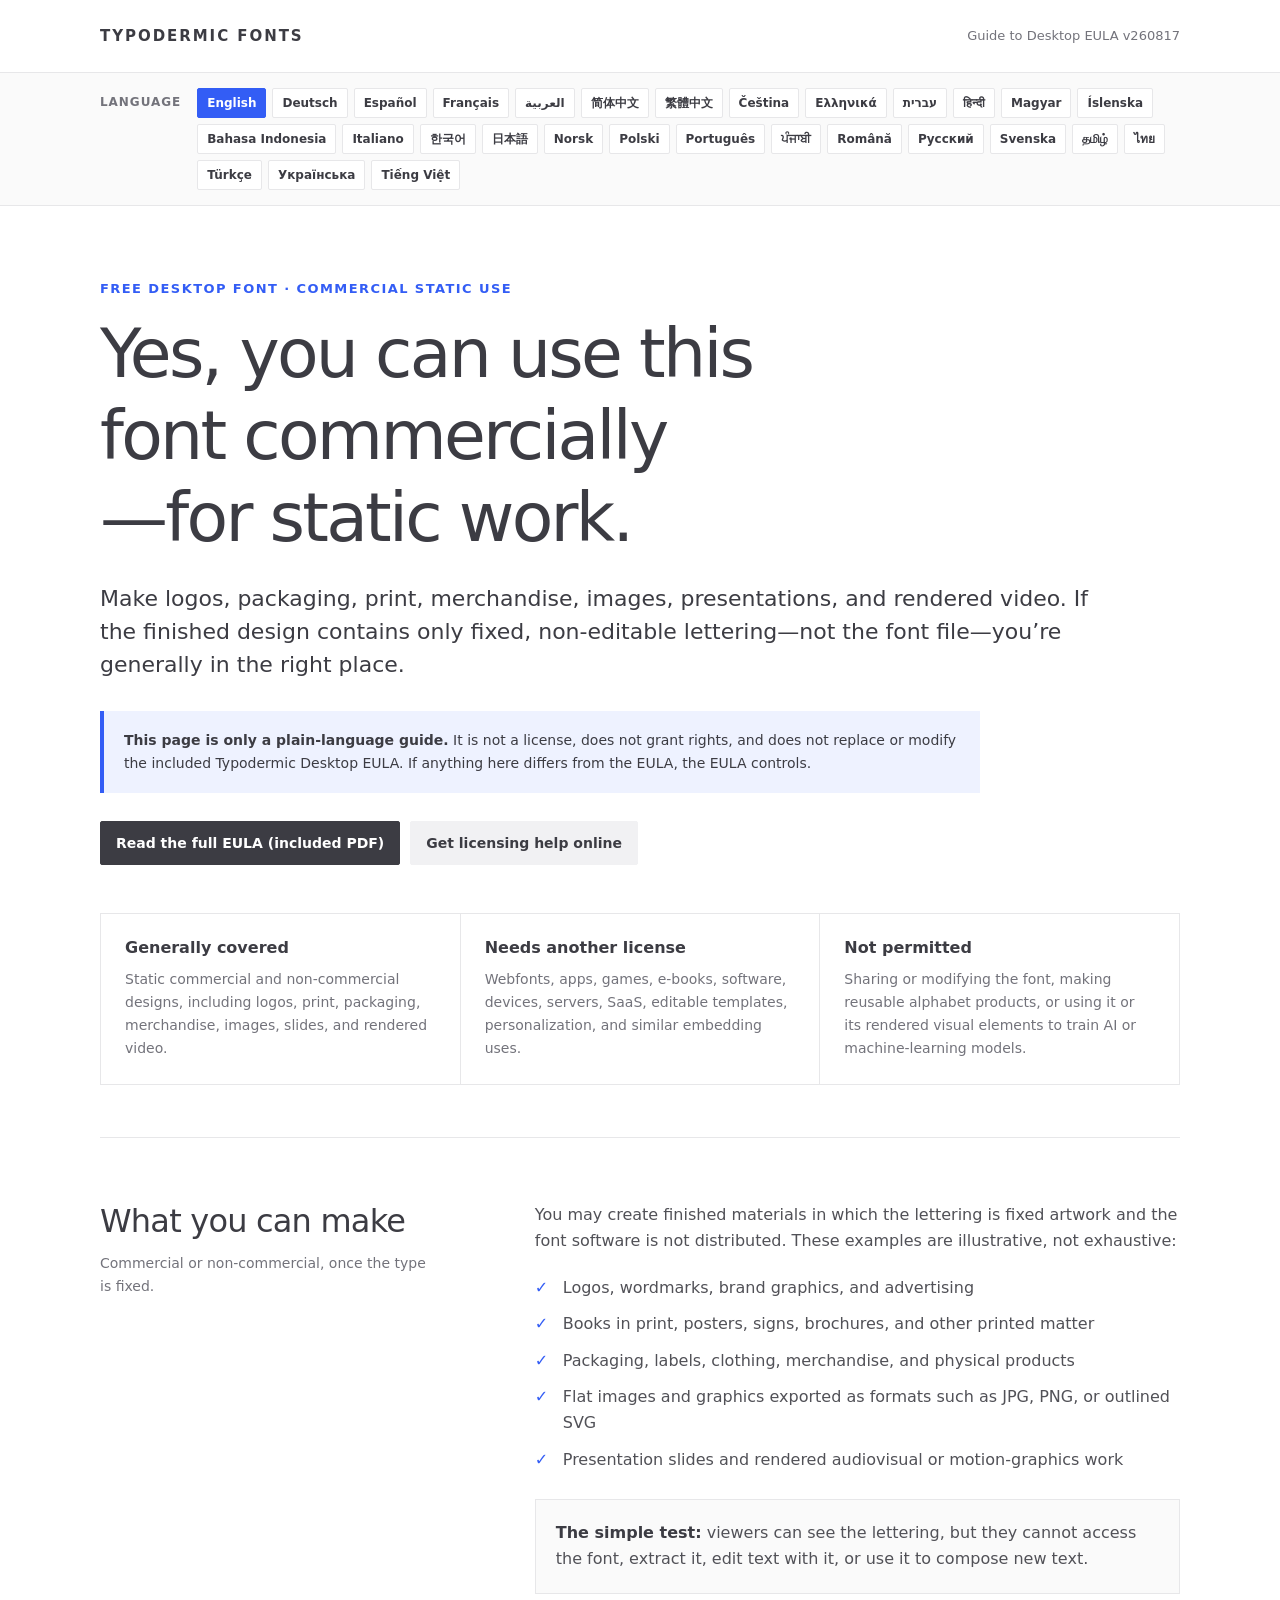
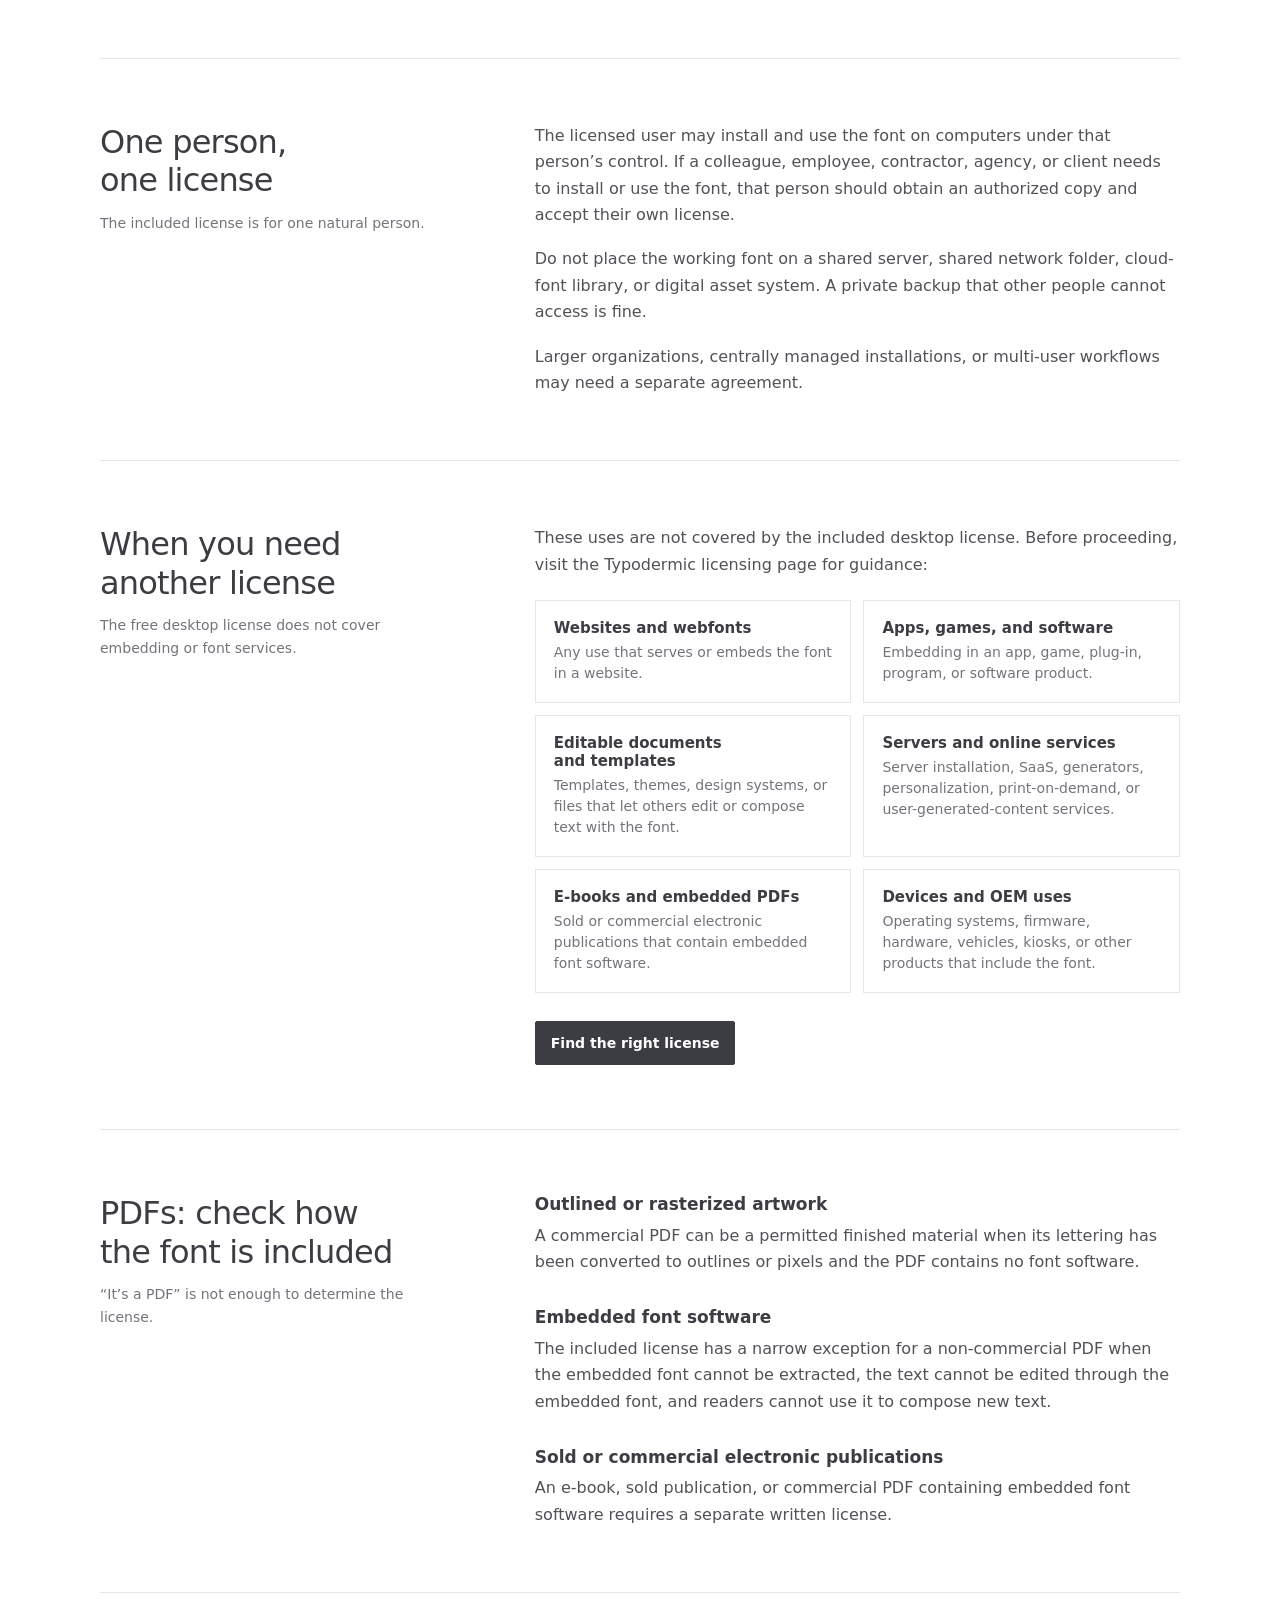
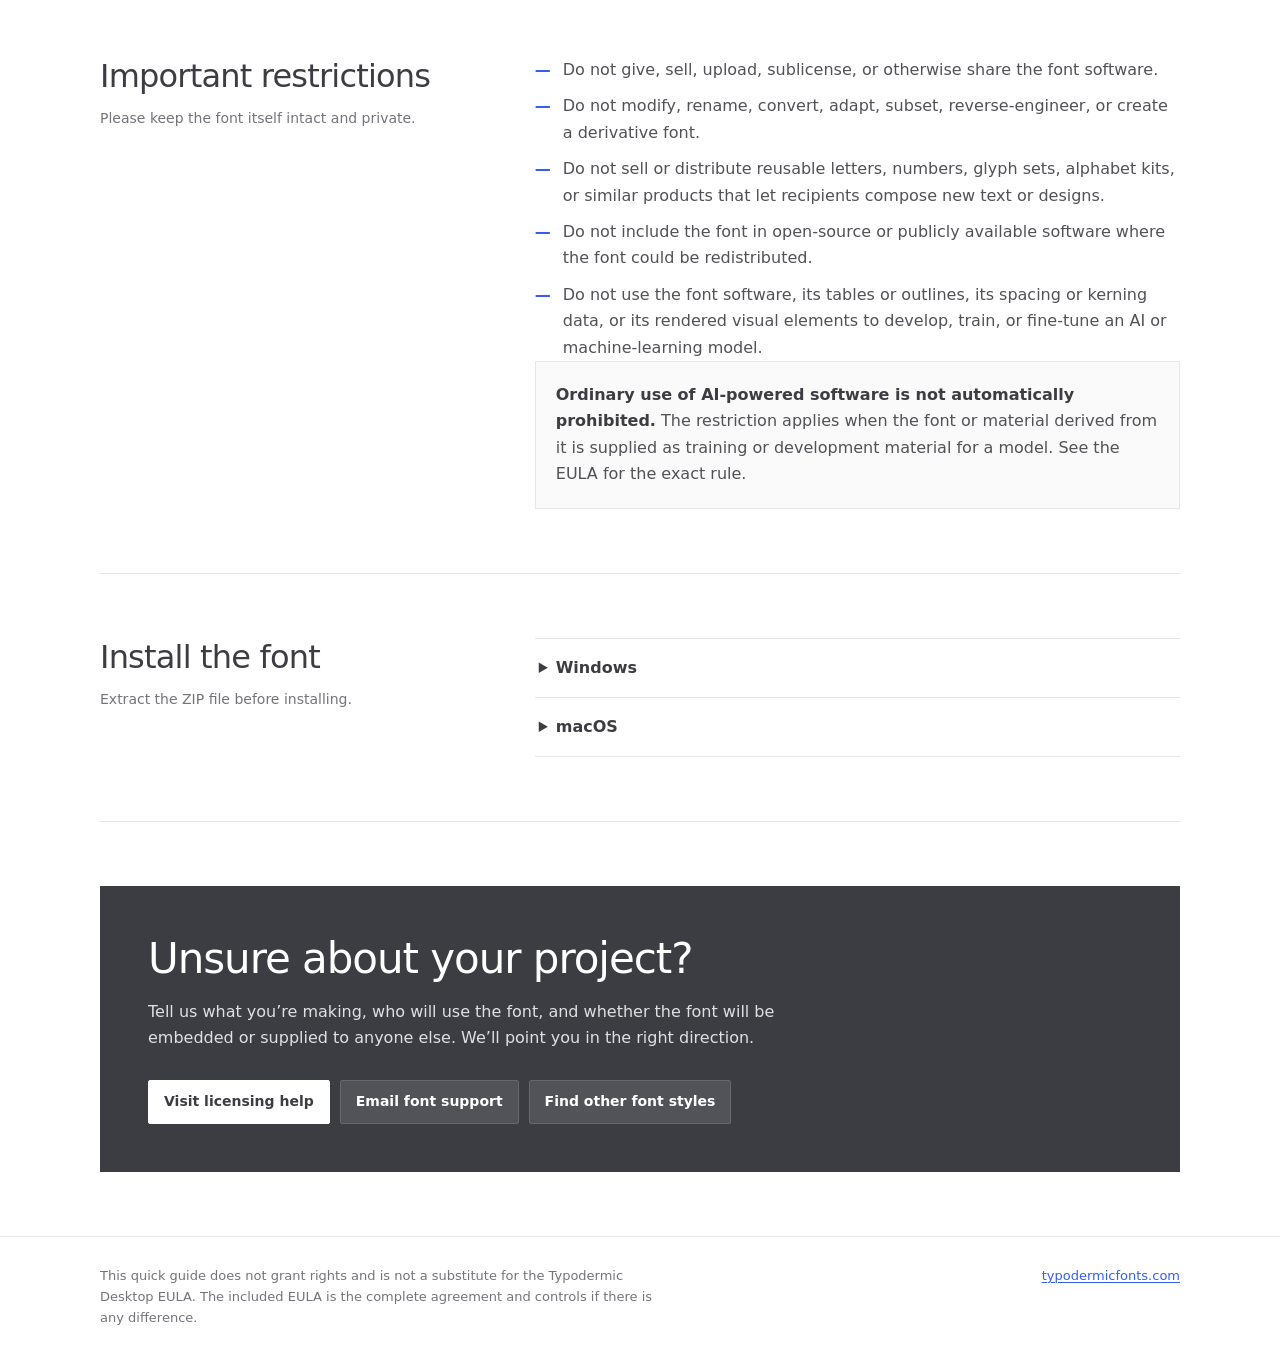
<file: design/fonts/ethnocentric/read-this.html>
<!doctype html>
<html lang="en">
<head>
  <meta charset="utf-8">
  <meta name="viewport" content="width=device-width, initial-scale=1">
  <meta name="theme-color" content="#335df5">
  <title>Typodermic Fonts — Free Desktop Font Quick Guide</title>
  <style>
    :root {
      color-scheme: light;
      --blue: #335df5;
      --charcoal: #3c3c43;
      --text: #515157;
      --muted: #73737b;
      --control: #f1f1f3;
      --line: #e7e7e9;
      --white: #ffffff;
      --soft-blue: #eef2ff;
      --radius: 2px;
      --shell: min(calc(100% - 48px), 1080px);
      --reading: 72ch;
    }

    * {
      box-sizing: border-box;
    }

    html {
      scroll-behavior: smooth;
    }

    body {
      margin: 0;
      background: var(--white);
      color: var(--text);
      font-family: system-ui, -apple-system, BlinkMacSystemFont, "Segoe UI", Helvetica, Arial, sans-serif;
      font-size: 16px;
      line-height: 1.65;
      -webkit-font-smoothing: antialiased;
      text-rendering: optimizeLegibility;
    }

    a {
      color: var(--blue);
      text-decoration-thickness: 1px;
      text-underline-offset: 0.18em;
    }

    a:hover {
      text-decoration-thickness: 2px;
    }

    a:focus-visible,
    summary:focus-visible {
      outline: 2px solid var(--blue);
      outline-offset: 3px;
    }

    .site-header {
      border-bottom: 1px solid var(--line);
    }

    .header-inner,
    .language-inner,
    main,
    .footer-inner {
      width: var(--shell);
      margin-inline: auto;
    }

    .header-inner {
      min-height: 72px;
      display: flex;
      align-items: center;
      justify-content: space-between;
      gap: 24px;
    }

    .wordmark {
      color: var(--charcoal);
      font-size: 15px;
      font-weight: 800;
      letter-spacing: 0.13em;
      line-height: 1;
      text-decoration: none;
      white-space: nowrap;
    }

    .wordmark:hover {
      color: var(--blue);
      text-decoration: none;
    }

    .header-note {
      color: var(--muted);
      font-size: 13px;
      text-align: right;
    }

    .language-bar {
      border-bottom: 1px solid var(--line);
      background: #fafafa;
    }

    .language-inner {
      display: flex;
      align-items: flex-start;
      gap: 16px;
      padding: 15px 0;
    }

    .language-label {
      flex: 0 0 auto;
      margin: 5px 0 0;
      color: var(--muted);
      font-size: 12px;
      font-weight: 750;
      letter-spacing: 0.08em;
      text-transform: uppercase;
    }

    .language-buttons {
      display: flex;
      flex-wrap: wrap;
      gap: 6px;
    }

    .language-button {
      min-height: 30px;
      padding: 5px 9px;
      border: 1px solid var(--line);
      border-radius: var(--radius);
      background: var(--white);
      color: var(--charcoal);
      font: inherit;
      font-size: 12px;
      font-weight: 650;
      line-height: 1.2;
      cursor: pointer;
    }

    .language-button:hover,
    .language-button:focus-visible,
    .language-button[aria-pressed="true"] {
      border-color: var(--blue);
      background: var(--blue);
      color: var(--white);
    }

    .language-button:focus-visible {
      outline: 2px solid var(--blue);
      outline-offset: 2px;
    }

    .sr-only {
      position: absolute;
      width: 1px;
      height: 1px;
      padding: 0;
      margin: -1px;
      overflow: hidden;
      clip: rect(0, 0, 0, 0);
      white-space: nowrap;
      border: 0;
    }

    .hero {
      padding: 72px 0 52px;
      border-bottom: 1px solid var(--line);
    }

    .eyebrow {
      margin: 0 0 14px;
      color: var(--blue);
      font-size: 13px;
      font-weight: 750;
      letter-spacing: 0.11em;
      text-transform: uppercase;
    }

    h1,
    h2,
    h3 {
      color: var(--charcoal);
      line-height: 1.2;
      text-wrap: balance;
    }

    h1 {
      max-width: 820px;
      margin: 0;
      font-size: clamp(36px, 5.8vw, 68px);
      font-weight: 450;
      letter-spacing: -0.04em;
    }

    .intro {
      max-width: var(--reading);
      margin: 24px 0 0;
      color: var(--charcoal);
      font-size: clamp(18px, 2.2vw, 22px);
      line-height: 1.5;
    }

    .legal-notice {
      max-width: 880px;
      margin-top: 30px;
      padding: 18px 20px;
      background: var(--soft-blue);
      border-inline-start: 4px solid var(--blue);
      color: var(--charcoal);
      font-size: 14px;
    }

    .legal-notice strong {
      font-weight: 750;
    }

    .actions {
      display: flex;
      flex-wrap: wrap;
      gap: 10px;
      margin-top: 28px;
    }

    .button {
      display: inline-flex;
      min-height: 44px;
      align-items: center;
      justify-content: center;
      padding: 10px 15px;
      border: 1px solid var(--charcoal);
      border-radius: var(--radius);
      background: var(--charcoal);
      color: var(--white);
      font-size: 14px;
      font-weight: 700;
      line-height: 1.2;
      text-align: center;
      text-decoration: none;
    }

    .button.secondary {
      border-color: var(--control);
      background: var(--control);
      color: var(--charcoal);
    }

    .button:hover,
    .button:focus-visible {
      border-color: var(--blue);
      background: var(--blue);
      color: var(--white);
      text-decoration: none;
    }

    .summary-grid {
      display: grid;
      grid-template-columns: repeat(3, minmax(0, 1fr));
      gap: 1px;
      margin-top: 48px;
      background: var(--line);
      border: 1px solid var(--line);
    }

    .summary-card {
      min-width: 0;
      padding: 24px;
      background: var(--white);
    }

    .summary-card h2 {
      margin: 0 0 10px;
      font-size: 16px;
      font-weight: 750;
    }

    .summary-card p {
      margin: 0;
      color: var(--muted);
      font-size: 14px;
    }

    .section {
      display: grid;
      grid-template-columns: minmax(180px, 0.34fr) minmax(0, 0.66fr);
      gap: clamp(36px, 8vw, 110px);
      padding: 64px 0;
      border-bottom: 1px solid var(--line);
    }

    .section-heading h2 {
      margin: 0;
      font-size: clamp(23px, 3vw, 32px);
      font-weight: 500;
      letter-spacing: -0.025em;
    }

    .section-heading p {
      margin: 12px 0 0;
      color: var(--muted);
      font-size: 14px;
    }

    .section-body > :first-child {
      margin-top: 0;
    }

    .section-body > :last-child {
      margin-bottom: 0;
    }

    .section-body h3 {
      margin: 32px 0 8px;
      font-size: 17px;
      font-weight: 750;
    }

    .section-body p {
      max-width: var(--reading);
      margin: 0 0 18px;
    }

    .plain-list,
    .cross-list {
      display: grid;
      gap: 10px;
      max-width: var(--reading);
      margin: 20px 0 0;
      padding: 0;
      list-style: none;
    }

    .plain-list li,
    .cross-list li {
      position: relative;
      padding-inline-start: 28px;
    }

    .plain-list li::before,
    .cross-list li::before {
      position: absolute;
      inset-inline-start: 0;
      color: var(--blue);
      font-weight: 800;
    }

    .plain-list li::before {
      content: "✓";
    }

    .cross-list li::before {
      content: "—";
    }

    .callout {
      max-width: var(--reading);
      margin: 26px 0;
      padding: 20px;
      border: 1px solid var(--line);
      background: #fafafa;
    }

    .callout strong {
      color: var(--charcoal);
    }

    .license-grid {
      display: grid;
      grid-template-columns: repeat(2, minmax(0, 1fr));
      gap: 12px;
      margin-top: 22px;
    }

    .license-item {
      padding: 18px;
      border: 1px solid var(--line);
    }

    .license-item h3 {
      margin: 0 0 5px;
      font-size: 15px;
    }

    .license-item p {
      margin: 0;
      color: var(--muted);
      font-size: 14px;
      line-height: 1.5;
    }

    details {
      max-width: var(--reading);
      border-top: 1px solid var(--line);
    }

    details:last-of-type {
      border-bottom: 1px solid var(--line);
    }

    summary {
      padding: 16px 4px;
      color: var(--charcoal);
      cursor: pointer;
      font-weight: 700;
    }

    details p {
      margin: 0;
      padding: 0 4px 18px;
      font-size: 14px;
    }

    .help-panel {
      margin: 64px 0;
      padding: clamp(26px, 5vw, 48px);
      background: var(--charcoal);
      color: var(--white);
    }

    .help-panel h2 {
      margin: 0;
      color: var(--white);
      font-size: clamp(27px, 4vw, 42px);
      font-weight: 450;
      letter-spacing: -0.025em;
    }

    .help-panel p {
      max-width: 62ch;
      margin: 14px 0 0;
      color: #e0e0e3;
    }

    .help-panel .button {
      border-color: var(--white);
      background: var(--white);
      color: var(--charcoal);
    }

    .help-panel .button.secondary {
      border-color: #67676e;
      background: #525259;
      color: var(--white);
    }

    .help-panel .button:hover,
    .help-panel .button:focus-visible {
      border-color: var(--blue);
      background: var(--blue);
      color: var(--white);
    }

    .site-footer {
      border-top: 1px solid var(--line);
    }

    .footer-inner {
      display: flex;
      justify-content: space-between;
      gap: 32px;
      padding: 28px 0 40px;
      color: var(--muted);
      font-size: 13px;
    }

    .footer-inner p {
      max-width: 70ch;
      margin: 0;
    }

    .footer-inner a {
      white-space: nowrap;
    }

    @media (max-width: 760px) {
      :root {
        --shell: min(calc(100% - 32px), 1080px);
      }

      .header-inner {
        min-height: 64px;
      }

      .header-note {
        display: none;
      }

      .language-inner {
        flex-direction: column;
        gap: 9px;
      }

      .language-label {
        margin-top: 0;
      }

      .hero {
        padding: 48px 0 36px;
      }

      .summary-grid,
      .section,
      .license-grid {
        grid-template-columns: 1fr;
      }

      .section {
        gap: 24px;
        padding: 46px 0;
      }

      .summary-card {
        padding: 20px;
      }

      .footer-inner {
        flex-direction: column;
        gap: 14px;
      }
    }

    @media (prefers-reduced-motion: reduce) {
      html {
        scroll-behavior: auto;
      }
    }

    @media print {
      :root {
        --shell: 100%;
      }

      body {
        color: #000;
        font-size: 11pt;
      }

      .site-header,
      .actions,
      .help-panel,
      .footer-link {
        display: none;
      }

      .hero,
      .section {
        padding: 24px 0;
      }

      .summary-grid,
      .license-grid {
        break-inside: avoid;
      }

      a {
        color: inherit;
      }
    }
  </style>
</head>
<body>
  <header class="site-header">
    <div class="header-inner">
      <a class="wordmark" href="https://typodermicfonts.com/">TYPODERMIC FONTS</a>
      <div class="header-note" data-i18n="headerNote">Guide to Desktop EULA v260817</div>
    </div>
  </header>

  <nav class="language-bar" aria-label="Choose a language" dir="ltr">
    <div class="language-inner">
      <p class="language-label" data-i18n="languageLabel">Language</p>
      <div class="language-buttons">
        <button class="language-button" type="button" data-lang="en" aria-pressed="true">English</button>
        <button class="language-button" type="button" data-lang="de" aria-pressed="false">Deutsch</button>
        <button class="language-button" type="button" data-lang="es" aria-pressed="false">Español</button>
        <button class="language-button" type="button" data-lang="fr" aria-pressed="false">Français</button>
        <button class="language-button" type="button" data-lang="ar" aria-pressed="false">العربية</button>
        <button class="language-button" type="button" data-lang="zh-Hans" aria-pressed="false">简体中文</button>
        <button class="language-button" type="button" data-lang="zh-Hant" aria-pressed="false">繁體中文</button>
        <button class="language-button" type="button" data-lang="cs" aria-pressed="false">Čeština</button>
        <button class="language-button" type="button" data-lang="el" aria-pressed="false">Ελληνικά</button>
        <button class="language-button" type="button" data-lang="he" aria-pressed="false">עברית</button>
        <button class="language-button" type="button" data-lang="hi" aria-pressed="false">हिन्दी</button>
        <button class="language-button" type="button" data-lang="hu" aria-pressed="false">Magyar</button>
        <button class="language-button" type="button" data-lang="is" aria-pressed="false">Íslenska</button>
        <button class="language-button" type="button" data-lang="id" aria-pressed="false">Bahasa Indonesia</button>
        <button class="language-button" type="button" data-lang="it" aria-pressed="false">Italiano</button>
        <button class="language-button" type="button" data-lang="ko" aria-pressed="false">한국어</button>
        <button class="language-button" type="button" data-lang="ja" aria-pressed="false">日本語</button>
        <button class="language-button" type="button" data-lang="no" aria-pressed="false">Norsk</button>
        <button class="language-button" type="button" data-lang="pl" aria-pressed="false">Polski</button>
        <button class="language-button" type="button" data-lang="pt" aria-pressed="false">Português</button>
        <button class="language-button" type="button" data-lang="pa" aria-pressed="false">ਪੰਜਾਬੀ</button>
        <button class="language-button" type="button" data-lang="ro" aria-pressed="false">Română</button>
        <button class="language-button" type="button" data-lang="ru" aria-pressed="false">Русский</button>
        <button class="language-button" type="button" data-lang="sv" aria-pressed="false">Svenska</button>
        <button class="language-button" type="button" data-lang="ta" aria-pressed="false">தமிழ்</button>
        <button class="language-button" type="button" data-lang="th" aria-pressed="false">ไทย</button>
        <button class="language-button" type="button" data-lang="tr" aria-pressed="false">Türkçe</button>
        <button class="language-button" type="button" data-lang="uk" aria-pressed="false">Українська</button>
        <button class="language-button" type="button" data-lang="vi" aria-pressed="false">Tiếng Việt</button>
      </div>
      <span class="sr-only" id="language-status" aria-live="polite"></span>
    </div>
  </nav>

  <noscript><p class="legal-notice">Language switching requires JavaScript. The English guide remains available below.</p></noscript>

  <main id="guide-content">
    <section class="hero" aria-labelledby="page-title">
      <p class="eyebrow" data-i18n="eyebrow">Free desktop font · commercial static use</p>
      <h1 id="page-title" data-i18n="pageHeading">Yes, you can use this font commercially—for static work.</h1>
      <p class="intro" data-i18n="intro">Make logos, packaging, print, merchandise, images, presentations, and rendered video. If the finished design contains only fixed, non-editable lettering—not the font file—you’re generally in the right place.</p>

      <div class="legal-notice" role="note">
        <strong data-i18n="noticeLead">This page is only a plain-language guide.</strong> <span data-i18n="noticeText">It is not a license, does not grant rights, and does not replace or modify the included Typodermic Desktop EULA. If anything here differs from the EULA, the EULA controls.</span>
      </div>

      <div class="actions">
        <a class="button" href="Typodermic Desktop EULA 2026.pdf" data-i18n="eulaButton">Read the full EULA (included PDF)</a>
        <a class="button secondary" href="https://typodermicfonts.com/license/" data-i18n="helpOnlineButton">Get licensing help online</a>
      </div>

      <div class="summary-grid">
        <article class="summary-card">
          <h2 data-i18n="coveredTitle">Generally covered</h2>
          <p data-i18n="coveredText">Static commercial and non-commercial designs, including logos, print, packaging, merchandise, images, slides, and rendered video.</p>
        </article>
        <article class="summary-card">
          <h2 data-i18n="anotherTitle">Needs another license</h2>
          <p data-i18n="anotherText">Webfonts, apps, games, e-books, software, devices, servers, SaaS, editable templates, personalization, and similar embedding uses.</p>
        </article>
        <article class="summary-card">
          <h2 data-i18n="notPermittedTitle">Not permitted</h2>
          <p data-i18n="notPermittedText">Sharing or modifying the font, making reusable alphabet products, or using it or its rendered visual elements to train AI or machine-learning models.</p>
        </article>
      </div>
    </section>

    <section class="section" aria-labelledby="make-heading">
      <div class="section-heading">
        <h2 id="make-heading" data-i18n="makeHeading">What you can make</h2>
        <p data-i18n="makeSubheading">Commercial or non-commercial, once the type is fixed.</p>
      </div>
      <div class="section-body" data-i18n-html="makeBody">
        <p>You may create finished materials in which the lettering is fixed artwork and the font software is not distributed. These examples are illustrative, not exhaustive:</p>
        <ul class="plain-list">
          <li>Logos, wordmarks, brand graphics, and advertising</li>
          <li>Books in print, posters, signs, brochures, and other printed matter</li>
          <li>Packaging, labels, clothing, merchandise, and physical products</li>
          <li>Flat images and graphics exported as formats such as JPG, PNG, or outlined SVG</li>
          <li>Presentation slides and rendered audiovisual or motion-graphics work</li>
        </ul>
        <div class="callout">
          <strong>The simple test:</strong> viewers can see the lettering, but they cannot access the font, extract it, edit text with it, or use it to compose new text.
        </div>
      </div>
    </section>

    <section class="section" aria-labelledby="user-heading">
      <div class="section-heading">
        <h2 id="user-heading" data-i18n="userHeading">One person, one license</h2>
        <p data-i18n="userSubheading">The included license is for one natural person.</p>
      </div>
      <div class="section-body" data-i18n-html="userBody">
        <p>The licensed user may install and use the font on computers under that person’s control. If a colleague, employee, contractor, agency, or client needs to install or use the font, that person should obtain an authorized copy and accept their own license.</p>
        <p>Do not place the working font on a shared server, shared network folder, cloud-font library, or digital asset system. A private backup that other people cannot access is fine.</p>
        <p>Larger organizations, centrally managed installations, or multi-user workflows may need a separate agreement.</p>
      </div>
    </section>

    <section class="section" aria-labelledby="different-heading">
      <div class="section-heading">
        <h2 id="different-heading" data-i18n="differentHeading">When you need another license</h2>
        <p data-i18n="differentSubheading">The free desktop license does not cover embedding or font services.</p>
      </div>
      <div class="section-body" data-i18n-html="differentBody">
        <p>These uses are not covered by the included desktop license. Before proceeding, visit the Typodermic licensing page for guidance:</p>
        <div class="license-grid">
          <article class="license-item">
            <h3>Websites and webfonts</h3>
            <p>Any use that serves or embeds the font in a website.</p>
          </article>
          <article class="license-item">
            <h3>Apps, games, and software</h3>
            <p>Embedding in an app, game, plug-in, program, or software product.</p>
          </article>
          <article class="license-item">
            <h3>Editable documents and templates</h3>
            <p>Templates, themes, design systems, or files that let others edit or compose text with the font.</p>
          </article>
          <article class="license-item">
            <h3>Servers and online services</h3>
            <p>Server installation, SaaS, generators, personalization, print-on-demand, or user-generated-content services.</p>
          </article>
          <article class="license-item">
            <h3>E-books and embedded PDFs</h3>
            <p>Sold or commercial electronic publications that contain embedded font software.</p>
          </article>
          <article class="license-item">
            <h3>Devices and OEM uses</h3>
            <p>Operating systems, firmware, hardware, vehicles, kiosks, or other products that include the font.</p>
          </article>
        </div>
        <div class="actions">
          <a class="button" href="https://typodermicfonts.com/license/">Find the right license</a>
        </div>
      </div>
    </section>

    <section class="section" aria-labelledby="pdf-heading">
      <div class="section-heading">
        <h2 id="pdf-heading" data-i18n="pdfHeading">PDFs: check how the font is included</h2>
        <p data-i18n="pdfSubheading">“It’s a PDF” is not enough to determine the license.</p>
      </div>
      <div class="section-body" data-i18n-html="pdfBody">
        <h3>Outlined or rasterized artwork</h3>
        <p>A commercial PDF can be a permitted finished material when its lettering has been converted to outlines or pixels and the PDF contains no font software.</p>

        <h3>Embedded font software</h3>
        <p>The included license has a narrow exception for a non-commercial PDF when the embedded font cannot be extracted, the text cannot be edited through the embedded font, and readers cannot use it to compose new text.</p>

        <h3>Sold or commercial electronic publications</h3>
        <p>An e-book, sold publication, or commercial PDF containing embedded font software requires a separate written license.</p>
      </div>
    </section>

    <section class="section" aria-labelledby="limits-heading">
      <div class="section-heading">
        <h2 id="limits-heading" data-i18n="limitsHeading">Important restrictions</h2>
        <p data-i18n="limitsSubheading">Please keep the font itself intact and private.</p>
      </div>
      <div class="section-body" data-i18n-html="limitsBody">
        <ul class="cross-list">
          <li>Do not give, sell, upload, sublicense, or otherwise share the font software.</li>
          <li>Do not modify, rename, convert, adapt, subset, reverse-engineer, or create a derivative font.</li>
          <li>Do not sell or distribute reusable letters, numbers, glyph sets, alphabet kits, or similar products that let recipients compose new text or designs.</li>
          <li>Do not include the font in open-source or publicly available software where the font could be redistributed.</li>
          <li>Do not use the font software, its tables or outlines, its spacing or kerning data, or its rendered visual elements to develop, train, or fine-tune an AI or machine-learning model.</li>
        </ul>
        <p class="callout"><strong>Ordinary use of AI-powered software is not automatically prohibited.</strong> The restriction applies when the font or material derived from it is supplied as training or development material for a model. See the EULA for the exact rule.</p>
      </div>
    </section>

    <section class="section" aria-labelledby="install-heading">
      <div class="section-heading">
        <h2 id="install-heading" data-i18n="installHeading">Install the font</h2>
        <p data-i18n="installSubheading">Extract the ZIP file before installing.</p>
      </div>
      <div class="section-body" data-i18n-html="installBody">
        <details>
          <summary>Windows</summary>
          <p>Extract the ZIP file, select the font files, right-click, and choose <strong>Install</strong>. Depending on your version of Windows, you can also open a font file and select <strong>Install</strong>.</p>
        </details>
        <details>
          <summary>macOS</summary>
          <p>Extract the ZIP file, double-click a font file, and choose <strong>Install Font</strong> in Font Book.</p>
        </details>
      </div>
    </section>

    <section class="help-panel" aria-labelledby="help-heading">
      <h2 id="help-heading" data-i18n="helpHeading">Unsure about your project?</h2>
      <p data-i18n="helpText">Tell us what you’re making, who will use the font, and whether the font will be embedded or supplied to anyone else. We’ll point you in the right direction.</p>
      <div class="actions">
        <a class="button" href="https://typodermicfonts.com/license/" data-i18n="helpVisit">Visit licensing help</a>
        <a class="button secondary" href="mailto:fontsupport@typodermicfonts.com" data-i18n="helpEmail">Email font support</a>
        <a class="button secondary" href="https://typodermicfonts.com/search/" data-i18n="helpStyles">Find other font styles</a>
      </div>
    </section>
  </main>

  <footer class="site-footer">
    <div class="footer-inner">
      <p data-i18n="footerText">This quick guide does not grant rights and is not a substitute for the Typodermic Desktop EULA. The included EULA is the complete agreement and controls if there is any difference.</p>
      <a class="footer-link" href="https://typodermicfonts.com/">typodermicfonts.com</a>
    </div>
  </footer>
  <script>
    (() => {
      "use strict";

      const escapeHtml = (value) => String(value).replace(/[&<>"']/g, (character) => ({
        "&": "&amp;",
        "<": "&lt;",
        ">": "&gt;",
        "\"": "&quot;",
        "'": "&#039;"
      })[character]);

      function makeBody(introduction, items, calloutLead, calloutText) {
        return `<p>${escapeHtml(introduction)}</p><ul class="plain-list">${items.map((item) => `<li>${escapeHtml(item)}</li>`).join("")}</ul><div class="callout"><strong>${escapeHtml(calloutLead)}</strong> ${escapeHtml(calloutText)}</div>`;
      }

      function userBody(paragraphs) {
        return paragraphs.map((paragraph) => `<p>${escapeHtml(paragraph)}</p>`).join("");
      }

      function differentBody(introduction, items, buttonText) {
        return `<p>${escapeHtml(introduction)}</p><div class="license-grid">${items.map(([heading, text]) => `<article class="license-item"><h3>${escapeHtml(heading)}</h3><p>${escapeHtml(text)}</p></article>`).join("")}</div><div class="actions"><a class="button" href="https://typodermicfonts.com/license/">${escapeHtml(buttonText)}</a></div>`;
      }

      function pdfBody(items) {
        return items.map(([heading, text]) => `<h3>${escapeHtml(heading)}</h3><p>${escapeHtml(text)}</p>`).join("");
      }

      function limitsBody(items, calloutLead, calloutText) {
        return `<ul class="cross-list">${items.map((item) => `<li>${escapeHtml(item)}</li>`).join("")}</ul><p class="callout"><strong>${escapeHtml(calloutLead)}</strong> ${escapeHtml(calloutText)}</p>`;
      }

      function installBody(windowsLabel, windowsText, macLabel, macText) {
        return `<details><summary>${escapeHtml(windowsLabel)}</summary><p>${escapeHtml(windowsText)}</p></details><details><summary>${escapeHtml(macLabel)}</summary><p>${escapeHtml(macText)}</p></details>`;
      }

      const translations = {
        de: {
          pageTitle: "Typodermic Fonts — Kurzübersicht zur kostenlosen Desktop-Schrift",
          headerNote: "Leitfaden zur Desktop-EULA v260817",
          languageLabel: "Sprache",
          eyebrow: "Kostenlose Desktop-Schrift · kommerzielle statische Nutzung",
          pageHeading: "Ja, Sie dürfen diese Schrift kommerziell verwenden — für statische Arbeiten.",
          intro: "Erstellen Sie Logos, Verpackungen, Drucksachen, Merchandising-Artikel, Bilder, Präsentationen und gerenderte Videos. Wenn der fertige Entwurf nur feste, nicht bearbeitbare Schriftzüge enthält — und nicht die Schriftdatei — liegen Sie im Allgemeinen richtig.",
          noticeLead: "Diese Seite ist nur ein Leitfaden in verständlicher Sprache.",
          noticeText: "Sie ist keine Lizenz, gewährt keine Rechte und ersetzt oder ändert die beigefügte Typodermic Desktop-EULA nicht. Bei Abweichungen gilt die EULA.",
          eulaButton: "Vollständige EULA lesen (beigefügte PDF)",
          helpOnlineButton: "Online-Hilfe zur Lizenzierung",
          coveredTitle: "Im Allgemeinen abgedeckt",
          coveredText: "Statische kommerzielle und nicht kommerzielle Entwürfe, darunter Logos, Drucksachen, Verpackungen, Waren, Bilder, Folien und gerenderte Videos.",
          anotherTitle: "Andere Lizenz erforderlich",
          anotherText: "Webfonts, Apps, Spiele, E-Books, Software, Geräte, Server, SaaS, bearbeitbare Vorlagen, Personalisierung und ähnliche Einbettungen.",
          notPermittedTitle: "Nicht gestattet",
          notPermittedText: "Die Schrift weiterzugeben oder zu verändern, wiederverwendbare Alphabetprodukte herzustellen oder sie beziehungsweise daraus gerenderte visuelle Elemente zum Trainieren von KI- oder Machine-Learning-Modellen zu verwenden.",
          makeHeading: "Was Sie erstellen dürfen",
          makeSubheading: "Kommerziell oder nicht kommerziell, sobald die Schrift fest eingebunden ist.",
          makeBody: makeBody("Sie dürfen fertige Materialien erstellen, in denen die Schrift als festes Artwork vorliegt und die Schriftsoftware nicht verbreitet wird. Die folgenden Beispiele sind nicht abschließend:", ["Logos, Wortmarken, Markengrafiken und Werbung", "Gedruckte Bücher, Poster, Schilder, Broschüren und andere Drucksachen", "Verpackungen, Etiketten, Kleidung, Merchandising-Artikel und physische Produkte", "Flache Bilder und Grafiken, exportiert etwa als JPG, PNG oder in Pfade umgewandelte SVG", "Präsentationsfolien und gerenderte audiovisuelle oder Motion-Graphics-Arbeiten"], "Der einfache Test:", "Betrachter können die Schrift sehen, aber weder auf die Schrift zugreifen oder sie extrahieren noch Text damit bearbeiten oder neu setzen."),
          userHeading: "Eine Person, eine Lizenz",
          userSubheading: "Die beigefügte Lizenz gilt für eine natürliche Person.",
          userBody: userBody(["Der lizenzierte Benutzer darf die Schrift auf Computern installieren und verwenden, die seiner Kontrolle unterliegen. Muss ein Kollege, Mitarbeiter, Auftragnehmer, eine Agentur oder ein Kunde die Schrift installieren oder verwenden, sollte diese Person eine autorisierte Kopie beziehen und eine eigene Lizenz annehmen.", "Legen Sie die verwendbare Schrift nicht auf einem gemeinsam genutzten Server, in einem Netzwerkordner, einer Cloud-Schriftbibliothek oder einem Digital-Asset-System ab. Eine private Sicherungskopie, auf die andere Personen nicht zugreifen können, ist zulässig.", "Größere Unternehmen, zentral verwaltete Installationen oder Arbeitsabläufe mit mehreren Benutzern können eine gesonderte Vereinbarung erfordern."]),
          differentHeading: "Wann Sie eine andere Lizenz benötigen",
          differentSubheading: "Die kostenlose Desktop-Lizenz deckt Einbettungen und Schriftdienste nicht ab.",
          differentBody: differentBody("Diese Nutzungen sind von der beigefügten Desktop-Lizenz nicht abgedeckt. Besuchen Sie vorab die Typodermic-Lizenzierungsseite:", [["Websites und Webfonts", "Jede Nutzung, bei der die Schrift über eine Website bereitgestellt oder darin eingebettet wird."], ["Apps, Spiele und Software", "Einbettung in eine App, ein Spiel, Plug-in, Programm oder Softwareprodukt."], ["Bearbeitbare Dokumente und Vorlagen", "Vorlagen, Designs, Gestaltungssysteme oder Dateien, mit denen andere Text in der Schrift bearbeiten oder setzen können."], ["Server und Onlinedienste", "Serverinstallation, SaaS, Generatoren, Personalisierung, Print-on-Demand oder Dienste für nutzergenerierte Inhalte."], ["E-Books und eingebettete PDFs", "Verkaufte oder kommerzielle elektronische Publikationen, die eingebettete Schriftsoftware enthalten."], ["Geräte und OEM-Nutzungen", "Betriebssysteme, Firmware, Hardware, Fahrzeuge, Kioske oder andere Produkte, die die Schrift enthalten."]], "Die passende Lizenz finden"),
          pdfHeading: "PDFs: Prüfen Sie, wie die Schrift enthalten ist",
          pdfSubheading: "„Es ist eine PDF“ reicht zur Bestimmung der Lizenz nicht aus.",
          pdfBody: pdfBody([["In Pfade umgewandeltes oder gerastertes Artwork", "Eine kommerzielle PDF kann ein zulässiges fertiges Material sein, wenn die Schriftzüge in Pfade oder Pixel umgewandelt wurden und die PDF keine Schriftsoftware enthält."], ["Eingebettete Schriftsoftware", "Die beigefügte Lizenz enthält eine enge Ausnahme für eine nicht kommerzielle PDF, wenn die eingebettete Schrift nicht extrahiert werden kann, der Text damit nicht bearbeitet werden kann und Leser sie nicht zum Setzen neuen Textes verwenden können."], ["Verkaufte oder kommerzielle elektronische Publikationen", "Ein E-Book, eine verkaufte Publikation oder eine kommerzielle PDF mit eingebetteter Schriftsoftware erfordert eine gesonderte schriftliche Lizenz."]]),
          limitsHeading: "Wichtige Einschränkungen",
          limitsSubheading: "Bitte halten Sie die Schrift selbst unverändert und privat.",
          limitsBody: limitsBody(["Geben, verkaufen, veröffentlichen, unterlizenzieren oder teilen Sie die Schriftsoftware nicht und laden Sie sie nicht hoch.", "Verändern, benennen, konvertieren, bearbeiten, reduzieren oder rekonstruieren Sie die Schrift nicht und erstellen Sie keine abgeleitete Schrift.", "Verkaufen oder verbreiten Sie keine wiederverwendbaren Buchstaben, Zahlen, Glyphensätze, Alphabet-Bausätze oder ähnliche Produkte, mit denen Empfänger neue Texte oder Designs zusammensetzen können.", "Nehmen Sie die Schrift nicht in Open-Source- oder öffentlich verfügbare Software auf, wenn sie dadurch weiterverbreitet werden könnte.", "Verwenden Sie weder die Schriftsoftware, ihre Tabellen oder Konturen, ihre Abstands- oder Kerningdaten noch daraus gerenderte visuelle Elemente zur Entwicklung, zum Training oder zur Feinabstimmung eines KI- oder Machine-Learning-Modells."], "Die gewöhnliche Verwendung von Software mit KI-Funktionen ist nicht automatisch verboten.", "Die Einschränkung greift, wenn die Schrift oder daraus abgeleitetes Material einem Modell als Trainings- oder Entwicklungsmaterial zugeführt wird. Die genaue Regel steht in der EULA."),
          installHeading: "Schrift installieren",
          installSubheading: "Entpacken Sie vor der Installation die ZIP-Datei.",
          installBody: installBody("Windows", "Entpacken Sie die ZIP-Datei, wählen Sie die Schriftdateien aus, klicken Sie mit der rechten Maustaste und wählen Sie „Installieren“. Je nach Windows-Version können Sie auch eine Schriftdatei öffnen und „Installieren“ wählen.", "macOS", "Entpacken Sie die ZIP-Datei, doppelklicken Sie auf eine Schriftdatei und wählen Sie in der Schriftsammlung „Schrift installieren“."),
          helpHeading: "Unsicher bei Ihrem Projekt?",
          helpText: "Sagen Sie uns, was Sie erstellen, wer die Schrift verwenden wird und ob sie eingebettet oder an andere weitergegeben werden soll. Wir weisen Ihnen den richtigen Weg.",
          helpVisit: "Lizenzierungshilfe besuchen",
          helpEmail: "Schrift-Support kontaktieren",
          helpStyles: "Weitere Schriftschnitte finden",
          footerText: "Dieser Kurzleitfaden gewährt keine Rechte und ersetzt die Typodermic Desktop-EULA nicht. Die beigefügte EULA ist die vollständige Vereinbarung und gilt bei Abweichungen."
        },
        es: {
          pageTitle: "Typodermic Fonts — Guía rápida de la fuente de escritorio gratuita",
          headerNote: "Guía de la EULA de escritorio v260817",
          languageLabel: "Idioma",
          eyebrow: "Fuente de escritorio gratuita · uso comercial estático",
          pageHeading: "Sí, puede usar esta fuente comercialmente, para trabajos estáticos.",
          intro: "Cree logotipos, envases, impresos, artículos promocionales, imágenes, presentaciones y vídeo renderizado. Si el diseño final solo contiene letras fijas y no editables —no el archivo de fuente—, en general está dentro de lo permitido.",
          noticeLead: "Esta página es solo una guía en lenguaje sencillo.",
          noticeText: "No es una licencia, no concede derechos y no sustituye ni modifica la EULA de escritorio de Typodermic incluida. Si existe alguna diferencia, prevalece la EULA.",
          eulaButton: "Leer la EULA completa (PDF incluido)",
          helpOnlineButton: "Obtener ayuda sobre licencias",
          coveredTitle: "Generalmente permitido",
          coveredText: "Diseños estáticos comerciales y no comerciales, incluidos logotipos, impresos, envases, productos, imágenes, diapositivas y vídeo renderizado.",
          anotherTitle: "Requiere otra licencia",
          anotherText: "Fuentes web, aplicaciones, juegos, libros electrónicos, software, dispositivos, servidores, SaaS, plantillas editables, personalización y usos similares con incrustación.",
          notPermittedTitle: "No permitido",
          notPermittedText: "Compartir o modificar la fuente, crear productos de alfabetos reutilizables o usarla, o usar elementos visuales renderizados con ella, para entrenar modelos de IA o aprendizaje automático.",
          makeHeading: "Qué puede crear",
          makeSubheading: "Con fines comerciales o no comerciales, una vez fijadas las letras.",
          makeBody: makeBody("Puede crear materiales terminados en los que las letras sean ilustraciones fijas y no se distribuya el software de fuente. Estos ejemplos son ilustrativos y no exhaustivos:", ["Logotipos, marcas denominativas, gráficos de marca y publicidad", "Libros impresos, carteles, letreros, folletos y otros materiales impresos", "Envases, etiquetas, ropa, artículos promocionales y productos físicos", "Imágenes y gráficos planos exportados como JPG, PNG o SVG con contornos", "Diapositivas de presentaciones y trabajos audiovisuales o de gráficos en movimiento ya renderizados"], "La prueba sencilla:", "los espectadores pueden ver las letras, pero no pueden acceder a la fuente, extraerla, editar texto con ella ni usarla para componer texto nuevo."),
          userHeading: "Una persona, una licencia",
          userSubheading: "La licencia incluida corresponde a una persona física.",
          userBody: userBody(["El usuario autorizado puede instalar y usar la fuente en ordenadores bajo su control. Si un compañero, empleado, contratista, agencia o cliente necesita instalar o usar la fuente, esa persona debe obtener una copia autorizada y aceptar su propia licencia.", "No coloque la fuente utilizable en un servidor compartido, una carpeta de red compartida, una biblioteca de fuentes en la nube ni un sistema de gestión de activos digitales. Se permite una copia de seguridad privada a la que nadie más pueda acceder.", "Las organizaciones grandes, las instalaciones administradas centralmente o los flujos de trabajo con varios usuarios pueden necesitar un acuerdo independiente."]),
          differentHeading: "Cuándo necesita otra licencia",
          differentSubheading: "La licencia de escritorio gratuita no cubre la incrustación ni los servicios de fuentes.",
          differentBody: differentBody("Estos usos no están cubiertos por la licencia de escritorio incluida. Antes de continuar, visite la página de licencias de Typodermic:", [["Sitios web y fuentes web", "Cualquier uso que sirva o incruste la fuente en un sitio web."], ["Aplicaciones, juegos y software", "Incrustación en una aplicación, juego, complemento, programa o producto de software."], ["Documentos y plantillas editables", "Plantillas, temas, sistemas de diseño o archivos que permitan a otras personas editar o componer texto con la fuente."], ["Servidores y servicios en línea", "Instalación en servidores, SaaS, generadores, personalización, impresión bajo demanda o servicios de contenido generado por usuarios."], ["Libros electrónicos y PDF incrustados", "Publicaciones electrónicas vendidas o comerciales que contienen software de fuente incrustado."], ["Dispositivos y usos OEM", "Sistemas operativos, firmware, hardware, vehículos, quioscos u otros productos que incluyen la fuente."]], "Encontrar la licencia adecuada"),
          pdfHeading: "PDF: compruebe cómo se incluye la fuente",
          pdfSubheading: "Decir «es un PDF» no basta para determinar la licencia.",
          pdfBody: pdfBody([["Letras convertidas a contornos o rasterizadas", "Un PDF comercial puede ser un material terminado permitido si las letras se han convertido en contornos o píxeles y el PDF no contiene software de fuente."], ["Software de fuente incrustado", "La licencia incluida contiene una excepción limitada para un PDF no comercial si la fuente incrustada no puede extraerse, el texto no puede editarse mediante ella y los lectores no pueden usarla para componer texto nuevo."], ["Publicaciones electrónicas vendidas o comerciales", "Un libro electrónico, una publicación vendida o un PDF comercial que contenga software de fuente incrustado requiere una licencia escrita independiente."]]),
          limitsHeading: "Restricciones importantes",
          limitsSubheading: "Mantenga la fuente intacta y privada.",
          limitsBody: limitsBody(["No entregue, venda, cargue, sublicencie ni comparta de ninguna otra forma el software de fuente.", "No modifique, cambie el nombre, convierta, adapte, reduzca, aplique ingeniería inversa ni cree una fuente derivada.", "No venda ni distribuya letras, números, conjuntos de glifos, kits de alfabetos u otros productos reutilizables que permitan a los destinatarios componer texto o diseños nuevos.", "No incluya la fuente en software de código abierto o disponible públicamente cuando pueda redistribuirse.", "No use el software de fuente, sus tablas o contornos, sus datos de espaciado o kerning, ni los elementos visuales renderizados con ella, para desarrollar, entrenar o ajustar un modelo de IA o aprendizaje automático."], "El uso normal de software con funciones de IA no está prohibido automáticamente.", "La restricción se aplica cuando la fuente o material derivado de ella se proporciona a un modelo como material de entrenamiento o desarrollo. Consulte la EULA para conocer la regla exacta."),
          installHeading: "Instalar la fuente",
          installSubheading: "Extraiga el archivo ZIP antes de instalar.",
          installBody: installBody("Windows", "Extraiga el archivo ZIP, seleccione los archivos de fuente, haga clic con el botón derecho y elija «Instalar». Según su versión de Windows, también puede abrir un archivo de fuente y seleccionar «Instalar».", "macOS", "Extraiga el archivo ZIP, haga doble clic en un archivo de fuente y elija «Instalar tipo de letra» en Catálogo Tipográfico."),
          helpHeading: "¿Tiene dudas sobre su proyecto?",
          helpText: "Díganos qué está creando, quién usará la fuente y si se incrustará o se facilitará a otra persona. Le indicaremos el camino correcto.",
          helpVisit: "Visitar la ayuda sobre licencias",
          helpEmail: "Escribir al soporte de fuentes",
          helpStyles: "Buscar otros estilos de fuente",
          footerText: "Esta guía rápida no concede derechos ni sustituye la EULA de escritorio de Typodermic. La EULA incluida constituye el acuerdo completo y prevalece si existe alguna diferencia."
        },
        fr: {
          pageTitle: "Typodermic Fonts — Guide rapide de la police de bureau gratuite",
          headerNote: "Guide du CLUF de bureau v260817",
          languageLabel: "Langue",
          eyebrow: "Police de bureau gratuite · usage commercial statique",
          pageHeading: "Oui, vous pouvez utiliser cette police à des fins commerciales — pour des créations statiques.",
          intro: "Créez des logos, emballages, imprimés, produits dérivés, images, présentations et vidéos rendues. Si la création finale contient uniquement du lettrage fixe et non modifiable — et non le fichier de police —, votre usage est généralement approprié.",
          noticeLead: "Cette page est uniquement un guide en langage clair.",
          noticeText: "Elle ne constitue pas une licence, n’accorde aucun droit et ne remplace ni ne modifie le CLUF de bureau Typodermic inclus. En cas de différence, le CLUF prévaut.",
          eulaButton: "Lire le CLUF complet (PDF inclus)",
          helpOnlineButton: "Obtenir de l’aide sur les licences",
          coveredTitle: "Généralement couvert",
          coveredText: "Créations statiques commerciales et non commerciales, notamment logos, imprimés, emballages, marchandises, images, diapositives et vidéos rendues.",
          anotherTitle: "Autre licence nécessaire",
          anotherText: "Polices web, applications, jeux, livres numériques, logiciels, appareils, serveurs, SaaS, modèles modifiables, personnalisation et intégrations similaires.",
          notPermittedTitle: "Non autorisé",
          notPermittedText: "Partager ou modifier la police, créer des produits alphabétiques réutilisables, ou utiliser la police ou des éléments visuels rendus avec celle-ci pour entraîner des modèles d’IA ou d’apprentissage automatique.",
          makeHeading: "Ce que vous pouvez créer",
          makeSubheading: "À des fins commerciales ou non commerciales, une fois le lettrage fixé.",
          makeBody: makeBody("Vous pouvez créer des documents finis dans lesquels le lettrage est une illustration fixe et où le logiciel de police n’est pas distribué. Ces exemples sont donnés à titre indicatif et ne sont pas exhaustifs :", ["Logos, marques verbales, visuels de marque et publicité", "Livres imprimés, affiches, panneaux, brochures et autres imprimés", "Emballages, étiquettes, vêtements, produits dérivés et produits physiques", "Images et graphismes aplatis exportés en JPG, PNG ou SVG vectorisé", "Diapositives de présentation et créations audiovisuelles ou animées rendues"], "Le test simple :", "le public peut voir le lettrage, mais ne peut ni accéder à la police, ni l’extraire, ni modifier du texte avec celle-ci, ni l’utiliser pour composer un nouveau texte."),
          userHeading: "Une personne, une licence",
          userSubheading: "La licence incluse est destinée à une personne physique.",
          userBody: userBody(["L’utilisateur autorisé peut installer et utiliser la police sur les ordinateurs qu’il contrôle. Si un collègue, salarié, prestataire, une agence ou un client doit installer ou utiliser la police, cette personne doit obtenir une copie autorisée et accepter sa propre licence.", "Ne placez pas la police utilisable sur un serveur partagé, un dossier réseau partagé, une bibliothèque de polices dans le cloud ou un système de gestion d’actifs numériques. Une sauvegarde privée inaccessible aux autres est autorisée.", "Les grandes organisations, les installations gérées de façon centralisée ou les flux de travail multiutilisateurs peuvent nécessiter un accord distinct."]),
          differentHeading: "Quand une autre licence est nécessaire",
          differentSubheading: "La licence de bureau gratuite ne couvre pas l’intégration ni les services de polices.",
          differentBody: differentBody("Ces utilisations ne sont pas couvertes par la licence de bureau incluse. Avant de continuer, consultez la page des licences Typodermic :", [["Sites web et polices web", "Toute utilisation qui diffuse ou intègre la police dans un site web."], ["Applications, jeux et logiciels", "Intégration dans une application, un jeu, un module, un programme ou un produit logiciel."], ["Documents et modèles modifiables", "Modèles, thèmes, systèmes de conception ou fichiers permettant à d’autres de modifier ou composer du texte avec la police."], ["Serveurs et services en ligne", "Installation sur serveur, SaaS, générateurs, personnalisation, impression à la demande ou services de contenu créé par les utilisateurs."], ["Livres numériques et PDF avec police intégrée", "Publications électroniques vendues ou commerciales contenant le logiciel de police intégré."], ["Appareils et usages OEM", "Systèmes d’exploitation, micrologiciels, matériel, véhicules, bornes ou autres produits comprenant la police."]], "Trouver la licence adaptée"),
          pdfHeading: "PDF : vérifiez comment la police est incluse",
          pdfSubheading: "Le fait qu’il s’agisse d’un PDF ne suffit pas à déterminer la licence.",
          pdfBody: pdfBody([["Lettrage vectorisé ou pixellisé", "Un PDF commercial peut constituer un document fini autorisé si le lettrage a été converti en tracés ou en pixels et si le PDF ne contient aucun logiciel de police."], ["Logiciel de police intégré", "La licence incluse prévoit une exception limitée pour un PDF non commercial si la police intégrée ne peut pas être extraite, si le texte ne peut pas être modifié au moyen de celle-ci et si le lecteur ne peut pas l’utiliser pour composer un nouveau texte."], ["Publications électroniques vendues ou commerciales", "Un livre numérique, une publication vendue ou un PDF commercial contenant le logiciel de police intégré nécessite une licence écrite distincte."]]),
          limitsHeading: "Restrictions importantes",
          limitsSubheading: "Conservez la police elle-même intacte et privée.",
          limitsBody: limitsBody(["Ne donnez, vendez, téléversez, concédez en sous-licence ou partagez d’aucune autre manière le logiciel de police.", "Ne modifiez, renommez, convertissez, adaptez, réduisez, rétroconcevez ou dérivez pas la police.", "Ne vendez ni ne distribuez de lettres, chiffres, jeux de glyphes, kits alphabétiques ou produits similaires réutilisables permettant au destinataire de composer de nouveaux textes ou motifs.", "N’incluez pas la police dans un logiciel libre ou accessible au public lorsqu’elle pourrait ainsi être redistribuée.", "N’utilisez pas le logiciel de police, ses tables ou contours, ses données d’espacement ou de crénage, ni les éléments visuels rendus avec celui-ci pour développer, entraîner ou affiner un modèle d’IA ou d’apprentissage automatique."], "L’utilisation ordinaire d’un logiciel doté de fonctions d’IA n’est pas automatiquement interdite.", "La restriction s’applique lorsque la police ou un matériel qui en est dérivé est fourni à un modèle comme matériel d’entraînement ou de développement. Consultez le CLUF pour la règle exacte."),
          installHeading: "Installer la police",
          installSubheading: "Décompressez le fichier ZIP avant l’installation.",
          installBody: installBody("Windows", "Décompressez le fichier ZIP, sélectionnez les fichiers de police, faites un clic droit et choisissez « Installer ». Selon votre version de Windows, vous pouvez également ouvrir un fichier de police et sélectionner « Installer ».", "macOS", "Décompressez le fichier ZIP, double-cliquez sur un fichier de police, puis choisissez « Installer la police » dans Livre des polices."),
          helpHeading: "Un doute sur votre projet ?",
          helpText: "Indiquez-nous ce que vous créez, qui utilisera la police et si celle-ci sera intégrée ou fournie à quelqu’un d’autre. Nous vous orienterons.",
          helpVisit: "Consulter l’aide sur les licences",
          helpEmail: "Écrire au service d’assistance",
          helpStyles: "Trouver d’autres styles de police",
          footerText: "Ce guide rapide n’accorde aucun droit et ne remplace pas le CLUF de bureau Typodermic. Le CLUF inclus constitue l’intégralité de l’accord et prévaut en cas de différence."
        },
        it: {
          pageTitle: "Typodermic Fonts — Guida rapida al font desktop gratuito",
          headerNote: "Guida all’EULA desktop v260817",
          languageLabel: "Lingua",
          eyebrow: "Font desktop gratuito · uso commerciale statico",
          pageHeading: "Sì, puoi usare questo font a fini commerciali, per lavori statici.",
          intro: "Crea loghi, confezioni, stampati, articoli promozionali, immagini, presentazioni e video renderizzati. Se il progetto finito contiene solo scritte fisse e non modificabili, e non il file del font, in genere l’uso è corretto.",
          noticeLead: "Questa pagina è soltanto una guida in linguaggio semplice.",
          noticeText: "Non è una licenza, non concede diritti e non sostituisce né modifica l’EULA desktop Typodermic inclusa. In caso di differenze, prevale l’EULA.",
          eulaButton: "Leggi l’EULA completa (PDF incluso)",
          helpOnlineButton: "Assistenza online sulle licenze",
          coveredTitle: "Generalmente coperto",
          coveredText: "Progetti statici commerciali e non commerciali, tra cui loghi, stampati, confezioni, prodotti, immagini, diapositive e video renderizzati.",
          anotherTitle: "Serve un’altra licenza",
          anotherText: "Webfont, app, giochi, e-book, software, dispositivi, server, SaaS, modelli modificabili, personalizzazione e usi di incorporamento simili.",
          notPermittedTitle: "Non consentito",
          notPermittedText: "Condividere o modificare il font, creare prodotti alfabetici riutilizzabili oppure usare il font o i suoi elementi visivi renderizzati per addestrare modelli di IA o apprendimento automatico.",
          makeHeading: "Cosa puoi creare",
          makeSubheading: "Per uso commerciale o non commerciale, una volta fissate le scritte.",
          makeBody: makeBody("Puoi creare materiali finiti in cui le scritte sono elementi grafici fissi e il software del font non viene distribuito. Questi esempi sono illustrativi e non esaustivi:", ["Loghi, marchi denominativi, grafica di marca e pubblicità", "Libri stampati, manifesti, cartelli, opuscoli e altri stampati", "Confezioni, etichette, abbigliamento, articoli promozionali e prodotti fisici", "Immagini e grafica appiattite esportate in formati come JPG, PNG o SVG convertito in tracciati", "Diapositive e opere audiovisive o di motion graphics renderizzate"], "La verifica più semplice:", "chi guarda può vedere le scritte, ma non può accedere al font, estrarlo, modificare testo con esso o usarlo per comporre nuovo testo."),
          userHeading: "Una persona, una licenza",
          userSubheading: "La licenza inclusa è destinata a una persona fisica.",
          userBody: userBody(["L’utente autorizzato può installare e usare il font sui computer sotto il proprio controllo. Se un collega, dipendente, collaboratore, un’agenzia o un cliente deve installare o usare il font, tale persona deve ottenere una copia autorizzata e accettare la propria licenza.", "Non collocare il font utilizzabile su un server condiviso, una cartella di rete condivisa, una libreria di font nel cloud o un sistema di gestione delle risorse digitali. È consentita una copia di backup privata, inaccessibile ad altri.", "Le organizzazioni più grandi, le installazioni gestite centralmente o i flussi di lavoro multiutente possono richiedere un accordo separato."]),
          differentHeading: "Quando serve un’altra licenza",
          differentSubheading: "La licenza desktop gratuita non copre l’incorporamento né i servizi di font.",
          differentBody: differentBody("Questi usi non sono coperti dalla licenza desktop inclusa. Prima di procedere, visita la pagina delle licenze Typodermic:", [["Siti web e webfont", "Qualsiasi uso che distribuisca o incorpori il font in un sito web."], ["App, giochi e software", "Incorporamento in un’app, un gioco, un plug-in, un programma o un prodotto software."], ["Documenti e modelli modificabili", "Modelli, temi, sistemi di design o file che consentono ad altri di modificare o comporre testo con il font."], ["Server e servizi online", "Installazione su server, SaaS, generatori, personalizzazione, stampa su richiesta o servizi di contenuti generati dagli utenti."], ["E-book e PDF con font incorporati", "Pubblicazioni elettroniche vendute o commerciali che contengono il software del font incorporato."], ["Dispositivi e usi OEM", "Sistemi operativi, firmware, hardware, veicoli, chioschi o altri prodotti che includono il font."]], "Trova la licenza giusta"),
          pdfHeading: "PDF: verifica come è incluso il font",
          pdfSubheading: "Dire «è un PDF» non basta per determinare la licenza.",
          pdfBody: pdfBody([["Grafica convertita in tracciati o rasterizzata", "Un PDF commerciale può essere un materiale finito consentito se le scritte sono state convertite in tracciati o pixel e il PDF non contiene il software del font."], ["Software del font incorporato", "La licenza inclusa prevede una limitata eccezione per un PDF non commerciale se il font incorporato non può essere estratto, il testo non può essere modificato tramite esso e i lettori non possono usarlo per comporre nuovo testo."], ["Pubblicazioni elettroniche vendute o commerciali", "Un e-book, una pubblicazione venduta o un PDF commerciale contenente il software del font incorporato richiede una licenza scritta separata."]]),
          limitsHeading: "Restrizioni importanti",
          limitsSubheading: "Mantieni il font integro e privato.",
          limitsBody: limitsBody(["Non cedere, vendere, caricare, concedere in sublicenza o condividere in altro modo il software del font.", "Non modificare, rinominare, convertire, adattare, ridurre, decodificare o creare un font derivato.", "Non vendere o distribuire lettere, numeri, set di glifi, kit alfabetici o prodotti simili riutilizzabili che consentano ai destinatari di comporre nuovi testi o disegni.", "Non includere il font in software open source o disponibile pubblicamente quando il font potrebbe essere ridistribuito.", "Non usare il software del font, le relative tabelle o forme, i dati di spaziatura o crenatura né gli elementi visivi renderizzati per sviluppare, addestrare o perfezionare un modello di IA o apprendimento automatico."], "L’uso ordinario di software dotato di funzioni di IA non è automaticamente vietato.", "La restrizione si applica quando il font o materiale da esso derivato viene fornito a un modello come materiale di addestramento o sviluppo. Consulta l’EULA per la regola esatta."),
          installHeading: "Installa il font",
          installSubheading: "Estrai il file ZIP prima dell’installazione.",
          installBody: installBody("Windows", "Estrai il file ZIP, seleziona i file del font, fai clic con il pulsante destro e scegli «Installa». A seconda della versione di Windows, puoi anche aprire un file del font e selezionare «Installa».", "macOS", "Estrai il file ZIP, fai doppio clic su un file del font e scegli «Installa font» in Libro Font."),
          helpHeading: "Dubbi sul tuo progetto?",
          helpText: "Dicci cosa stai creando, chi userà il font e se il font verrà incorporato o fornito ad altri. Ti indicheremo la soluzione corretta.",
          helpVisit: "Vai all’assistenza licenze",
          helpEmail: "Scrivi all’assistenza font",
          helpStyles: "Trova altri stili del font",
          footerText: "Questa guida rapida non concede diritti e non sostituisce l’EULA desktop Typodermic. L’EULA inclusa costituisce l’accordo completo e prevale in caso di differenze."
        },
        pt: {
          pageTitle: "Typodermic Fonts — Guia rápido da fonte gratuita para desktop",
          headerNote: "Guia da EULA para desktop v260817",
          languageLabel: "Idioma",
          eyebrow: "Fonte gratuita para desktop · uso comercial estático",
          pageHeading: "Sim, você pode usar esta fonte comercialmente — em trabalhos estáticos.",
          intro: "Crie logotipos, embalagens, impressos, produtos, imagens, apresentações e vídeos renderizados. Se o projeto final contiver apenas letras fixas e não editáveis — e não o arquivo da fonte —, em geral o uso está correto.",
          noticeLead: "Esta página é apenas um guia em linguagem simples.",
          noticeText: "Ela não é uma licença, não concede direitos e não substitui nem altera a EULA para desktop da Typodermic incluída. Em caso de diferença, prevalece a EULA.",
          eulaButton: "Ler a EULA completa (PDF incluído)",
          helpOnlineButton: "Obter ajuda sobre licenças",
          coveredTitle: "Geralmente permitido",
          coveredText: "Projetos estáticos comerciais e não comerciais, incluindo logotipos, impressos, embalagens, mercadorias, imagens, slides e vídeos renderizados.",
          anotherTitle: "Precisa de outra licença",
          anotherText: "Webfonts, aplicativos, jogos, e-books, software, dispositivos, servidores, SaaS, modelos editáveis, personalização e incorporações semelhantes.",
          notPermittedTitle: "Não permitido",
          notPermittedText: "Compartilhar ou modificar a fonte, criar produtos de alfabetos reutilizáveis ou usar a fonte ou seus elementos visuais renderizados para treinar modelos de IA ou aprendizado de máquina.",
          makeHeading: "O que você pode criar",
          makeSubheading: "Com fins comerciais ou não comerciais, depois que as letras estiverem fixas.",
          makeBody: makeBody("Você pode criar materiais finais nos quais as letras sejam arte fixa e o software da fonte não seja distribuído. Estes exemplos são ilustrativos e não exaustivos:", ["Logotipos, marcas nominativas, gráficos de marca e publicidade", "Livros impressos, cartazes, placas, folhetos e outros impressos", "Embalagens, rótulos, roupas, mercadorias e produtos físicos", "Imagens e gráficos achatados exportados em formatos como JPG, PNG ou SVG convertido em contornos", "Slides de apresentações e trabalhos audiovisuais ou de motion graphics renderizados"], "O teste simples:", "as pessoas podem ver as letras, mas não podem acessar a fonte, extraí-la, editar texto com ela ou usá-la para compor texto novo."),
          userHeading: "Uma pessoa, uma licença",
          userSubheading: "A licença incluída é para uma pessoa física.",
          userBody: userBody(["O usuário licenciado pode instalar e usar a fonte em computadores sob seu controle. Se um colega, funcionário, prestador, agência ou cliente precisar instalar ou usar a fonte, essa pessoa deverá obter uma cópia autorizada e aceitar sua própria licença.", "Não coloque a fonte utilizável em servidor compartilhado, pasta de rede compartilhada, biblioteca de fontes na nuvem ou sistema de gerenciamento de ativos digitais. É permitido manter um backup privado ao qual outras pessoas não tenham acesso.", "Organizações maiores, instalações gerenciadas centralmente ou fluxos de trabalho com vários usuários podem precisar de um contrato separado."]),
          differentHeading: "Quando você precisa de outra licença",
          differentSubheading: "A licença gratuita para desktop não cobre incorporação nem serviços de fontes.",
          differentBody: differentBody("Estes usos não são cobertos pela licença para desktop incluída. Antes de continuar, visite a página de licenciamento da Typodermic:", [["Sites e webfonts", "Qualquer uso que forneça ou incorpore a fonte em um site."], ["Aplicativos, jogos e software", "Incorporação em aplicativo, jogo, plug-in, programa ou produto de software."], ["Documentos e modelos editáveis", "Modelos, temas, sistemas de design ou arquivos que permitam a outras pessoas editar ou compor texto com a fonte."], ["Servidores e serviços on-line", "Instalação em servidor, SaaS, geradores, personalização, impressão sob demanda ou serviços de conteúdo gerado por usuários."], ["E-books e PDFs com fonte incorporada", "Publicações eletrônicas vendidas ou comerciais que contenham o software da fonte incorporado."], ["Dispositivos e usos OEM", "Sistemas operacionais, firmware, hardware, veículos, quiosques ou outros produtos que incluam a fonte."]], "Encontrar a licença certa"),
          pdfHeading: "PDFs: verifique como a fonte está incluída",
          pdfSubheading: "Dizer “é um PDF” não basta para determinar a licença.",
          pdfBody: pdfBody([["Arte convertida em contornos ou rasterizada", "Um PDF comercial pode ser um material final permitido quando as letras tiverem sido convertidas em contornos ou pixels e o PDF não contiver o software da fonte."], ["Software da fonte incorporado", "A licença incluída prevê uma exceção limitada para PDF não comercial quando a fonte incorporada não puder ser extraída, o texto não puder ser editado por meio dela e os leitores não puderem usá-la para compor novo texto."], ["Publicações eletrônicas vendidas ou comerciais", "Um e-book, uma publicação vendida ou um PDF comercial que contenha software de fonte incorporado exige uma licença escrita separada."]]),
          limitsHeading: "Restrições importantes",
          limitsSubheading: "Mantenha a fonte intacta e privada.",
          limitsBody: limitsBody(["Não dê, venda, envie, sublicencie nem compartilhe de outra forma o software da fonte.", "Não modifique, renomeie, converta, adapte, reduza, faça engenharia reversa nem crie uma fonte derivada.", "Não venda nem distribua letras, números, conjuntos de glifos, kits de alfabetos ou produtos semelhantes reutilizáveis que permitam aos destinatários compor novos textos ou designs.", "Não inclua a fonte em software de código aberto ou disponível publicamente quando ela puder ser redistribuída.", "Não use o software da fonte, suas tabelas ou contornos, seus dados de espaçamento ou kerning nem os elementos visuais renderizados para desenvolver, treinar ou fazer ajuste fino de um modelo de IA ou aprendizado de máquina."], "O uso comum de software com recursos de IA não é automaticamente proibido.", "A restrição se aplica quando a fonte ou material derivado dela é fornecido a um modelo como material de treinamento ou desenvolvimento. Consulte a EULA para ver a regra exata."),
          installHeading: "Instalar a fonte",
          installSubheading: "Extraia o arquivo ZIP antes de instalar.",
          installBody: installBody("Windows", "Extraia o arquivo ZIP, selecione os arquivos da fonte, clique com o botão direito e escolha “Instalar”. Dependendo da versão do Windows, você também pode abrir um arquivo da fonte e selecionar “Instalar”.", "macOS", "Extraia o arquivo ZIP, clique duas vezes em um arquivo da fonte e escolha “Instalar Fonte” no Catálogo de Fontes."),
          helpHeading: "Tem dúvidas sobre seu projeto?",
          helpText: "Conte o que está criando, quem usará a fonte e se ela será incorporada ou fornecida a outra pessoa. Indicaremos o caminho certo.",
          helpVisit: "Acessar ajuda sobre licenças",
          helpEmail: "Enviar e-mail ao suporte",
          helpStyles: "Encontrar outros estilos da fonte",
          footerText: "Este guia rápido não concede direitos e não substitui a EULA para desktop da Typodermic. A EULA incluída é o contrato completo e prevalece em caso de diferença."
        },
        "zh-Hans": {
          pageTitle: "Typodermic Fonts — 免费桌面字体快速指南",
          headerNote: "桌面 EULA v260817 指南",
          languageLabel: "语言",
          eyebrow: "免费桌面字体 · 静态商业用途",
          pageHeading: "可以，您可以将此字体用于商业用途——但仅限静态作品。",
          intro: "您可以制作标志、包装、印刷品、商品、图片、演示文稿和渲染后的视频。如果最终设计只包含固定且不可编辑的文字，而不包含字体文件，通常属于许可范围。",
          noticeLead: "本页面只是通俗说明。",
          noticeText: "它不是许可证，不授予任何权利，也不会取代或修改随附的 Typodermic 桌面 EULA。如有任何差异，以 EULA 为准。",
          eulaButton: "阅读完整 EULA（随附 PDF）",
          helpOnlineButton: "在线获取许可帮助",
          coveredTitle: "通常允许",
          coveredText: "静态商业和非商业设计，包括标志、印刷品、包装、商品、图片、幻灯片和渲染后的视频。",
          anotherTitle: "需要其他许可证",
          anotherText: "网页字体、应用、游戏、电子书、软件、设备、服务器、SaaS、可编辑模板、个性化以及类似的嵌入用途。",
          notPermittedTitle: "不允许",
          notPermittedText: "分享或修改字体、制作可重复使用的字母产品，或使用字体及其渲染出的视觉元素训练 AI 或机器学习模型。",
          makeHeading: "您可以制作什么",
          makeSubheading: "文字固定后，可用于商业或非商业用途。",
          makeBody: makeBody("您可以制作成品材料，但其中的文字必须是固定图形，且不得分发字体软件。以下示例仅供说明，并非详尽清单：", ["标志、文字商标、品牌图形和广告", "印刷书籍、海报、标牌、宣传册及其他印刷品", "包装、标签、服装、商品和实体产品", "导出为 JPG、PNG 或已转为轮廓的 SVG 等格式的平面图片和图形", "演示文稿幻灯片以及已渲染的视听或动态图形作品"], "简单判断方法：", "观看者可以看到文字，但不能访问或提取字体，不能用它编辑文字，也不能用它编排新的文字。"),
          userHeading: "一人一证",
          userSubheading: "随附许可证仅供一名自然人使用。",
          userBody: userBody(["获许可用户可以在其控制的计算机上安装和使用字体。如果同事、员工、承包商、代理机构或客户需要安装或使用字体，该人员应从授权来源取得一份副本，并接受自己的许可证。", "请勿将可用的字体放在共享服务器、共享网络文件夹、云字体库或数字资产管理系统中。可以保留其他人无法访问的私人备份。", "大型组织、集中管理的安装或多用户工作流程可能需要单独协议。"]),
          differentHeading: "何时需要其他许可证",
          differentSubheading: "免费桌面许可证不包括字体嵌入或字体服务。",
          differentBody: differentBody("以下用途不在随附桌面许可证的范围内。继续之前，请访问 Typodermic 许可页面：", [["网站和网页字体", "在网站中提供或嵌入字体的任何用途。"], ["应用、游戏和软件", "在应用、游戏、插件、程序或软件产品中嵌入字体。"], ["可编辑文档和模板", "让他人能够使用字体编辑或编排文字的模板、主题、设计系统或文件。"], ["服务器和在线服务", "服务器安装、SaaS、生成器、个性化、按需印刷或用户生成内容服务。"], ["电子书和嵌入字体的 PDF", "包含嵌入字体软件的销售或商业电子出版物。"], ["设备和 OEM 用途", "包含字体的操作系统、固件、硬件、车辆、自助终端或其他产品。"]], "查找合适的许可证"),
          pdfHeading: "PDF：请检查字体的包含方式",
          pdfSubheading: "仅仅说“这是 PDF”不足以确定所需许可证。",
          pdfBody: pdfBody([["转为轮廓或栅格化的图形", "如果文字已转换为轮廓或像素，且 PDF 不包含字体软件，则商业 PDF 可以属于允许的成品材料。"], ["嵌入的字体软件", "随附许可证仅对非商业 PDF 设有有限例外：嵌入字体不得被提取，文字不得通过该嵌入字体进行编辑，读者也不得使用它编排新的文字。"], ["销售或商业电子出版物", "包含嵌入字体软件的电子书、销售出版物或商业 PDF 需要单独的书面许可证。"]]),
          limitsHeading: "重要限制",
          limitsSubheading: "请保持字体本身完整且不对外共享。",
          limitsBody: limitsBody(["不得赠送、出售、上传、再许可或以其他方式分享字体软件。", "不得修改、重命名、转换、改编、删减、逆向工程字体或制作衍生字体。", "不得出售或分发可重复使用的字母、数字、字形集、字母套件或类似产品，使接收者能够组合新的文字或设计。", "不得将字体包含在可能导致字体被再分发的开源或公开软件中。", "不得使用字体软件、字体表、字形轮廓、间距或字偶距数据，或由字体渲染的视觉元素，来开发、训练或微调 AI 或机器学习模型。"], "正常使用带有 AI 功能的软件并不会自动被禁止。", "当字体或其衍生材料作为训练或开发材料提供给模型时，本限制才适用。确切规则请参阅 EULA。"),
          installHeading: "安装字体",
          installSubheading: "安装前请先解压 ZIP 文件。",
          installBody: installBody("Windows", "解压 ZIP 文件，选择字体文件，单击右键并选择“安装”。根据 Windows 版本，也可以打开字体文件并选择“安装”。", "macOS", "解压 ZIP 文件，双击字体文件，然后在“字体册”中选择“安装字体”。"),
          helpHeading: "不确定您的项目是否适用？",
          helpText: "请告诉我们您要制作什么、谁会使用字体，以及字体是否会被嵌入或提供给其他人。我们会为您指明正确方向。",
          helpVisit: "访问许可帮助",
          helpEmail: "给字体支持团队发邮件",
          helpStyles: "查找其他字体样式",
          footerText: "本快速指南不授予任何权利，也不能替代 Typodermic 桌面 EULA。随附 EULA 是完整协议，如有差异，以其为准。"
        },
        "zh-Hant": {
          pageTitle: "Typodermic Fonts — 免費桌面字型快速指南",
          headerNote: "桌面 EULA v260817 指南",
          languageLabel: "語言",
          eyebrow: "免費桌面字型 · 靜態商業用途",
          pageHeading: "可以，您可以將此字型用於商業用途——但僅限靜態作品。",
          intro: "您可以製作標誌、包裝、印刷品、商品、圖片、簡報和轉譯後的影片。若最終設計只包含固定且不可編輯的文字，而不包含字型檔案，通常屬於授權範圍。",
          noticeLead: "本頁面只是白話說明。",
          noticeText: "它不是授權條款，不授予任何權利，也不會取代或修改隨附的 Typodermic 桌面 EULA。如有任何差異，以 EULA 為準。",
          eulaButton: "閱讀完整 EULA（隨附 PDF）",
          helpOnlineButton: "線上取得授權協助",
          coveredTitle: "通常允許",
          coveredText: "靜態商業及非商業設計，包括標誌、印刷品、包裝、商品、圖片、投影片和轉譯後的影片。",
          anotherTitle: "需要其他授權",
          anotherText: "網頁字型、應用程式、遊戲、電子書、軟體、裝置、伺服器、SaaS、可編輯範本、個人化及類似的嵌入用途。",
          notPermittedTitle: "不允許",
          notPermittedText: "分享或修改字型、製作可重複使用的字母產品，或使用字型及其轉譯出的視覺元素訓練 AI 或機器學習模型。",
          makeHeading: "您可以製作什麼",
          makeSubheading: "文字固定後，可用於商業或非商業用途。",
          makeBody: makeBody("您可以製作成品材料，但其中的文字必須是固定圖形，且不得散布字型軟體。以下範例僅供說明，並非完整清單：", ["標誌、文字商標、品牌圖形和廣告", "印刷書籍、海報、招牌、宣傳冊及其他印刷品", "包裝、標籤、服裝、商品和實體產品", "匯出為 JPG、PNG 或已轉為外框的 SVG 等格式的平面圖片和圖形", "簡報投影片以及已轉譯的視聽或動態圖形作品"], "簡單判斷方式：", "觀看者可以看到文字，但不能存取或擷取字型，不能用它編輯文字，也不能用它編排新的文字。"),
          userHeading: "一人一授權",
          userSubheading: "隨附授權僅供一名自然人使用。",
          userBody: userBody(["獲授權使用者可以在其控制的電腦上安裝和使用字型。若同事、員工、承包商、代理商或客戶需要安裝或使用字型，該人員應取得授權副本並接受自己的授權條款。", "請勿將可使用的字型放在共用伺服器、共用網路資料夾、雲端字型庫或數位資產管理系統中。可以保留其他人無法存取的私人備份。", "大型組織、集中管理的安裝或多使用者工作流程可能需要另外簽訂協議。"]),
          differentHeading: "何時需要其他授權",
          differentSubheading: "免費桌面授權不包括字型嵌入或字型服務。",
          differentBody: differentBody("以下用途不在隨附桌面授權的範圍內。繼續之前，請造訪 Typodermic 授權頁面：", [["網站和網頁字型", "在網站中提供或嵌入字型的任何用途。"], ["應用程式、遊戲和軟體", "在應用程式、遊戲、外掛程式、程式或軟體產品中嵌入字型。"], ["可編輯文件和範本", "讓他人能夠使用字型編輯或編排文字的範本、主題、設計系統或檔案。"], ["伺服器和線上服務", "伺服器安裝、SaaS、產生器、個人化、按需印刷或使用者生成內容服務。"], ["電子書和嵌入字型的 PDF", "包含嵌入字型軟體的銷售或商業電子出版物。"], ["裝置和 OEM 用途", "包含字型的作業系統、韌體、硬體、車輛、自助終端或其他產品。"]], "尋找合適的授權"),
          pdfHeading: "PDF：請檢查字型的包含方式",
          pdfSubheading: "僅僅說「這是 PDF」不足以確定所需授權。",
          pdfBody: pdfBody([["轉為外框或點陣化的圖形", "若文字已轉換為外框或像素，且 PDF 不包含字型軟體，則商業 PDF 可以屬於允許的成品材料。"], ["嵌入的字型軟體", "隨附授權僅對非商業 PDF 設有有限例外：嵌入字型不得被擷取，文字不得透過該嵌入字型進行編輯，讀者也不得使用它編排新的文字。"], ["銷售或商業電子出版物", "包含嵌入字型軟體的電子書、銷售出版物或商業 PDF 需要另外的書面授權。"]]),
          limitsHeading: "重要限制",
          limitsSubheading: "請保持字型本身完整且不對外分享。",
          limitsBody: limitsBody(["不得贈送、出售、上傳、再授權或以其他方式分享字型軟體。", "不得修改、重新命名、轉換、改編、刪減、逆向工程字型或製作衍生字型。", "不得出售或散布可重複使用的字母、數字、字形集、字母套件或類似產品，使接收者能夠組合新的文字或設計。", "不得將字型包含在可能導致字型被再散布的開放原始碼或公開軟體中。", "不得使用字型軟體、字型表、字形外框、間距或字距資料，或由字型轉譯的視覺元素，來開發、訓練或微調 AI 或機器學習模型。"], "正常使用帶有 AI 功能的軟體並不會自動被禁止。", "當字型或其衍生材料作為訓練或開發材料提供給模型時，本限制才適用。確切規則請參閱 EULA。"),
          installHeading: "安裝字型",
          installSubheading: "安裝前請先解壓縮 ZIP 檔案。",
          installBody: installBody("Windows", "解壓縮 ZIP 檔案，選取字型檔，按滑鼠右鍵並選擇「安裝」。依 Windows 版本，也可以開啟字型檔並選擇「安裝」。", "macOS", "解壓縮 ZIP 檔案，按兩下字型檔，然後在「字體簿」中選擇「安裝字體」。"),
          helpHeading: "不確定您的專案是否適用？",
          helpText: "請告訴我們您要製作什麼、誰會使用字型，以及字型是否會被嵌入或提供給其他人。我們會為您指明正確方向。",
          helpVisit: "造訪授權協助",
          helpEmail: "寄信給字型支援團隊",
          helpStyles: "尋找其他字型樣式",
          footerText: "本快速指南不授予任何權利，也不能取代 Typodermic 桌面 EULA。隨附 EULA 是完整協議，如有差異，以其為準。"
        },
        ja: {
          pageTitle: "Typodermic Fonts — 無料デスクトップフォント早見ガイド",
          headerNote: "デスクトップ EULA v260817 ガイド",
          languageLabel: "言語",
          eyebrow: "無料デスクトップフォント · 商用の静的利用",
          pageHeading: "はい。このフォントは、静的な制作物であれば商用利用できます。",
          intro: "ロゴ、パッケージ、印刷物、商品、画像、プレゼンテーション、レンダリング済み動画に使用できます。完成品に固定された編集不能な文字だけが含まれ、フォントファイル自体が含まれない場合は、通常このライセンスの範囲内です。",
          noticeLead: "このページは平易な言葉でまとめた案内にすぎません。",
          noticeText: "ライセンスではなく、権利を付与するものでもありません。また、同梱の Typodermic デスクトップ EULA を置き換えたり変更したりするものではありません。内容に相違がある場合は EULA が優先されます。",
          eulaButton: "EULA 全文を読む（同梱 PDF）",
          helpOnlineButton: "ライセンス案内を見る",
          coveredTitle: "通常は許可される用途",
          coveredText: "ロゴ、印刷物、パッケージ、商品、画像、スライド、レンダリング済み動画など、商用・非商用の静的デザイン。",
          anotherTitle: "別のライセンスが必要",
          anotherText: "Web フォント、アプリ、ゲーム、電子書籍、ソフトウェア、機器、サーバー、SaaS、編集可能なテンプレート、パーソナライズなどの埋め込み利用。",
          notPermittedTitle: "許可されないこと",
          notPermittedText: "フォントの共有や改変、再利用可能な文字セット商品の作成、フォントまたはそこからレンダリングした視覚要素を AI・機械学習モデルの学習に使用すること。",
          makeHeading: "作成できるもの",
          makeSubheading: "文字が固定されていれば、商用・非商用を問いません。",
          makeBody: makeBody("文字が固定されたアートワークであり、フォントソフトウェアそのものを配布しない完成品を作成できます。次の例は一例であり、すべてを網羅するものではありません。", ["ロゴ、ワードマーク、ブランド用グラフィック、広告", "印刷された書籍、ポスター、看板、パンフレットなどの印刷物", "パッケージ、ラベル、衣類、商品、その他の物理的な製品", "JPG、PNG、アウトライン化した SVG などに書き出した平面画像やグラフィック", "プレゼンテーションのスライド、レンダリング済みの映像・モーショングラフィックス"], "簡単な判断基準：", "見る人は文字を目にできますが、フォントへのアクセスや抽出、そのフォントでの文字編集、新しい文章の組版はできません。"),
          userHeading: "1 人につき 1 ライセンス",
          userSubheading: "同梱ライセンスの対象は 1 人の自然人です。",
          userBody: userBody(["ライセンスを受けたユーザーは、自分が管理するコンピューターにフォントをインストールして使用できます。同僚、従業員、外部委託先、代理店、クライアントがフォントをインストールまたは使用する必要がある場合、その人自身が正規のコピーを入手し、自分のライセンスに同意する必要があります。", "使用可能なフォントを共有サーバー、共有ネットワークフォルダー、クラウドのフォントライブラリ、デジタル資産管理システムに置かないでください。他の人がアクセスできない個人用バックアップは許可されます。", "大規模な組織、一元管理されたインストール、複数ユーザーのワークフローには、別途契約が必要な場合があります。"]),
          differentHeading: "別のライセンスが必要になる場合",
          differentSubheading: "無料デスクトップライセンスには、埋め込みやフォントサービスは含まれません。",
          differentBody: differentBody("以下の利用は同梱のデスクトップライセンスでは許可されていません。利用前に Typodermic のライセンス案内をご確認ください。", [["Web サイトと Web フォント", "Web サイトでフォントを配信または埋め込む利用。"], ["アプリ、ゲーム、ソフトウェア", "アプリ、ゲーム、プラグイン、プログラム、ソフトウェア製品への埋め込み。"], ["編集可能な文書とテンプレート", "他の人がフォントで文字を編集・入力できるテンプレート、テーマ、デザインシステム、ファイル。"], ["サーバーとオンラインサービス", "サーバーへのインストール、SaaS、生成ツール、パーソナライズ、オンデマンド印刷、ユーザー生成コンテンツサービス。"], ["電子書籍とフォント埋め込み PDF", "フォントソフトウェアを埋め込んだ販売用または商用の電子出版物。"], ["機器と OEM 利用", "フォントを含む OS、ファームウェア、ハードウェア、車両、キオスクなどの製品。"]], "適切なライセンスを探す"),
          pdfHeading: "PDF：フォントの含まれ方を確認してください",
          pdfSubheading: "「PDF だから」というだけでは、必要なライセンスは決まりません。",
          pdfBody: pdfBody([["アウトライン化またはラスタライズしたアートワーク", "文字をアウトラインまたはピクセルに変換し、PDF にフォントソフトウェアが含まれていなければ、商用 PDF も許可される完成品になり得ます。"], ["埋め込まれたフォントソフトウェア", "同梱ライセンスには非商用 PDF に限る狭い例外があります。埋め込まれたフォントを抽出できず、そのフォントで文章を編集できず、読者が新しい文章を組めないことが条件です。"], ["販売用または商用の電子出版物", "フォントソフトウェアを埋め込んだ電子書籍、販売用出版物、商用 PDF には、別途書面によるライセンスが必要です。"]]),
          limitsHeading: "重要な制限",
          limitsSubheading: "フォント自体は変更せず、他人に渡さないでください。",
          limitsBody: limitsBody(["フォントソフトウェアを譲渡、販売、アップロード、再許諾、共有しないでください。", "フォントを改変、改名、変換、調整、サブセット化、リバースエンジニアリングしたり、派生フォントを作成したりしないでください。", "受け取った人が新しい文章やデザインを組み立てられる、再利用可能な文字、数字、グリフセット、アルファベットキットなどを販売・配布しないでください。", "フォントが再配布され得るオープンソースまたは一般公開のソフトウェアにフォントを含めないでください。", "フォントソフトウェア、フォントテーブル、字形アウトライン、字間・カーニングデータ、またはフォントからレンダリングした視覚要素を、AI・機械学習モデルの開発、学習、ファインチューニングに使用しないでください。"], "AI 機能を備えたソフトウェアを普通に使うことが、自動的に禁止されるわけではありません。", "フォントまたはそれに由来する素材を、学習・開発用素材としてモデルに提供する場合に制限が適用されます。正確な規定は EULA をご覧ください。"),
          installHeading: "フォントをインストール",
          installSubheading: "インストール前に ZIP ファイルを展開してください。",
          installBody: installBody("Windows", "ZIP ファイルを展開し、フォントファイルを選択して右クリックし、「インストール」を選びます。Windows のバージョンによっては、フォントファイルを開いて「インストール」を選ぶこともできます。", "macOS", "ZIP ファイルを展開し、フォントファイルをダブルクリックして、Font Book で「フォントをインストール」を選びます。"),
          helpHeading: "プロジェクトに使えるか迷っていますか？",
          helpText: "何を作るのか、誰がフォントを使うのか、フォントを埋め込むか他の人に提供するかをお知らせください。適切な方法をご案内します。",
          helpVisit: "ライセンス案内を見る",
          helpEmail: "フォントサポートにメール",
          helpStyles: "他のフォントスタイルを探す",
          footerText: "この早見ガイドは権利を付与するものではなく、Typodermic デスクトップ EULA の代わりにはなりません。同梱の EULA が完全な契約であり、内容に相違がある場合は EULA が優先されます。"
        },
        ko: {
          pageTitle: "Typodermic Fonts — 무료 데스크톱 글꼴 빠른 안내",
          headerNote: "데스크톱 EULA v260817 안내",
          languageLabel: "언어",
          eyebrow: "무료 데스크톱 글꼴 · 정적 상업적 사용",
          pageHeading: "예. 정적 작업에는 이 글꼴을 상업적으로 사용할 수 있습니다.",
          intro: "로고, 포장, 인쇄물, 상품, 이미지, 프레젠테이션 및 렌더링된 동영상을 만들 수 있습니다. 완성된 디자인에 글꼴 파일이 아니라 고정되고 편집할 수 없는 글자만 포함된다면 일반적으로 허용 범위에 해당합니다.",
          noticeLead: "이 페이지는 쉬운 말로 정리한 안내일 뿐입니다.",
          noticeText: "라이선스가 아니며, 권리를 부여하지 않고, 동봉된 Typodermic 데스크톱 EULA를 대체하거나 변경하지 않습니다. 내용이 다를 경우 EULA가 우선합니다.",
          eulaButton: "전체 EULA 읽기(동봉된 PDF)",
          helpOnlineButton: "온라인 라이선스 도움말",
          coveredTitle: "일반적으로 허용됨",
          coveredText: "로고, 인쇄물, 포장, 상품, 이미지, 슬라이드 및 렌더링된 동영상 등 상업적·비상업적 정적 디자인.",
          anotherTitle: "다른 라이선스 필요",
          anotherText: "웹폰트, 앱, 게임, 전자책, 소프트웨어, 장치, 서버, SaaS, 편집 가능한 템플릿, 개인화 및 이와 유사한 임베딩 사용.",
          notPermittedTitle: "허용되지 않음",
          notPermittedText: "글꼴을 공유하거나 수정하는 행위, 재사용 가능한 문자 제품을 만드는 행위, 글꼴이나 글꼴에서 렌더링된 시각 요소를 AI 또는 머신러닝 모델 학습에 사용하는 행위.",
          makeHeading: "만들 수 있는 것",
          makeSubheading: "글자가 고정된 후에는 상업적 또는 비상업적으로 사용할 수 있습니다.",
          makeBody: makeBody("글자가 고정된 아트워크이고 글꼴 소프트웨어가 배포되지 않는 완성물을 만들 수 있습니다. 다음은 예시이며 완전한 목록은 아닙니다.", ["로고, 워드마크, 브랜드 그래픽 및 광고", "인쇄 서적, 포스터, 표지판, 브로셔 및 기타 인쇄물", "포장, 라벨, 의류, 상품 및 실물 제품", "JPG, PNG 또는 윤곽선으로 변환된 SVG 등의 형식으로 내보낸 평면 이미지와 그래픽", "프레젠테이션 슬라이드 및 렌더링된 시청각 또는 모션 그래픽 작업"], "간단한 판단 기준:", "보는 사람은 글자를 볼 수 있지만 글꼴에 접근하거나 추출할 수 없고, 그 글꼴로 텍스트를 편집하거나 새 텍스트를 조판할 수 없습니다."),
          userHeading: "한 사람, 한 라이선스",
          userSubheading: "동봉된 라이선스는 자연인 한 명을 위한 것입니다.",
          userBody: userBody(["라이선스 사용자는 자신이 관리하는 컴퓨터에 글꼴을 설치하고 사용할 수 있습니다. 동료, 직원, 계약자, 대행사 또는 고객이 글꼴을 설치하거나 사용해야 하는 경우, 해당 사람은 정식 사본을 받아 자신의 라이선스에 동의해야 합니다.", "사용 가능한 글꼴을 공유 서버, 공유 네트워크 폴더, 클라우드 글꼴 라이브러리 또는 디지털 자산 관리 시스템에 두지 마십시오. 다른 사람이 접근할 수 없는 개인 백업은 허용됩니다.", "대규모 조직, 중앙 관리 설치 또는 다중 사용자 작업 흐름에는 별도의 계약이 필요할 수 있습니다."]),
          differentHeading: "다른 라이선스가 필요한 경우",
          differentSubheading: "무료 데스크톱 라이선스에는 임베딩이나 글꼴 서비스가 포함되지 않습니다.",
          differentBody: differentBody("다음 사용은 동봉된 데스크톱 라이선스에 포함되지 않습니다. 진행하기 전에 Typodermic 라이선스 페이지를 확인하십시오.", [["웹사이트와 웹폰트", "웹사이트에서 글꼴을 제공하거나 임베드하는 모든 사용."], ["앱, 게임 및 소프트웨어", "앱, 게임, 플러그인, 프로그램 또는 소프트웨어 제품에 임베드하는 사용."], ["편집 가능한 문서와 템플릿", "다른 사람이 글꼴로 텍스트를 편집하거나 조판할 수 있는 템플릿, 테마, 디자인 시스템 또는 파일."], ["서버와 온라인 서비스", "서버 설치, SaaS, 생성기, 개인화, 주문형 인쇄 또는 사용자 생성 콘텐츠 서비스."], ["전자책과 글꼴이 임베드된 PDF", "글꼴 소프트웨어가 임베드된 판매용 또는 상업용 전자 출판물."], ["장치와 OEM 사용", "글꼴이 포함된 운영 체제, 펌웨어, 하드웨어, 차량, 키오스크 또는 기타 제품."]], "알맞은 라이선스 찾기"),
          pdfHeading: "PDF: 글꼴이 포함된 방식을 확인하세요",
          pdfSubheading: "‘PDF입니다’라는 사실만으로는 라이선스를 결정할 수 없습니다.",
          pdfBody: pdfBody([["윤곽선 변환 또는 래스터화된 아트워크", "글자가 윤곽선이나 픽셀로 변환되었고 PDF에 글꼴 소프트웨어가 포함되지 않았다면 상업용 PDF도 허용되는 완성물일 수 있습니다."], ["임베드된 글꼴 소프트웨어", "동봉된 라이선스에는 비상업용 PDF에 대한 제한적인 예외가 있습니다. 임베드된 글꼴을 추출할 수 없고, 그 글꼴로 텍스트를 편집할 수 없으며, 독자가 새 텍스트를 조판하는 데 사용할 수 없어야 합니다."], ["판매용 또는 상업용 전자 출판물", "글꼴 소프트웨어가 임베드된 전자책, 판매용 출판물 또는 상업용 PDF에는 별도의 서면 라이선스가 필요합니다."]]),
          limitsHeading: "중요한 제한 사항",
          limitsSubheading: "글꼴 자체를 변경하지 말고 비공개로 유지하십시오.",
          limitsBody: limitsBody(["글꼴 소프트웨어를 양도, 판매, 업로드, 재라이선스하거나 다른 방식으로 공유하지 마십시오.", "글꼴을 수정, 이름 변경, 변환, 개작, 서브셋화, 리버스 엔지니어링하거나 파생 글꼴을 만들지 마십시오.", "받는 사람이 새 텍스트나 디자인을 조합할 수 있는 재사용 가능한 문자, 숫자, 글리프 세트, 알파벳 키트 또는 유사 제품을 판매하거나 배포하지 마십시오.", "글꼴이 재배포될 수 있는 오픈 소스 또는 공개 소프트웨어에 글꼴을 포함하지 마십시오.", "글꼴 소프트웨어, 글꼴 테이블이나 윤곽선, 자간이나 커닝 데이터 또는 글꼴에서 렌더링된 시각 요소를 AI나 머신러닝 모델의 개발, 학습 또는 미세 조정에 사용하지 마십시오."], "AI 기능이 포함된 소프트웨어를 일반적으로 사용하는 행위가 자동으로 금지되는 것은 아닙니다.", "글꼴이나 글꼴에서 파생된 자료를 모델의 학습 또는 개발 자료로 제공할 때 제한이 적용됩니다. 정확한 규칙은 EULA를 참조하십시오."),
          installHeading: "글꼴 설치",
          installSubheading: "설치하기 전에 ZIP 파일의 압축을 푸십시오.",
          installBody: installBody("Windows", "ZIP 파일의 압축을 풀고 글꼴 파일을 선택한 다음 마우스 오른쪽 버튼으로 클릭하여 ‘설치’를 선택합니다. Windows 버전에 따라 글꼴 파일을 열고 ‘설치’를 선택할 수도 있습니다.", "macOS", "ZIP 파일의 압축을 풀고 글꼴 파일을 이중 클릭한 다음 서체 관리자에서 ‘서체 설치’를 선택합니다."),
          helpHeading: "프로젝트에 맞는지 확실하지 않으신가요?",
          helpText: "무엇을 만드는지, 누가 글꼴을 사용할지, 글꼴이 임베드되거나 다른 사람에게 제공될지를 알려 주십시오. 알맞은 방향을 안내해 드리겠습니다.",
          helpVisit: "라이선스 도움말 보기",
          helpEmail: "글꼴 지원팀에 이메일",
          helpStyles: "다른 글꼴 스타일 찾기",
          footerText: "이 빠른 안내는 권리를 부여하지 않으며 Typodermic 데스크톱 EULA를 대신하지 않습니다. 동봉된 EULA가 완전한 계약이며 내용이 다를 경우 EULA가 우선합니다."
        },
        id: {
          pageTitle: "Typodermic Fonts — Panduan singkat font desktop gratis",
          headerNote: "Panduan EULA Desktop v260817",
          languageLabel: "Bahasa",
          eyebrow: "Font desktop gratis · penggunaan komersial statis",
          pageHeading: "Ya, Anda boleh menggunakan font ini secara komersial—untuk karya statis.",
          intro: "Buat logo, kemasan, materi cetak, merchandise, gambar, presentasi, dan video yang sudah dirender. Jika desain akhir hanya memuat tulisan tetap yang tidak dapat diedit—bukan berkas font—penggunaan Anda umumnya sesuai.",
          noticeLead: "Halaman ini hanya panduan dengan bahasa sederhana.",
          noticeText: "Halaman ini bukan lisensi, tidak memberikan hak, dan tidak menggantikan atau mengubah EULA Desktop Typodermic yang disertakan. Jika ada perbedaan, EULA yang berlaku.",
          eulaButton: "Baca EULA lengkap (PDF disertakan)",
          helpOnlineButton: "Dapatkan bantuan lisensi",
          coveredTitle: "Umumnya tercakup",
          coveredText: "Desain statis komersial dan nonkomersial, termasuk logo, materi cetak, kemasan, merchandise, gambar, slide, dan video yang sudah dirender.",
          anotherTitle: "Memerlukan lisensi lain",
          anotherText: "Webfont, aplikasi, gim, e-book, perangkat lunak, perangkat, server, SaaS, templat yang dapat diedit, personalisasi, dan penggunaan penyematan serupa.",
          notPermittedTitle: "Tidak diizinkan",
          notPermittedText: "Membagikan atau mengubah font, membuat produk alfabet yang dapat digunakan kembali, atau menggunakan font maupun elemen visual hasil rendernya untuk melatih model AI atau pembelajaran mesin.",
          makeHeading: "Yang boleh Anda buat",
          makeSubheading: "Untuk tujuan komersial atau nonkomersial, setelah huruf dibuat tetap.",
          makeBody: makeBody("Anda boleh membuat materi akhir dengan tulisan sebagai karya grafis tetap dan tanpa mendistribusikan perangkat lunak font. Contoh berikut bersifat ilustratif dan tidak lengkap:", ["Logo, merek kata, grafis merek, dan iklan", "Buku cetak, poster, papan tanda, brosur, dan materi cetak lainnya", "Kemasan, label, pakaian, merchandise, dan produk fisik", "Gambar dan grafis datar yang diekspor sebagai JPG, PNG, atau SVG yang sudah diubah menjadi outline", "Slide presentasi dan karya audiovisual atau motion graphics yang sudah dirender"], "Uji sederhananya:", "orang dapat melihat tulisan, tetapi tidak dapat mengakses atau mengekstrak font, mengedit teks dengannya, atau menggunakannya untuk menyusun teks baru."),
          userHeading: "Satu orang, satu lisensi",
          userSubheading: "Lisensi yang disertakan berlaku untuk satu orang perseorangan.",
          userBody: userBody(["Pengguna berlisensi boleh memasang dan menggunakan font pada komputer yang berada di bawah kendalinya. Jika rekan kerja, karyawan, kontraktor, agensi, atau klien perlu memasang atau menggunakan font, orang tersebut harus memperoleh salinan resmi dan menerima lisensinya sendiri.", "Jangan simpan font yang dapat digunakan pada server bersama, folder jaringan bersama, pustaka font cloud, atau sistem manajemen aset digital. Cadangan pribadi yang tidak dapat diakses orang lain diperbolehkan.", "Organisasi besar, instalasi yang dikelola secara terpusat, atau alur kerja multi-pengguna mungkin memerlukan perjanjian terpisah."]),
          differentHeading: "Kapan Anda memerlukan lisensi lain",
          differentSubheading: "Lisensi desktop gratis tidak mencakup penyematan atau layanan font.",
          differentBody: differentBody("Penggunaan berikut tidak tercakup dalam lisensi desktop yang disertakan. Sebelum melanjutkan, kunjungi halaman lisensi Typodermic:", [["Situs web dan webfont", "Penggunaan apa pun yang menyajikan atau menyematkan font di situs web."], ["Aplikasi, gim, dan perangkat lunak", "Penyematan dalam aplikasi, gim, plug-in, program, atau produk perangkat lunak."], ["Dokumen dan templat yang dapat diedit", "Templat, tema, sistem desain, atau berkas yang memungkinkan orang lain mengedit atau menyusun teks dengan font."], ["Server dan layanan daring", "Instalasi server, SaaS, generator, personalisasi, print-on-demand, atau layanan konten buatan pengguna."], ["E-book dan PDF dengan font tertanam", "Publikasi elektronik yang dijual atau bersifat komersial dan memuat perangkat lunak font tertanam."], ["Perangkat dan penggunaan OEM", "Sistem operasi, firmware, perangkat keras, kendaraan, kios, atau produk lain yang menyertakan font."]], "Temukan lisensi yang tepat"),
          pdfHeading: "PDF: periksa bagaimana font disertakan",
          pdfSubheading: "Pernyataan “ini PDF” saja tidak cukup untuk menentukan lisensi.",
          pdfBody: pdfBody([["Karya grafis yang di-outline atau diraster", "PDF komersial dapat menjadi materi akhir yang diizinkan jika tulisannya telah diubah menjadi outline atau piksel dan PDF tidak memuat perangkat lunak font."], ["Perangkat lunak font tertanam", "Lisensi yang disertakan memberi pengecualian terbatas untuk PDF nonkomersial jika font tertanam tidak dapat diekstrak, teks tidak dapat diedit dengan font tersebut, dan pembaca tidak dapat menggunakannya untuk menyusun teks baru."], ["Publikasi elektronik yang dijual atau komersial", "E-book, publikasi yang dijual, atau PDF komersial yang memuat perangkat lunak font tertanam memerlukan lisensi tertulis terpisah."]]),
          limitsHeading: "Pembatasan penting",
          limitsSubheading: "Jaga font tetap utuh dan bersifat pribadi.",
          limitsBody: limitsBody(["Jangan memberikan, menjual, mengunggah, menyublisensikan, atau membagikan perangkat lunak font dengan cara apa pun.", "Jangan mengubah, mengganti nama, mengonversi, mengadaptasi, membuat subset, merekayasa balik, atau membuat font turunan.", "Jangan menjual atau mendistribusikan huruf, angka, kumpulan glif, kit alfabet, atau produk serupa yang dapat digunakan kembali dan memungkinkan penerima menyusun teks atau desain baru.", "Jangan sertakan font dalam perangkat lunak sumber terbuka atau yang tersedia untuk umum apabila font dapat didistribusikan kembali.", "Jangan gunakan perangkat lunak font, tabel atau outline, data spasi atau kerning, maupun elemen visual hasil rendernya untuk mengembangkan, melatih, atau menyempurnakan model AI atau pembelajaran mesin."], "Penggunaan biasa atas perangkat lunak yang memiliki fitur AI tidak otomatis dilarang.", "Pembatasan berlaku ketika font atau materi turunannya diberikan kepada model sebagai bahan pelatihan atau pengembangan. Lihat EULA untuk aturan tepatnya."),
          installHeading: "Pasang font",
          installSubheading: "Ekstrak berkas ZIP sebelum memasang.",
          installBody: installBody("Windows", "Ekstrak berkas ZIP, pilih berkas font, klik kanan, lalu pilih “Install”. Tergantung versi Windows, Anda juga dapat membuka berkas font lalu memilih “Install”.", "macOS", "Ekstrak berkas ZIP, klik dua kali berkas font, lalu pilih “Install Font” di Font Book."),
          helpHeading: "Tidak yakin dengan proyek Anda?",
          helpText: "Beri tahu kami apa yang Anda buat, siapa yang akan menggunakan font, dan apakah font akan disematkan atau diberikan kepada orang lain. Kami akan mengarahkan Anda.",
          helpVisit: "Kunjungi bantuan lisensi",
          helpEmail: "Kirim email ke dukungan font",
          helpStyles: "Temukan gaya font lain",
          footerText: "Panduan singkat ini tidak memberikan hak dan bukan pengganti EULA Desktop Typodermic. EULA yang disertakan adalah keseluruhan perjanjian dan berlaku jika ada perbedaan."
        },
        cs: {
          pageTitle: "Typodermic Fonts — Stručný průvodce bezplatným desktopovým písmem",
          headerNote: "Průvodce desktopovou EULA v260817",
          languageLabel: "Jazyk",
          eyebrow: "Bezplatné desktopové písmo · statické komerční použití",
          pageHeading: "Ano, toto písmo můžete používat komerčně — pro statická díla.",
          intro: "Vytvářejte loga, obaly, tiskoviny, zboží, obrázky, prezentace a renderované video. Pokud hotový návrh obsahuje pouze pevné, neupravitelné nápisy — nikoli soubor písma — je použití zpravidla v pořádku.",
          noticeLead: "Tato stránka je pouze srozumitelným průvodcem.",
          noticeText: "Není licencí, neuděluje žádná práva a nenahrazuje ani nemění přiloženou desktopovou EULA společnosti Typodermic. Pokud se cokoli liší, rozhoduje EULA.",
          eulaButton: "Přečíst úplnou EULA (přiložené PDF)",
          helpOnlineButton: "Online pomoc s licencí",
          coveredTitle: "Obvykle zahrnuto",
          coveredText: "Statické komerční i nekomerční návrhy, včetně log, tiskovin, obalů, zboží, obrázků, snímků a renderovaného videa.",
          anotherTitle: "Je nutná jiná licence",
          anotherText: "Webová písma, aplikace, hry, e-knihy, software, zařízení, servery, SaaS, upravitelné šablony, personalizace a podobné způsoby vložení.",
          notPermittedTitle: "Není povoleno",
          notPermittedText: "Sdílení nebo úprava písma, výroba opakovaně použitelných abecedních produktů ani použití písma či jeho renderovaných vizuálních prvků k trénování modelů AI nebo strojového učení.",
          makeHeading: "Co můžete vytvořit",
          makeSubheading: "Komerčně i nekomerčně, jakmile je písmo převedeno na pevnou podobu.",
          makeBody: makeBody("Můžete vytvářet hotové materiály, v nichž je nápis pevným grafickým prvkem a software písma se nedistribuuje. Následující příklady jsou pouze ilustrativní a nejsou vyčerpávající:", ["Loga, slovní značky, grafika značky a reklama", "Tištěné knihy, plakáty, cedule, brožury a další tiskoviny", "Obaly, etikety, oděvy, propagační předměty a fyzické výrobky", "Sloučené obrázky a grafika exportované například jako JPG, PNG nebo SVG převedené na křivky", "Prezentační snímky a renderovaná audiovizuální nebo motiongrafická díla"], "Jednoduchý test:", "diváci nápis vidí, ale nemohou získat ani extrahovat písmo, upravovat jím text nebo je použít k sazbě nového textu."),
          userHeading: "Jedna osoba, jedna licence",
          userSubheading: "Přiložená licence je určena jedné fyzické osobě.",
          userBody: userBody(["Licencovaný uživatel smí písmo instalovat a používat na počítačích, které má pod kontrolou. Pokud písmo potřebuje instalovat nebo používat kolega, zaměstnanec, dodavatel, agentura nebo klient, musí tato osoba získat autorizovanou kopii a přijmout vlastní licenci.", "Neumisťujte použitelné písmo na sdílený server, do sdílené síťové složky, cloudové knihovny písem ani systému správy digitálních dat. Soukromá záloha, ke které nemají přístup jiné osoby, je povolena.", "Větší organizace, centrálně spravované instalace nebo pracovní postupy s více uživateli mohou vyžadovat samostatnou dohodu."]),
          differentHeading: "Kdy potřebujete jinou licenci",
          differentSubheading: "Bezplatná desktopová licence nezahrnuje vkládání písma ani služby písem.",
          differentBody: differentBody("Následující použití přiložená desktopová licence nepokrývá. Než budete pokračovat, navštivte stránku licencí Typodermic:", [["Weby a webová písma", "Jakékoli použití, které písmo poskytuje nebo vkládá do webu."], ["Aplikace, hry a software", "Vložení do aplikace, hry, zásuvného modulu, programu nebo softwarového produktu."], ["Upravitelné dokumenty a šablony", "Šablony, motivy, designové systémy nebo soubory, které jiným umožní upravovat či sázet text tímto písmem."], ["Servery a online služby", "Instalace na server, SaaS, generátory, personalizace, tisk na vyžádání nebo služby s obsahem vytvářeným uživateli."], ["E-knihy a PDF s vloženým písmem", "Prodávané nebo komerční elektronické publikace obsahující vložený software písma."], ["Zařízení a použití OEM", "Operační systémy, firmware, hardware, vozidla, kiosky nebo jiné produkty obsahující písmo."]], "Najít správnou licenci"),
          pdfHeading: "PDF: zkontrolujte, jak je písmo obsaženo",
          pdfSubheading: "Samotné tvrzení „je to PDF“ k určení licence nestačí.",
          pdfBody: pdfBody([["Grafika převedená na křivky nebo rastr", "Komerční PDF může být povoleným hotovým materiálem, pokud byl nápis převeden na křivky či pixely a PDF neobsahuje software písma."], ["Vložený software písma", "Přiložená licence obsahuje omezenou výjimku pro nekomerční PDF, pokud vložené písmo nelze extrahovat, text jím nelze upravovat a čtenáři je nemohou použít k sazbě nového textu."], ["Prodávané nebo komerční elektronické publikace", "E-kniha, prodávaná publikace nebo komerční PDF obsahující vložený software písma vyžaduje samostatnou písemnou licenci."]]),
          limitsHeading: "Důležitá omezení",
          limitsSubheading: "Písmo samotné uchovávejte beze změn a neveřejně.",
          limitsBody: limitsBody(["Software písma nedarujte, neprodávejte, nenahrávejte, neposkytujte pod licencí ani jinak nesdílejte.", "Písmo neupravujte, nepřejmenovávejte, nekonvertujte, nepřizpůsobujte, neomezujte, zpětně neanalyzujte ani nevytvářejte odvozené písmo.", "Neprodávejte ani nedistribuujte opakovaně použitelné znaky, číslice, sady glyfů, abecední sady nebo podobné produkty, které příjemcům umožní skládat nový text či návrhy.", "Nezahrnujte písmo do open-source nebo veřejně dostupného softwaru, pokud by mohlo být dále šířeno.", "Nepoužívejte software písma, jeho tabulky či obrysy, údaje o mezerách nebo kerningu ani renderované vizuální prvky k vývoji, trénování či dolaďování modelu AI nebo strojového učení."], "Běžné používání softwaru s funkcí AI není automaticky zakázáno.", "Omezení platí, pokud je písmo nebo z něj odvozený materiál poskytnut modelu jako tréninkový či vývojový materiál. Přesné pravidlo najdete v EULA."),
          installHeading: "Instalace písma",
          installSubheading: "Před instalací rozbalte soubor ZIP.",
          installBody: installBody("Windows", "Rozbalte soubor ZIP, vyberte soubory písma, klikněte pravým tlačítkem a zvolte „Nainstalovat“. Podle verze Windows můžete také otevřít soubor písma a vybrat „Nainstalovat“.", "macOS", "Rozbalte soubor ZIP, dvakrát klikněte na soubor písma a v aplikaci Kniha písem zvolte „Nainstalovat písmo“."),
          helpHeading: "Nejste si svým projektem jisti?",
          helpText: "Napište nám, co vytváříte, kdo bude písmo používat a zda bude vloženo nebo poskytnuto někomu dalšímu. Doporučíme vám správný postup.",
          helpVisit: "Navštívit pomoc s licencí",
          helpEmail: "Napsat podpoře písem",
          helpStyles: "Najít další řezy písma",
          footerText: "Tento stručný průvodce neuděluje práva a nenahrazuje desktopovou EULA společnosti Typodermic. Přiložená EULA je úplnou dohodou a při jakémkoli rozdílu má přednost."
        },
        hu: {
          pageTitle: "Typodermic Fonts — Ingyenes asztali betűtípus rövid útmutató",
          headerNote: "Útmutató az asztali EULA v260817 verziójához",
          languageLabel: "Nyelv",
          eyebrow: "Ingyenes asztali betűtípus · statikus kereskedelmi használat",
          pageHeading: "Igen, ezt a betűtípust kereskedelmi célra is használhatja — statikus munkákhoz.",
          intro: "Készíthet logókat, csomagolást, nyomtatványokat, árucikkeket, képeket, prezentációkat és renderelt videókat. Ha a kész terv csak rögzített, nem szerkeszthető feliratot tartalmaz — nem pedig a betűtípusfájlt —, a használat általában megfelelő.",
          noticeLead: "Ez az oldal csak közérthető útmutató.",
          noticeText: "Nem licenc, nem biztosít jogokat, és nem helyettesíti vagy módosítja a mellékelt Typodermic asztali EULA-t. Eltérés esetén az EULA az irányadó.",
          eulaButton: "A teljes EULA elolvasása (mellékelt PDF)",
          helpOnlineButton: "Online licencelési segítség",
          coveredTitle: "Általában engedélyezett",
          coveredText: "Statikus kereskedelmi és nem kereskedelmi tervek, például logók, nyomtatványok, csomagolás, áruk, képek, diák és renderelt videók.",
          anotherTitle: "Másik licenc szükséges",
          anotherText: "Webfontok, alkalmazások, játékok, e-könyvek, szoftverek, eszközök, szerverek, SaaS, szerkeszthető sablonok, személyre szabás és hasonló beágyazások.",
          notPermittedTitle: "Nem engedélyezett",
          notPermittedText: "A betűtípus megosztása vagy módosítása, újrahasználható ábécétermék készítése, illetve a betűtípus vagy renderelt vizuális elemeinek használata AI- vagy gépi tanulási modellek betanításához.",
          makeHeading: "Mit készíthet",
          makeSubheading: "Kereskedelmi vagy nem kereskedelmi célra, ha a betűk rögzítettek.",
          makeBody: makeBody("Olyan kész anyagokat hozhat létre, amelyekben a felirat rögzített grafika, és a betűtípus-szoftvert nem terjesztik. Az alábbi példák szemléltető jellegűek, nem teljes körűek:", ["Logók, szóvédjegyek, márkagrafikák és hirdetések", "Nyomtatott könyvek, plakátok, táblák, brosúrák és más nyomtatványok", "Csomagolás, címkék, ruházat, árucikkek és fizikai termékek", "JPG, PNG vagy görbévé alakított SVG formátumba exportált sík képek és grafikák", "Prezentációs diák és renderelt audiovizuális vagy mozgógrafikai munkák"], "Az egyszerű próba:", "a nézők látják a feliratot, de nem férnek hozzá a betűtípushoz, nem tudják kinyerni, nem szerkeszthetnek vele szöveget, és nem szedhetnek vele új szöveget."),
          userHeading: "Egy személy, egy licenc",
          userSubheading: "A mellékelt licenc egy természetes személyre szól.",
          userBody: userBody(["A licencelt felhasználó a saját ellenőrzése alatt álló számítógépeken telepítheti és használhatja a betűtípust. Ha kollégának, alkalmazottnak, vállalkozónak, ügynökségnek vagy ügyfélnek kell telepítenie vagy használnia, az adott személynek hivatalos példányt kell beszereznie és saját licencét kell elfogadnia.", "Ne helyezze a használható betűtípust megosztott szerverre, hálózati mappába, felhőalapú betűtípus-könyvtárba vagy digitáliseszköz-kezelő rendszerbe. Mások számára hozzáférhetetlen magán biztonsági másolat megengedett.", "Nagyobb szervezetek, központilag kezelt telepítések vagy többfelhasználós munkafolyamatok külön megállapodást igényelhetnek."]),
          differentHeading: "Mikor van szükség másik licencre",
          differentSubheading: "Az ingyenes asztali licenc nem terjed ki a beágyazásra vagy betűtípus-szolgáltatásokra.",
          differentBody: differentBody("Az alábbi használatokat a mellékelt asztali licenc nem fedi le. Folytatás előtt keresse fel a Typodermic licencelési oldalát:", [["Webhelyek és webfontok", "Minden olyan használat, amely a betűtípust webhelyen szolgáltatja vagy beágyazza."], ["Alkalmazások, játékok és szoftverek", "Beágyazás alkalmazásba, játékba, beépülő modulba, programba vagy szoftvertermékbe."], ["Szerkeszthető dokumentumok és sablonok", "Sablonok, témák, tervezési rendszerek vagy fájlok, amelyekkel mások a betűtípussal szöveget szerkeszthetnek vagy szedhetnek."], ["Szerverek és online szolgáltatások", "Szervertelepítés, SaaS, generátorok, személyre szabás, igény szerinti nyomtatás vagy felhasználói tartalomszolgáltatások."], ["E-könyvek és beágyazott betűtípusú PDF-ek", "Beágyazott betűtípus-szoftvert tartalmazó értékesített vagy kereskedelmi elektronikus kiadványok."], ["Eszközök és OEM-felhasználás", "A betűtípust tartalmazó operációs rendszerek, firmware, hardverek, járművek, kioszkok vagy más termékek."]], "A megfelelő licenc megkeresése"),
          pdfHeading: "PDF-ek: ellenőrizze, hogyan szerepel a betűtípus",
          pdfSubheading: "Az, hogy „ez egy PDF”, önmagában nem elég a licenc meghatározásához.",
          pdfBody: pdfBody([["Görbévé alakított vagy raszterizált grafika", "A kereskedelmi PDF engedélyezett kész anyag lehet, ha a feliratot görbékké vagy pixelekké alakították, és a PDF nem tartalmaz betűtípus-szoftvert."], ["Beágyazott betűtípus-szoftver", "A mellékelt licenc szűk kivételt enged nem kereskedelmi PDF esetén, ha a beágyazott betűtípus nem nyerhető ki, a szöveg nem szerkeszthető vele, és az olvasók nem használhatják új szöveg szedésére."], ["Értékesített vagy kereskedelmi elektronikus kiadványok", "A beágyazott betűtípus-szoftvert tartalmazó e-könyv, értékesített kiadvány vagy kereskedelmi PDF külön írásos licencet igényel."]]),
          limitsHeading: "Fontos korlátozások",
          limitsSubheading: "A betűtípust tartsa változatlanul és bizalmasan.",
          limitsBody: limitsBody(["Ne adja át, ne értékesítse, ne töltse fel, ne adja tovább licencbe, és más módon se ossza meg a betűtípus-szoftvert.", "Ne módosítsa, nevezze át, alakítsa át, adaptálja, részhalmazosítsa vagy fejtse vissza a betűtípust, és ne hozzon létre származékos betűtípust.", "Ne értékesítsen vagy terjesszen újrahasználható betűket, számokat, karakterkészleteket, ábécécsomagokat vagy hasonló termékeket, amelyekkel a címzett új szöveget vagy tervet állíthat össze.", "Ne foglalja a betűtípust nyílt forráskódú vagy nyilvánosan elérhető szoftverbe, ha emiatt továbbterjeszthető.", "Ne használja a betűtípus-szoftvert, tábláit vagy körvonalait, térköz- vagy alávágási adatait, illetve renderelt vizuális elemeit AI- vagy gépi tanulási modell fejlesztésére, betanítására vagy finomhangolására."], "Az AI-funkciót tartalmazó szoftver szokásos használata nem automatikusan tiltott.", "A korlátozás akkor érvényes, ha a betűtípust vagy abból származó anyagot tanítási vagy fejlesztési anyagként egy modell rendelkezésére bocsátják. A pontos szabályt az EULA tartalmazza."),
          installHeading: "A betűtípus telepítése",
          installSubheading: "Telepítés előtt csomagolja ki a ZIP-fájlt.",
          installBody: installBody("Windows", "Csomagolja ki a ZIP-fájlt, jelölje ki a betűtípusfájlokat, kattintson jobb gombbal, majd válassza a „Telepítés” lehetőséget. A Windows verziójától függően megnyithatja a betűtípusfájlt, és ott is választhatja a „Telepítés” parancsot.", "macOS", "Csomagolja ki a ZIP-fájlt, kattintson duplán a betűtípusfájlra, majd a Betűtárban válassza a „Betűtípus telepítése” lehetőséget."),
          helpHeading: "Bizonytalan a projektjével kapcsolatban?",
          helpText: "Írja meg, mit készít, ki fogja használni a betűtípust, és beágyazzák-e vagy átadják-e másnak. Segítünk megtalálni a megfelelő megoldást.",
          helpVisit: "Licencelési segítség",
          helpEmail: "E-mail a betűtípus-támogatásnak",
          helpStyles: "További betűváltozatok keresése",
          footerText: "Ez a rövid útmutató nem biztosít jogokat, és nem helyettesíti a Typodermic asztali EULA-t. A mellékelt EULA a teljes megállapodás, és eltérés esetén az irányadó."
        },
        is: {
          pageTitle: "Typodermic Fonts — Flýtileiðbeiningar fyrir ókeypis skjáletur",
          headerNote: "Leiðbeiningar fyrir skjáborðs-EULA v260817",
          languageLabel: "Tungumál",
          eyebrow: "Ókeypis skjáletur · kyrrstæð notkun í atvinnuskyni",
          pageHeading: "Já, þú mátt nota þetta letur í atvinnuskyni — í kyrrstæð verk.",
          intro: "Búðu til merki, umbúðir, prentefni, söluvörur, myndir, kynningar og fullunnar myndskeiðsskrár. Ef lokahönnunin inniheldur aðeins fasta, óbreytanlega áletrun — en ekki leturskrána — er notkunin almennt í lagi.",
          noticeLead: "Þessi síða er aðeins leiðarvísir á einföldu máli.",
          noticeText: "Hún er ekki leyfi, veitir engin réttindi og kemur ekki í stað eða breytir meðfylgjandi Typodermic skjáborðs-EULA. Ef eitthvað er frábrugðið gildir EULA-samningurinn.",
          eulaButton: "Lesa allan EULA-samninginn (PDF fylgir)",
          helpOnlineButton: "Fá aðstoð við leyfisveitingar",
          coveredTitle: "Almennt heimilt",
          coveredText: "Kyrrstæð hönnun í atvinnuskyni og án atvinnuskyni, þar á meðal merki, prentefni, umbúðir, vörur, myndir, glærur og fullunnin myndskeið.",
          anotherTitle: "Annað leyfi þarf",
          anotherText: "Vefletur, smáforrit, leikir, rafbækur, hugbúnaður, tæki, netþjónar, SaaS, breytanleg sniðmát, sérsnið og svipuð innfelling.",
          notPermittedTitle: "Ekki heimilt",
          notPermittedText: "Að deila eða breyta letrinu, búa til endurnýtanleg stafrófsverk eða nota letrið eða myndræna þætti úr því til að þjálfa gervigreindar- eða vélanámslíkön.",
          makeHeading: "Það sem þú mátt búa til",
          makeSubheading: "Í atvinnuskyni eða ekki, þegar letrið er orðið fast grafík.",
          makeBody: makeBody("Þú mátt búa til fullunnið efni þar sem áletrunin er föst grafík og leturhugbúnaðinum er ekki dreift. Dæmin eru til skýringar en ekki tæmandi:", ["Merki, orðmerki, vörumerkjagrafík og auglýsingar", "Prentaðar bækur, veggspjöld, skilti, bæklingar og annað prentefni", "Umbúðir, merkimiðar, fatnaður, söluvörur og áþreifanlegar vörur", "Flatar myndir og grafík flutt út sem JPG, PNG eða SVG með útlínum", "Kynningarglærur og fullunnin hljóð- og myndverk eða hreyfigrafík"], "Einfalda prófið:", "áhorfendur geta séð áletrunina en ekki nálgast eða dregið út letrið, breytt texta með því eða sett nýjan texta."),
          userHeading: "Einn einstaklingur, eitt leyfi",
          userSubheading: "Meðfylgjandi leyfi er fyrir einn einstakling.",
          userBody: userBody(["Leyfishafi má setja letrið upp og nota það á tölvum sem hann stjórnar. Ef samstarfsmaður, starfsmaður, verktaki, auglýsingastofa eða viðskiptavinur þarf að setja upp eða nota letrið þarf sá einstaklingur að fá viðurkennda útgáfu og samþykkja eigið leyfi.", "Ekki setja nothæft letur á sameiginlegan netþjón, sameiginlega netmöppu, skýjaletursafn eða stafrænt eignastýringarkerfi. Einkaeintak sem aðrir geta ekki nálgast er heimilt.", "Stærri fyrirtæki, miðstýrðar uppsetningar eða vinnuferli margra notenda kunna að krefjast sérstaks samnings."]),
          differentHeading: "Hvenær annað leyfi þarf",
          differentSubheading: "Ókeypis skjáborðsleyfið nær ekki til innfellingar eða leturþjónustu.",
          differentBody: differentBody("Eftirfarandi notkun fellur ekki undir meðfylgjandi skjáborðsleyfi. Skoðaðu leyfissíðu Typodermic áður en þú heldur áfram:", [["Vefsíður og vefletur", "Öll notkun þar sem letrið er sent eða fellt inn í vefsíðu."], ["Smáforrit, leikir og hugbúnaður", "Innfelling í smáforrit, leik, viðbót, forrit eða hugbúnaðarvöru."], ["Breytanleg skjöl og sniðmát", "Sniðmát, þemu, hönnunarkerfi eða skrár sem leyfa öðrum að breyta eða setja texta með letrinu."], ["Netþjónar og netþjónusta", "Uppsetning á netþjóni, SaaS, framleiðslutól, sérsnið, prentun eftir pöntun eða þjónusta með notendagerðu efni."], ["Rafbækur og PDF með innfelldu letri", "Seld eða viðskiptaleg rafræn útgáfa sem inniheldur innfelldan leturhugbúnað."], ["Tæki og OEM-notkun", "Stýrikerfi, fastbúnaður, vélbúnaður, ökutæki, sjálfsafgreiðslutæki eða aðrar vörur sem innihalda letrið."]], "Finna rétt leyfi"),
          pdfHeading: "PDF: athugaðu hvernig letrið er innifalið",
          pdfSubheading: "Að segja „þetta er PDF“ nægir ekki til að ákvarða leyfið.",
          pdfBody: pdfBody([["Útlínugert eða rastamyndað myndefni", "PDF í atvinnuskyni getur verið heimilt fullunnið efni þegar áletrun hefur verið breytt í útlínur eða myndeiningar og PDF-skráin inniheldur engan leturhugbúnað."], ["Innfelldur leturhugbúnaður", "Meðfylgjandi leyfi hefur þrönga undantekningu fyrir PDF án atvinnuskyni ef ekki er hægt að draga innfellda letrið út, ekki er hægt að breyta textanum með því og lesendur geta ekki notað það til að setja nýjan texta."], ["Seldar eða viðskiptalegar rafrænar útgáfur", "Rafbók, seld útgáfa eða viðskiptaleg PDF-skrá með innfelldum leturhugbúnaði krefst sérstaks skriflegs leyfis."]]),
          limitsHeading: "Mikilvægar takmarkanir",
          limitsSubheading: "Haltu letrinu sjálfu óbreyttu og lokuðu.",
          limitsBody: limitsBody(["Ekki gefa, selja, hlaða upp, framleyfa eða deila leturhugbúnaðinum á annan hátt.", "Ekki breyta, endurnefna, umbreyta, aðlaga, minnka, bakþýða eða búa til afleitt letur.", "Ekki selja eða dreifa endurnýtanlegum stöfum, tölum, táknasöfnum, stafrófspökkum eða svipuðum vörum sem gera viðtakanda kleift að setja nýjan texta eða hönnun.", "Ekki hafa letrið með í opnum eða opinberlega tiltækum hugbúnaði ef hægt væri að dreifa því áfram.", "Ekki nota leturhugbúnaðinn, töflur eða útlínur hans, bil- eða kerningargögn eða myndræna þætti úr letrinu til að þróa, þjálfa eða fínstilla gervigreindar- eða vélanámslíkan."], "Venjuleg notkun hugbúnaðar með gervigreindareiginleika er ekki sjálfkrafa bönnuð.", "Takmörkunin á við þegar letrið eða efni unnið úr því er látið líkani í té sem þjálfunar- eða þróunarefni. Sjá nákvæma reglu í EULA-samningnum."),
          installHeading: "Setja letrið upp",
          installSubheading: "Afþjappaðu ZIP-skránni áður en þú setur upp.",
          installBody: installBody("Windows", "Afþjappaðu ZIP-skránni, veldu leturskrárnar, hægrismelltu og veldu „Install“. Eftir Windows-útgáfu geturðu einnig opnað leturskrá og valið „Install“.", "macOS", "Afþjappaðu ZIP-skránni, tvísmelltu á leturskrá og veldu „Install Font“ í Font Book."),
          helpHeading: "Ertu óviss um verkefnið?",
          helpText: "Segðu okkur hvað þú ert að búa til, hver mun nota letrið og hvort það verði fellt inn eða afhent öðrum. Við vísum þér rétta leið.",
          helpVisit: "Skoða leyfisaðstoð",
          helpEmail: "Senda leturþjónustu tölvupóst",
          helpStyles: "Finna aðrar leturgerðir",
          footerText: "Þessi stutti leiðarvísir veitir engin réttindi og kemur ekki í stað Typodermic skjáborðs-EULA. Meðfylgjandi EULA er heildarsamningurinn og gildir ef einhver munur er á."
        },
        no: {
          pageTitle: "Typodermic Fonts — Hurtigveiledning for gratis skrivebordsfont",
          headerNote: "Veiledning til skrivebords-EULA v260817",
          languageLabel: "Språk",
          eyebrow: "Gratis skrivebordsfont · statisk kommersiell bruk",
          pageHeading: "Ja, du kan bruke denne fonten kommersielt — til statiske arbeider.",
          intro: "Lag logoer, emballasje, trykksaker, varer, bilder, presentasjoner og ferdigrendret video. Hvis det ferdige designet bare inneholder faste bokstaver som ikke kan redigeres — og ikke selve fontfilen — er bruken vanligvis innenfor.",
          noticeLead: "Denne siden er bare en veiledning i vanlig språk.",
          noticeText: "Den er ikke en lisens, gir ingen rettigheter og erstatter eller endrer ikke den medfølgende Typodermic skrivebords-EULA-en. Ved forskjeller gjelder EULA-en.",
          eulaButton: "Les hele EULA-en (medfølgende PDF)",
          helpOnlineButton: "Få hjelp med lisensiering",
          coveredTitle: "Vanligvis dekket",
          coveredText: "Statiske kommersielle og ikke-kommersielle design, inkludert logoer, trykksaker, emballasje, varer, bilder, lysbilder og ferdigrendret video.",
          anotherTitle: "Krever en annen lisens",
          anotherText: "Webfonter, apper, spill, e-bøker, programvare, enheter, servere, SaaS, redigerbare maler, personalisering og lignende innbygging.",
          notPermittedTitle: "Ikke tillatt",
          notPermittedText: "Å dele eller endre fonten, lage gjenbrukbare alfabetprodukter eller bruke fonten eller visuelle elementer rendret fra den til å trene KI- eller maskinlæringsmodeller.",
          makeHeading: "Dette kan du lage",
          makeSubheading: "Kommersielt eller ikke-kommersielt, når skriften er gjort fast.",
          makeBody: makeBody("Du kan lage ferdige materialer der skriften er fast grafikk og fontprogramvaren ikke distribueres. Eksemplene er veiledende og ikke uttømmende:", ["Logoer, ordmerker, merkevaregrafikk og reklame", "Trykte bøker, plakater, skilt, brosjyrer og andre trykksaker", "Emballasje, etiketter, klær, varer og fysiske produkter", "Flate bilder og grafikk eksportert som JPG, PNG eller konturkonvertert SVG", "Presentasjonslysbilder og ferdigrendret audiovisuelt arbeid eller bevegelsesgrafikk"], "Den enkle testen:", "Seerne kan se skriften, men de kan ikke få tilgang til eller hente ut fonten, redigere tekst med den eller bruke den til å sette ny tekst."),
          userHeading: "Én person, én lisens",
          userSubheading: "Den medfølgende lisensen gjelder én fysisk person.",
          userBody: userBody(["Den lisensierte brukeren kan installere og bruke fonten på datamaskiner som personen kontrollerer. Hvis en kollega, ansatt, oppdragstaker, et byrå eller en kunde må installere eller bruke fonten, skal personen skaffe en autorisert kopi og godta sin egen lisens.", "Ikke legg den brukbare fonten på en delt server, i en delt nettverksmappe, i et skybasert fontbibliotek eller i et system for digitale ressurser. En privat sikkerhetskopi som andre ikke får tilgang til, er tillatt.", "Større organisasjoner, sentralstyrte installasjoner eller arbeidsflyter med flere brukere kan kreve en egen avtale."]),
          differentHeading: "Når du trenger en annen lisens",
          differentSubheading: "Den gratis skrivebordslisensen dekker ikke innbygging eller fonttjenester.",
          differentBody: differentBody("Disse bruksområdene dekkes ikke av den medfølgende skrivebordslisensen. Besøk Typodermics lisensside før du fortsetter:", [["Nettsteder og webfonter", "All bruk som leverer eller bygger inn fonten på et nettsted."], ["Apper, spill og programvare", "Innbygging i en app, et spill, en programtillegg, et program eller et programvareprodukt."], ["Redigerbare dokumenter og maler", "Maler, temaer, designsystemer eller filer som lar andre redigere eller sette tekst med fonten."], ["Servere og nettjenester", "Serverinstallasjon, SaaS, generatorer, personalisering, bestillingstrykk eller tjenester med brukerskapt innhold."], ["E-bøker og PDF-er med innebygd font", "Solgte eller kommersielle elektroniske publikasjoner som inneholder innebygd fontprogramvare."], ["Enheter og OEM-bruk", "Operativsystemer, fastvare, maskinvare, kjøretøy, kiosker eller andre produkter som inkluderer fonten."]], "Finn riktig lisens"),
          pdfHeading: "PDF-er: kontroller hvordan fonten er inkludert",
          pdfSubheading: "At noe er en PDF, er ikke nok til å avgjøre lisensen.",
          pdfBody: pdfBody([["Konturkonvertert eller rasterisert grafikk", "En kommersiell PDF kan være tillatt ferdigmateriale når bokstavene er gjort om til konturer eller piksler og PDF-en ikke inneholder fontprogramvare."], ["Innebygd fontprogramvare", "Den medfølgende lisensen har et snevert unntak for en ikke-kommersiell PDF når den innebygde fonten ikke kan hentes ut, teksten ikke kan redigeres ved hjelp av fonten, og leserne ikke kan bruke den til å sette ny tekst."], ["Solgte eller kommersielle elektroniske publikasjoner", "En e-bok, solgt publikasjon eller kommersiell PDF med innebygd fontprogramvare krever en egen skriftlig lisens."]]),
          limitsHeading: "Viktige begrensninger",
          limitsSubheading: "Hold selve fonten uendret og privat.",
          limitsBody: limitsBody(["Ikke gi bort, selg, last opp, underlisensier eller del fontprogramvaren på annen måte.", "Ikke endre, gi nytt navn til, konverter, tilpass, del opp, baklengskonstruer eller lag en avledet font.", "Ikke selg eller distribuer gjenbrukbare bokstaver, tall, glyfsett, alfabetsett eller lignende produkter som lar mottakere sette sammen ny tekst eller nye design.", "Ikke inkluder fonten i åpen kildekode eller offentlig tilgjengelig programvare der fonten kan videredistribueres.", "Ikke bruk fontprogramvaren, tabellene eller konturene, avstands- eller kerningdataene eller visuelle elementer rendret fra fonten til å utvikle, trene eller finjustere en KI- eller maskinlæringsmodell."], "Vanlig bruk av programvare med KI-funksjoner er ikke automatisk forbudt.", "Begrensningen gjelder når fonten eller materiale avledet fra den gis til en modell som trenings- eller utviklingsmateriale. Se EULA-en for den nøyaktige regelen."),
          installHeading: "Installer fonten",
          installSubheading: "Pakk ut ZIP-filen før installasjon.",
          installBody: installBody("Windows", "Pakk ut ZIP-filen, velg fontfilene, høyreklikk og velg «Installer». Avhengig av Windows-versjonen kan du også åpne en fontfil og velge «Installer».", "macOS", "Pakk ut ZIP-filen, dobbeltklikk på en fontfil og velg «Installer font» i Fontbok."),
          helpHeading: "Usikker på prosjektet ditt?",
          helpText: "Fortell oss hva du lager, hvem som skal bruke fonten, og om fonten skal bygges inn eller leveres til andre. Vi peker deg i riktig retning.",
          helpVisit: "Besøk lisenshjelpen",
          helpEmail: "Send e-post til fontstøtte",
          helpStyles: "Finn andre fontstiler",
          footerText: "Denne hurtigveiledningen gir ingen rettigheter og erstatter ikke Typodermic skrivebords-EULA. Den medfølgende EULA-en er hele avtalen og gjelder ved eventuelle forskjeller."
        },
        pl: {
          pageTitle: "Typodermic Fonts — Krótki przewodnik po bezpłatnym foncie komputerowym",
          headerNote: "Przewodnik po EULA na komputery v260817",
          languageLabel: "Język",
          eyebrow: "Bezpłatny font komputerowy · statyczne użycie komercyjne",
          pageHeading: "Tak, możesz używać tego fontu komercyjnie — w statycznych projektach.",
          intro: "Twórz logo, opakowania, druki, towary, obrazy, prezentacje i renderowane filmy. Jeśli gotowy projekt zawiera wyłącznie stałe, nieedytowalne liternictwo — a nie plik fontu — takie użycie jest zwykle dozwolone.",
          noticeLead: "Ta strona jest jedynie przewodnikiem napisanym prostym językiem.",
          noticeText: "Nie jest licencją, nie przyznaje praw oraz nie zastępuje ani nie zmienia dołączonej EULA Typodermic na komputery. W razie różnic obowiązuje EULA.",
          eulaButton: "Przeczytaj pełną EULA (dołączony PDF)",
          helpOnlineButton: "Uzyskaj pomoc w sprawie licencji",
          coveredTitle: "Zwykle dozwolone",
          coveredText: "Statyczne projekty komercyjne i niekomercyjne, w tym logo, druki, opakowania, towary, obrazy, slajdy i renderowane filmy.",
          anotherTitle: "Wymaga innej licencji",
          anotherText: "Fonty internetowe, aplikacje, gry, e-booki, oprogramowanie, urządzenia, serwery, SaaS, edytowalne szablony, personalizacja i podobne osadzanie.",
          notPermittedTitle: "Niedozwolone",
          notPermittedText: "Udostępnianie lub modyfikowanie fontu, tworzenie produktów z alfabetem do wielokrotnego użycia ani używanie fontu lub jego renderowanych elementów wizualnych do trenowania modeli AI lub uczenia maszynowego.",
          makeHeading: "Co możesz tworzyć",
          makeSubheading: "Komercyjnie lub niekomercyjnie, gdy liternictwo jest już stałe.",
          makeBody: makeBody("Możesz tworzyć gotowe materiały, w których liternictwo jest stałą grafiką, a oprogramowanie fontu nie jest rozpowszechniane. Poniższe przykłady mają charakter informacyjny i nie są wyczerpujące:", ["Logo, znaki słowne, grafiki marki i reklamy", "Książki drukowane, plakaty, szyldy, broszury i inne druki", "Opakowania, etykiety, odzież, towary i produkty fizyczne", "Spłaszczone obrazy i grafiki wyeksportowane jako JPG, PNG lub SVG zamienione na krzywe", "Slajdy prezentacji oraz renderowane materiały audiowizualne lub motion graphics"], "Prosty test:", "odbiorcy mogą widzieć liternictwo, ale nie mogą uzyskać dostępu do fontu, wyodrębnić go, edytować nim tekstu ani składać nowego tekstu."),
          userHeading: "Jedna osoba, jedna licencja",
          userSubheading: "Dołączona licencja jest przeznaczona dla jednej osoby fizycznej.",
          userBody: userBody(["Licencjonowany użytkownik może instalować i używać fontu na komputerach pozostających pod jego kontrolą. Jeśli współpracownik, pracownik, podwykonawca, agencja lub klient musi zainstalować lub używać fontu, taka osoba powinna uzyskać autoryzowaną kopię i zaakceptować własną licencję.", "Nie umieszczaj działającego fontu na współdzielonym serwerze, we współdzielonym folderze sieciowym, bibliotece fontów w chmurze ani systemie zarządzania zasobami cyfrowymi. Prywatna kopia zapasowa niedostępna dla innych jest dozwolona.", "Większe organizacje, centralnie zarządzane instalacje lub przepływy pracy wielu użytkowników mogą wymagać osobnej umowy."]),
          differentHeading: "Kiedy potrzebujesz innej licencji",
          differentSubheading: "Bezpłatna licencja komputerowa nie obejmuje osadzania ani usług fontów.",
          differentBody: differentBody("Poniższe zastosowania nie są objęte dołączoną licencją komputerową. Przed kontynuowaniem odwiedź stronę licencyjną Typodermic:", [["Witryny i fonty internetowe", "Każde użycie, które udostępnia lub osadza font w witrynie."], ["Aplikacje, gry i oprogramowanie", "Osadzanie w aplikacji, grze, wtyczce, programie lub produkcie programowym."], ["Edytowalne dokumenty i szablony", "Szablony, motywy, systemy projektowe lub pliki pozwalające innym edytować lub składać tekst fontem."], ["Serwery i usługi online", "Instalacja na serwerze, SaaS, generatory, personalizacja, druk na żądanie lub usługi treści tworzonych przez użytkowników."], ["E-booki i PDF-y z osadzonym fontem", "Sprzedawane lub komercyjne publikacje elektroniczne zawierające osadzone oprogramowanie fontu."], ["Urządzenia i zastosowania OEM", "Systemy operacyjne, firmware, sprzęt, pojazdy, kioski lub inne produkty zawierające font."]], "Znajdź odpowiednią licencję"),
          pdfHeading: "PDF-y: sprawdź, w jaki sposób zawarto font",
          pdfSubheading: "Samo stwierdzenie „to jest PDF” nie wystarcza do określenia licencji.",
          pdfBody: pdfBody([["Grafika zamieniona na krzywe lub raster", "Komercyjny PDF może być dozwolonym gotowym materiałem, jeśli liternictwo zamieniono na krzywe lub piksele, a PDF nie zawiera oprogramowania fontu."], ["Osadzone oprogramowanie fontu", "Dołączona licencja zawiera wąski wyjątek dla niekomercyjnego PDF-u, jeśli osadzonego fontu nie można wyodrębnić, tekstu nie można nim edytować, a czytelnicy nie mogą używać go do składania nowego tekstu."], ["Sprzedawane lub komercyjne publikacje elektroniczne", "E-book, sprzedawana publikacja lub komercyjny PDF zawierający osadzone oprogramowanie fontu wymaga osobnej pisemnej licencji."]]),
          limitsHeading: "Ważne ograniczenia",
          limitsSubheading: "Zachowaj font bez zmian i nie udostępniaj go innym.",
          limitsBody: limitsBody(["Nie przekazuj, nie sprzedawaj, nie przesyłaj, nie udzielaj sublicencji ani w inny sposób nie udostępniaj oprogramowania fontu.", "Nie modyfikuj, nie zmieniaj nazwy, nie konwertuj, nie dostosowuj, nie ograniczaj, nie analizuj wstecznie ani nie twórz fontu pochodnego.", "Nie sprzedawaj ani nie rozpowszechniaj liter, cyfr, zestawów glifów, zestawów alfabetu lub podobnych produktów wielokrotnego użytku, które pozwalają odbiorcom układać nowy tekst lub projekty.", "Nie dołączaj fontu do oprogramowania open source ani publicznie dostępnego, jeśli font mógłby zostać dalej rozpowszechniony.", "Nie używaj oprogramowania fontu, jego tabel lub obrysów, danych odstępów lub kerningu ani renderowanych elementów wizualnych do tworzenia, trenowania lub dostrajania modelu AI lub uczenia maszynowego."], "Zwykłe używanie oprogramowania z funkcją AI nie jest automatycznie zabronione.", "Ograniczenie ma zastosowanie, gdy font lub materiał z niego pochodzący jest dostarczany modelowi jako materiał treningowy lub rozwojowy. Dokładna zasada znajduje się w EULA."),
          installHeading: "Zainstaluj font",
          installSubheading: "Przed instalacją rozpakuj plik ZIP.",
          installBody: installBody("Windows", "Rozpakuj plik ZIP, wybierz pliki fontu, kliknij prawym przyciskiem i wybierz „Zainstaluj”. W zależności od wersji Windows możesz również otworzyć plik fontu i wybrać „Zainstaluj”.", "macOS", "Rozpakuj plik ZIP, kliknij dwukrotnie plik fontu i wybierz „Zainstaluj font” w aplikacji Album z czcionkami."),
          helpHeading: "Nie masz pewności co do projektu?",
          helpText: "Napisz, co tworzysz, kto będzie używać fontu oraz czy font zostanie osadzony lub przekazany komuś innemu. Wskażemy właściwe rozwiązanie.",
          helpVisit: "Przejdź do pomocy licencyjnej",
          helpEmail: "Napisz do pomocy fontów",
          helpStyles: "Znajdź inne odmiany fontu",
          footerText: "Ten krótki przewodnik nie przyznaje żadnych praw i nie zastępuje EULA Typodermic na komputery. Dołączona EULA stanowi pełną umowę i obowiązuje w razie jakichkolwiek różnic."
        },
        ro: {
          pageTitle: "Typodermic Fonts — Ghid rapid pentru fontul desktop gratuit",
          headerNote: "Ghid pentru EULA desktop v260817",
          languageLabel: "Limbă",
          eyebrow: "Font desktop gratuit · utilizare comercială statică",
          pageHeading: "Da, puteți folosi acest font comercial — pentru lucrări statice.",
          intro: "Creați sigle, ambalaje, materiale tipărite, produse, imagini, prezentări și materiale video randate. Dacă designul final conține doar litere fixe, needitabile — nu și fișierul fontului — utilizarea este, în general, în regulă.",
          noticeLead: "Această pagină este doar un ghid în limbaj simplu.",
          noticeText: "Nu este o licență, nu acordă drepturi și nu înlocuiește sau modifică EULA desktop Typodermic inclusă. Dacă există diferențe, EULA prevalează.",
          eulaButton: "Citiți EULA integrală (PDF inclus)",
          helpOnlineButton: "Ajutor online pentru licențiere",
          coveredTitle: "În general, permis",
          coveredText: "Designuri statice comerciale și necomerciale, inclusiv sigle, materiale tipărite, ambalaje, produse, imagini, diapozitive și materiale video randate.",
          anotherTitle: "Necesită altă licență",
          anotherText: "Fonturi web, aplicații, jocuri, cărți electronice, software, dispozitive, servere, SaaS, șabloane editabile, personalizare și utilizări similare prin încorporare.",
          notPermittedTitle: "Nu este permis",
          notPermittedText: "Partajarea sau modificarea fontului, crearea de produse alfabetice reutilizabile ori folosirea fontului sau a elementelor vizuale randate din acesta pentru antrenarea modelelor AI sau de învățare automată.",
          makeHeading: "Ce puteți crea",
          makeSubheading: "Comercial sau necomercial, după ce literele au fost fixate.",
          makeBody: makeBody("Puteți crea materiale finite în care literele sunt elemente grafice fixe, iar software-ul fontului nu este distribuit. Exemplele următoare sunt ilustrative și nu exhaustive:", ["Sigle, mărci verbale, elemente grafice de marcă și publicitate", "Cărți tipărite, afișe, panouri, broșuri și alte materiale tipărite", "Ambalaje, etichete, îmbrăcăminte, produse promoționale și produse fizice", "Imagini și elemente grafice plate exportate ca JPG, PNG sau SVG convertit în contururi", "Diapozitive de prezentare și lucrări audiovizuale sau de motion graphics randate"], "Testul simplu:", "publicul poate vedea literele, dar nu poate accesa sau extrage fontul, nu poate edita text cu acesta și nu îl poate folosi pentru a compune text nou."),
          userHeading: "O persoană, o licență",
          userSubheading: "Licența inclusă este destinată unei singure persoane fizice.",
          userBody: userBody(["Utilizatorul licențiat poate instala și folosi fontul pe computerele aflate sub controlul său. Dacă un coleg, angajat, contractant, o agenție sau un client trebuie să instaleze sau să folosească fontul, acea persoană trebuie să obțină o copie autorizată și să accepte propria licență.", "Nu plasați fontul utilizabil pe un server partajat, într-un folder de rețea partajat, într-o bibliotecă de fonturi din cloud sau într-un sistem de gestionare a activelor digitale. Este permisă o copie de rezervă privată, inaccesibilă altor persoane.", "Organizațiile mai mari, instalările gestionate central sau fluxurile de lucru cu mai mulți utilizatori pot necesita un acord separat."]),
          differentHeading: "Când aveți nevoie de altă licență",
          differentSubheading: "Licența desktop gratuită nu acoperă încorporarea sau serviciile de fonturi.",
          differentBody: differentBody("Aceste utilizări nu sunt acoperite de licența desktop inclusă. Înainte de a continua, vizitați pagina de licențiere Typodermic:", [["Site-uri și fonturi web", "Orice utilizare care furnizează sau încorporează fontul într-un site."], ["Aplicații, jocuri și software", "Încorporare într-o aplicație, un joc, un plug-in, un program sau un produs software."], ["Documente și șabloane editabile", "Șabloane, teme, sisteme de design sau fișiere care permit altora să editeze sau să compună text cu fontul."], ["Servere și servicii online", "Instalare pe server, SaaS, generatoare, personalizare, tipărire la cerere sau servicii cu conținut generat de utilizatori."], ["Cărți electronice și PDF-uri cu font încorporat", "Publicații electronice vândute sau comerciale care conțin software-ul fontului încorporat."], ["Dispozitive și utilizări OEM", "Sisteme de operare, firmware, hardware, vehicule, chioșcuri sau alte produse care includ fontul."]], "Găsiți licența potrivită"),
          pdfHeading: "PDF-uri: verificați cum este inclus fontul",
          pdfSubheading: "Simplul fapt că este un PDF nu este suficient pentru a determina licența.",
          pdfBody: pdfBody([["Elemente grafice convertite în contururi sau rasterizate", "Un PDF comercial poate fi un material finit permis dacă literele au fost convertite în contururi sau pixeli, iar PDF-ul nu conține software-ul fontului."], ["Software de font încorporat", "Licența inclusă conține o excepție limitată pentru un PDF necomercial dacă fontul încorporat nu poate fi extras, textul nu poate fi editat prin intermediul acestuia, iar cititorii nu îl pot folosi pentru a compune text nou."], ["Publicații electronice vândute sau comerciale", "O carte electronică, o publicație vândută sau un PDF comercial care conține software de font încorporat necesită o licență scrisă separată."]]),
          limitsHeading: "Restricții importante",
          limitsSubheading: "Păstrați fontul intact și privat.",
          limitsBody: limitsBody(["Nu oferiți, vindeți, încărcați, sublicențiați sau partajați în alt mod software-ul fontului.", "Nu modificați, redenumiți, convertiți, adaptați, subsetați, decompilați sau creați un font derivat.", "Nu vindeți și nu distribuiți litere, cifre, seturi de glife, seturi alfabetice sau produse similare reutilizabile care permit destinatarilor să compună texte sau designuri noi.", "Nu includeți fontul în software open-source sau disponibil public dacă acesta ar putea fi redistribuit.", "Nu folosiți software-ul fontului, tabelele sau contururile sale, datele de spațiere sau kerning ori elementele vizuale randate pentru a dezvolta, antrena sau ajusta un model AI sau de învățare automată."], "Utilizarea obișnuită a unui software care include o funcție AI nu este interzisă automat.", "Restricția se aplică atunci când fontul sau materialul derivat din acesta este furnizat unui model ca material de antrenare sau dezvoltare. Consultați EULA pentru regula exactă."),
          installHeading: "Instalați fontul",
          installSubheading: "Extrageți arhiva ZIP înainte de instalare.",
          installBody: installBody("Windows", "Extrageți arhiva ZIP, selectați fișierele fontului, faceți clic dreapta și alegeți „Instalare”. În funcție de versiunea Windows, puteți deschide și un fișier de font și selecta „Instalare”.", "macOS", "Extrageți arhiva ZIP, faceți dublu clic pe un fișier de font și alegeți „Instalează fontul” în Font Book."),
          helpHeading: "Nu sunteți sigur în privința proiectului?",
          helpText: "Spuneți-ne ce creați, cine va folosi fontul și dacă fontul va fi încorporat sau furnizat altcuiva. Vă vom îndruma.",
          helpVisit: "Vizitați ajutorul pentru licențe",
          helpEmail: "Trimiteți e-mail asistenței",
          helpStyles: "Găsiți alte stiluri de font",
          footerText: "Acest ghid rapid nu acordă drepturi și nu înlocuiește EULA desktop Typodermic. EULA inclusă reprezintă acordul complet și prevalează dacă există diferențe."
        },
        ru: {
          pageTitle: "Typodermic Fonts — Краткое руководство по бесплатному настольному шрифту",
          headerNote: "Руководство к настольному EULA v260817",
          languageLabel: "Язык",
          eyebrow: "Бесплатный настольный шрифт · статическое коммерческое использование",
          pageHeading: "Да, этот шрифт можно использовать в коммерческих целях — в статических работах.",
          intro: "Создавайте логотипы, упаковку, печатные материалы, товары, изображения, презентации и готовое видео. Если итоговый дизайн содержит только фиксированный, нередактируемый текст — а не файл шрифта — такое использование, как правило, допустимо.",
          noticeLead: "Эта страница — лишь изложенное простыми словами руководство.",
          noticeText: "Она не является лицензией, не предоставляет прав и не заменяет и не изменяет прилагаемое настольное EULA Typodermic. При любых расхождениях преимущественную силу имеет EULA.",
          eulaButton: "Прочитать полное EULA (PDF в комплекте)",
          helpOnlineButton: "Помощь по лицензированию",
          coveredTitle: "Обычно разрешено",
          coveredText: "Статические коммерческие и некоммерческие дизайны, включая логотипы, печатные материалы, упаковку, товары, изображения, слайды и готовое видео.",
          anotherTitle: "Нужна другая лицензия",
          anotherText: "Веб-шрифты, приложения, игры, электронные книги, программное обеспечение, устройства, серверы, SaaS, редактируемые шаблоны, персонализация и аналогичное встраивание.",
          notPermittedTitle: "Не разрешено",
          notPermittedText: "Передавать или изменять шрифт, создавать многоразовые алфавитные продукты, а также использовать шрифт или созданные им визуальные элементы для обучения моделей ИИ или машинного обучения.",
          makeHeading: "Что можно создавать",
          makeSubheading: "Для коммерческих и некоммерческих целей, если текст зафиксирован.",
          makeBody: makeBody("Вы можете создавать готовые материалы, в которых текст является фиксированной графикой, а программное обеспечение шрифта не распространяется. Примеры приведены для пояснения и не являются исчерпывающими:", ["Логотипы, словесные знаки, фирменная графика и реклама", "Печатные книги, плакаты, вывески, брошюры и другая печатная продукция", "Упаковка, этикетки, одежда, товары и физическая продукция", "Плоские изображения и графика, экспортированные в JPG, PNG или SVG с текстом, переведённым в кривые", "Слайды презентаций и готовые аудиовизуальные материалы или моушн-графика"], "Простая проверка:", "зрители видят текст, но не могут получить или извлечь шрифт, редактировать им текст либо набирать новый текст."),
          userHeading: "Один человек — одна лицензия",
          userSubheading: "Прилагаемая лицензия предназначена для одного физического лица.",
          userBody: userBody(["Лицензированный пользователь может устанавливать и использовать шрифт на компьютерах под своим контролем. Если шрифт необходимо установить или использовать коллеге, сотруднику, подрядчику, агентству или клиенту, этот человек должен получить авторизованную копию и принять собственную лицензию.", "Не размещайте рабочий шрифт на общем сервере, в общей сетевой папке, облачной библиотеке шрифтов или системе управления цифровыми активами. Разрешена закрытая резервная копия, недоступная другим лицам.", "Крупным организациям, централизованно управляемым установкам или рабочим процессам с несколькими пользователями может потребоваться отдельное соглашение."]),
          differentHeading: "Когда нужна другая лицензия",
          differentSubheading: "Бесплатная настольная лицензия не охватывает встраивание и шрифтовые сервисы.",
          differentBody: differentBody("Следующие виды использования не входят в прилагаемую настольную лицензию. Прежде чем продолжить, посетите страницу лицензирования Typodermic:", [["Сайты и веб-шрифты", "Любое использование, при котором шрифт передаётся или встраивается в сайт."], ["Приложения, игры и программы", "Встраивание в приложение, игру, плагин, программу или программный продукт."], ["Редактируемые документы и шаблоны", "Шаблоны, темы, дизайн-системы или файлы, позволяющие другим редактировать или набирать текст этим шрифтом."], ["Серверы и онлайн-сервисы", "Установка на сервер, SaaS, генераторы, персонализация, печать по требованию или сервисы пользовательского контента."], ["Электронные книги и PDF со встроенным шрифтом", "Продаваемые или коммерческие электронные издания со встроенным программным обеспечением шрифта."], ["Устройства и OEM-использование", "Операционные системы, прошивки, оборудование, транспортные средства, киоски и другие продукты, содержащие шрифт."]], "Найти подходящую лицензию"),
          pdfHeading: "PDF: проверьте, как включён шрифт",
          pdfSubheading: "Того, что это PDF, недостаточно для определения лицензии.",
          pdfBody: pdfBody([["Графика в кривых или растре", "Коммерческий PDF может быть разрешённым готовым материалом, если текст переведён в кривые или пиксели и PDF не содержит программное обеспечение шрифта."], ["Встроенное программное обеспечение шрифта", "Прилагаемая лицензия предусматривает узкое исключение для некоммерческого PDF, если встроенный шрифт нельзя извлечь, текст нельзя редактировать с его помощью, а читатели не могут использовать его для набора нового текста."], ["Продаваемые или коммерческие электронные издания", "Электронная книга, продаваемое издание или коммерческий PDF со встроенным программным обеспечением шрифта требует отдельной письменной лицензии."]]),
          limitsHeading: "Важные ограничения",
          limitsSubheading: "Сохраняйте сам шрифт неизменным и закрытым.",
          limitsBody: limitsBody(["Не дарите, не продавайте, не загружайте, не сублицензируйте и иным образом не передавайте программное обеспечение шрифта.", "Не изменяйте, не переименовывайте, не конвертируйте, не адаптируйте, не сокращайте, не подвергайте обратной разработке и не создавайте производный шрифт.", "Не продавайте и не распространяйте многоразовые буквы, цифры, наборы глифов, алфавитные комплекты или аналогичные продукты, позволяющие получателям составлять новые тексты или дизайны.", "Не включайте шрифт в открытое или общедоступное программное обеспечение, если это может привести к его дальнейшему распространению.", "Не используйте программное обеспечение шрифта, его таблицы или контуры, данные интервалов или кернинга либо созданные шрифтом визуальные элементы для разработки, обучения или дообучения модели ИИ или машинного обучения."], "Обычное использование программ с функциями ИИ не запрещается автоматически.", "Ограничение действует, когда шрифт или производный от него материал предоставляется модели как материал для обучения или разработки. Точное правило изложено в EULA."),
          installHeading: "Установка шрифта",
          installSubheading: "Перед установкой распакуйте ZIP-файл.",
          installBody: installBody("Windows", "Распакуйте ZIP-файл, выберите файлы шрифтов, нажмите правую кнопку мыши и выберите «Установить». В зависимости от версии Windows можно также открыть файл шрифта и выбрать «Установить».", "macOS", "Распакуйте ZIP-файл, дважды щёлкните файл шрифта и выберите «Установить шрифт» в приложении «Шрифты»."),
          helpHeading: "Не уверены насчёт своего проекта?",
          helpText: "Расскажите, что вы создаёте, кто будет использовать шрифт и будет ли он встроен или передан кому-либо ещё. Мы подскажем подходящий вариант.",
          helpVisit: "Открыть помощь по лицензиям",
          helpEmail: "Написать в поддержку шрифтов",
          helpStyles: "Найти другие начертания",
          footerText: "Это краткое руководство не предоставляет прав и не заменяет настольное EULA Typodermic. Прилагаемое EULA является полным соглашением и имеет преимущественную силу при любых расхождениях."
        },
        sv: {
          pageTitle: "Typodermic Fonts — Snabbguide för gratis skrivbordsfont",
          headerNote: "Guide till skrivbords-EULA v260817",
          languageLabel: "Språk",
          eyebrow: "Gratis skrivbordsfont · statisk kommersiell användning",
          pageHeading: "Ja, du får använda den här fonten kommersiellt — i statiska arbeten.",
          intro: "Skapa logotyper, förpackningar, trycksaker, varor, bilder, presentationer och renderad video. Om den färdiga designen bara innehåller fast text som inte kan redigeras — inte själva fontfilen — är användningen i allmänhet tillåten.",
          noticeLead: "Den här sidan är bara en lättläst vägledning.",
          noticeText: "Den är inte en licens, ger inga rättigheter och ersätter eller ändrar inte medföljande Typodermic skrivbords-EULA. Om något skiljer sig åt gäller EULA:n.",
          eulaButton: "Läs hela EULA:n (medföljande PDF)",
          helpOnlineButton: "Få hjälp med licensiering",
          coveredTitle: "Vanligtvis tillåtet",
          coveredText: "Statiska kommersiella och icke-kommersiella designer, inklusive logotyper, trycksaker, förpackningar, varor, bilder, bilder i presentationer och renderad video.",
          anotherTitle: "Kräver en annan licens",
          anotherText: "Webbfonter, appar, spel, e-böcker, programvara, enheter, servrar, SaaS, redigerbara mallar, personalisering och liknande inbäddning.",
          notPermittedTitle: "Inte tillåtet",
          notPermittedText: "Att dela eller ändra fonten, skapa återanvändbara alfabetprodukter eller använda fonten eller visuella element som renderats med den för att träna AI- eller maskininlärningsmodeller.",
          makeHeading: "Det här får du skapa",
          makeSubheading: "Kommersiellt eller icke-kommersiellt, när texten är fixerad.",
          makeBody: makeBody("Du får skapa färdiga material där texten är fast grafik och fontprogramvaran inte distribueras. Exemplen är vägledande och inte uttömmande:", ["Logotyper, ordmärken, varumärkesgrafik och reklam", "Tryckta böcker, affischer, skyltar, broschyrer och andra trycksaker", "Förpackningar, etiketter, kläder, varor och fysiska produkter", "Platta bilder och grafik exporterade som JPG, PNG eller konturkonverterad SVG", "Presentationsbilder och renderade audiovisuella arbeten eller rörlig grafik"], "Det enkla testet:", "betraktarna kan se texten men kan inte komma åt eller extrahera fonten, redigera text med den eller använda den för att sätta ny text."),
          userHeading: "En person, en licens",
          userSubheading: "Den medföljande licensen gäller en fysisk person.",
          userBody: userBody(["Den licensierade användaren får installera och använda fonten på datorer som personen kontrollerar. Om en kollega, anställd, uppdragstagare, byrå eller kund behöver installera eller använda fonten ska den personen hämta en auktoriserad kopia och godkänna sin egen licens.", "Placera inte den användbara fonten på en delad server, i en delad nätverksmapp, i ett molnbaserat fontbibliotek eller i ett system för digitala tillgångar. En privat säkerhetskopia som andra inte kan komma åt är tillåten.", "Större organisationer, centralt hanterade installationer eller arbetsflöden med flera användare kan behöva ett separat avtal."]),
          differentHeading: "När du behöver en annan licens",
          differentSubheading: "Den kostnadsfria skrivbordslicensen omfattar inte inbäddning eller fonttjänster.",
          differentBody: differentBody("Följande användning omfattas inte av den medföljande skrivbordslicensen. Besök Typodermics licenssida innan du fortsätter:", [["Webbplatser och webbfonter", "All användning som levererar eller bäddar in fonten på en webbplats."], ["Appar, spel och programvara", "Inbäddning i en app, ett spel, ett insticksprogram, ett program eller en programvaruprodukt."], ["Redigerbara dokument och mallar", "Mallar, teman, designsystem eller filer som låter andra redigera eller sätta text med fonten."], ["Servrar och onlinetjänster", "Serverinstallation, SaaS, generatorer, personalisering, beställningstryck eller tjänster med användarskapat innehåll."], ["E-böcker och PDF-filer med inbäddad font", "Sålda eller kommersiella elektroniska publikationer som innehåller inbäddad fontprogramvara."], ["Enheter och OEM-användning", "Operativsystem, fast programvara, maskinvara, fordon, kiosker eller andra produkter som innehåller fonten."]], "Hitta rätt licens"),
          pdfHeading: "PDF: kontrollera hur fonten ingår",
          pdfSubheading: "Att något är en PDF räcker inte för att avgöra licensen.",
          pdfBody: pdfBody([["Konturkonverterad eller rastrerad grafik", "En kommersiell PDF kan vara tillåtet slutmaterial om texten har konverterats till konturer eller pixlar och PDF-filen inte innehåller fontprogramvara."], ["Inbäddad fontprogramvara", "Den medföljande licensen har ett snävt undantag för en icke-kommersiell PDF om den inbäddade fonten inte kan extraheras, texten inte kan redigeras med fonten och läsarna inte kan använda den för att sätta ny text."], ["Sålda eller kommersiella elektroniska publikationer", "En e-bok, såld publikation eller kommersiell PDF med inbäddad fontprogramvara kräver en separat skriftlig licens."]]),
          limitsHeading: "Viktiga begränsningar",
          limitsSubheading: "Behåll själva fonten oförändrad och privat.",
          limitsBody: limitsBody(["Ge inte bort, sälj, ladda upp, underlicensiera eller dela fontprogramvaran på annat sätt.", "Ändra, döp om, konvertera, anpassa, delmängdsbegränsa eller baklängeskonstruera inte fonten och skapa inte en härledd font.", "Sälj eller distribuera inte återanvändbara bokstäver, siffror, glyfuppsättningar, alfabetpaket eller liknande produkter som låter mottagare sätta samman ny text eller nya designer.", "Inkludera inte fonten i programvara med öppen källkod eller offentligt tillgänglig programvara där fonten kan vidare distribueras.", "Använd inte fontprogramvaran, dess tabeller eller konturer, data om avstånd eller kerning eller visuella element som renderats med fonten för att utveckla, träna eller finjustera en AI- eller maskininlärningsmodell."], "Vanlig användning av programvara med en AI-funktion är inte automatiskt förbjuden.", "Begränsningen gäller när fonten eller material som härrör från den ges till en modell som tränings- eller utvecklingsmaterial. Den exakta regeln finns i EULA:n."),
          installHeading: "Installera fonten",
          installSubheading: "Packa upp ZIP-filen före installation.",
          installBody: installBody("Windows", "Packa upp ZIP-filen, markera fontfilerna, högerklicka och välj ”Installera”. Beroende på Windows-version kan du också öppna en fontfil och välja ”Installera”.", "macOS", "Packa upp ZIP-filen, dubbelklicka på en fontfil och välj ”Installera typsnitt” i Typsnittsbok."),
          helpHeading: "Osäker på ditt projekt?",
          helpText: "Berätta vad du skapar, vem som ska använda fonten och om fonten ska bäddas in eller lämnas till någon annan. Vi hjälper dig att hitta rätt.",
          helpVisit: "Besök licenshjälpen",
          helpEmail: "E-posta fontsupport",
          helpStyles: "Hitta andra fontstilar",
          footerText: "Den här snabbguiden ger inga rättigheter och ersätter inte Typodermic skrivbords-EULA. Den medföljande EULA:n är hela avtalet och gäller om något skiljer sig åt."
        },
        tr: {
          pageTitle: "Typodermic Fonts — Ücretsiz masaüstü yazı tipi hızlı kılavuzu",
          headerNote: "Masaüstü EULA v260817 kılavuzu",
          languageLabel: "Dil",
          eyebrow: "Ücretsiz masaüstü yazı tipi · statik ticari kullanım",
          pageHeading: "Evet, bu yazı tipini ticari olarak kullanabilirsiniz — statik çalışmalar için.",
          intro: "Logo, ambalaj, basılı materyal, ürün, görsel, sunum ve render edilmiş video oluşturun. Bitmiş tasarım yalnızca sabit ve düzenlenemeyen yazılar içeriyorsa — yazı tipi dosyasını içermiyorsa — kullanım genellikle uygundur.",
          noticeLead: "Bu sayfa yalnızca sade dille hazırlanmış bir kılavuzdur.",
          noticeText: "Lisans değildir, hak vermez ve birlikte verilen Typodermic Masaüstü EULA’sının yerine geçmez veya onu değiştirmez. Fark olması durumunda EULA geçerlidir.",
          eulaButton: "EULA’nın tamamını okuyun (PDF dâhil)",
          helpOnlineButton: "Çevrimiçi lisans yardımı",
          coveredTitle: "Genellikle kapsam dâhilinde",
          coveredText: "Logolar, basılı materyaller, ambalajlar, ürünler, görseller, slaytlar ve render edilmiş videolar dâhil statik ticari ve ticari olmayan tasarımlar.",
          anotherTitle: "Başka bir lisans gerekir",
          anotherText: "Web yazı tipleri, uygulamalar, oyunlar, e-kitaplar, yazılımlar, cihazlar, sunucular, SaaS, düzenlenebilir şablonlar, kişiselleştirme ve benzeri gömme kullanımları.",
          notPermittedTitle: "İzin verilmez",
          notPermittedText: "Yazı tipini paylaşmak veya değiştirmek, yeniden kullanılabilir alfabe ürünleri yapmak ya da yazı tipini veya ondan render edilmiş görsel öğeleri AI ya da makine öğrenimi modellerini eğitmek için kullanmak.",
          makeHeading: "Neler oluşturabilirsiniz",
          makeSubheading: "Yazı sabitlendikten sonra ticari veya ticari olmayan kullanım.",
          makeBody: makeBody("Yazının sabit bir görsel olduğu ve yazı tipi yazılımının dağıtılmadığı bitmiş materyaller oluşturabilirsiniz. Aşağıdaki örnekler açıklayıcıdır ve kapsamlı değildir:", ["Logolar, kelime markaları, marka grafikleri ve reklamlar", "Basılı kitaplar, afişler, tabelalar, broşürler ve diğer basılı materyaller", "Ambalajlar, etiketler, giysiler, ürünler ve fiziksel ürünler", "JPG, PNG veya ana hatlara dönüştürülmüş SVG gibi biçimlerde dışa aktarılan düz görseller ve grafikler", "Sunum slaytları ve render edilmiş görsel-işitsel veya hareketli grafik çalışmaları"], "Basit test:", "izleyiciler yazıyı görebilir ancak yazı tipine erişemez veya onu çıkaramaz, onunla metin düzenleyemez ya da yeni metin oluşturamaz."),
          userHeading: "Bir kişi, bir lisans",
          userSubheading: "Birlikte verilen lisans bir gerçek kişi içindir.",
          userBody: userBody(["Lisanslı kullanıcı, yazı tipini kendi kontrolündeki bilgisayarlara yükleyip kullanabilir. Bir iş arkadaşı, çalışan, yüklenici, ajans veya müşteri yazı tipini yüklemek ya da kullanmak zorundaysa, o kişi yetkili bir kopya edinmeli ve kendi lisansını kabul etmelidir.", "Kullanılabilir yazı tipini paylaşılan bir sunucuya, paylaşılan ağ klasörüne, bulut yazı tipi kitaplığına veya dijital varlık yönetim sistemine koymayın. Başkalarının erişemediği özel bir yedek kopyaya izin verilir.", "Büyük kuruluşlar, merkezi olarak yönetilen kurulumlar veya çok kullanıcılı iş akışları ayrı bir sözleşme gerektirebilir."]),
          differentHeading: "Başka bir lisans gerektiğinde",
          differentSubheading: "Ücretsiz masaüstü lisansı, gömme veya yazı tipi hizmetlerini kapsamaz.",
          differentBody: differentBody("Bu kullanımlar birlikte verilen masaüstü lisansının kapsamında değildir. Devam etmeden önce Typodermic lisans sayfasını ziyaret edin:", [["Web siteleri ve web yazı tipleri", "Yazı tipini bir web sitesinde sunan veya gömen her türlü kullanım."], ["Uygulamalar, oyunlar ve yazılımlar", "Bir uygulamaya, oyuna, eklentiye, programa veya yazılım ürününe gömme."], ["Düzenlenebilir belgeler ve şablonlar", "Başkalarının yazı tipiyle metin düzenlemesine veya oluşturmasına imkân veren şablonlar, temalar, tasarım sistemleri veya dosyalar."], ["Sunucular ve çevrimiçi hizmetler", "Sunucu kurulumu, SaaS, oluşturucular, kişiselleştirme, talep üzerine baskı veya kullanıcı tarafından oluşturulan içerik hizmetleri."], ["E-kitaplar ve gömülü yazı tipli PDF’ler", "Gömülü yazı tipi yazılımı içeren satılan veya ticari elektronik yayınlar."], ["Cihazlar ve OEM kullanımları", "Yazı tipini içeren işletim sistemleri, ürün yazılımları, donanımlar, araçlar, kiosklar veya diğer ürünler."]], "Doğru lisansı bulun"),
          pdfHeading: "PDF’ler: yazı tipinin nasıl dâhil edildiğini kontrol edin",
          pdfSubheading: "“Bu bir PDF” demek lisansı belirlemek için yeterli değildir.",
          pdfBody: pdfBody([["Ana hatlara dönüştürülmüş veya rasterleştirilmiş görsel", "Yazı ana hatlara veya piksellere dönüştürülmüşse ve PDF’de yazı tipi yazılımı yoksa ticari bir PDF izin verilen bitmiş materyal olabilir."], ["Gömülü yazı tipi yazılımı", "Birlikte verilen lisans, gömülü yazı tipinin çıkarılamadığı, metnin bu yazı tipiyle düzenlenemediği ve okuyucuların yazı tipini yeni metin oluşturmak için kullanamadığı ticari olmayan PDF’ler için dar bir istisna sağlar."], ["Satılan veya ticari elektronik yayınlar", "Gömülü yazı tipi yazılımı içeren bir e-kitap, satılan yayın veya ticari PDF için ayrı bir yazılı lisans gerekir."]]),
          limitsHeading: "Önemli kısıtlamalar",
          limitsSubheading: "Yazı tipini değiştirmeden ve özel olarak saklayın.",
          limitsBody: limitsBody(["Yazı tipi yazılımını vermeyin, satmayın, yüklemeyin, alt lisanslamayın veya başka şekilde paylaşmayın.", "Yazı tipini değiştirmeyin, yeniden adlandırmayın, dönüştürmeyin, uyarlamayın, alt kümeye ayırmayın, tersine mühendislik yapmayın veya türev bir yazı tipi oluşturmayın.", "Alıcıların yeni metin ya da tasarım oluşturmasına imkân veren yeniden kullanılabilir harfler, rakamlar, glif setleri, alfabe kitleri veya benzeri ürünler satmayın ya da dağıtmayın.", "Yazı tipinin yeniden dağıtılabileceği açık kaynaklı veya herkese açık yazılımlara yazı tipini dâhil etmeyin.", "Yazı tipi yazılımını, tablolarını veya ana hatlarını, aralık ya da kerning verilerini veya yazı tipinden render edilmiş görsel öğeleri bir AI veya makine öğrenimi modeli geliştirmek, eğitmek ya da ince ayar yapmak için kullanmayın."], "AI özelliği içeren yazılımların olağan kullanımı otomatik olarak yasak değildir.", "Kısıtlama, yazı tipi veya ondan türetilen materyal bir modele eğitim ya da geliştirme malzemesi olarak verildiğinde uygulanır. Kesin kural için EULA’ya bakın."),
          installHeading: "Yazı tipini yükleyin",
          installSubheading: "Yüklemeden önce ZIP dosyasını çıkarın.",
          installBody: installBody("Windows", "ZIP dosyasını çıkarın, yazı tipi dosyalarını seçin, sağ tıklayın ve “Yükle”yi seçin. Windows sürümünüze bağlı olarak bir yazı tipi dosyasını açıp “Yükle”yi de seçebilirsiniz.", "macOS", "ZIP dosyasını çıkarın, bir yazı tipi dosyasına çift tıklayın ve Font İzlencesi’nde “Fontu Yükle”yi seçin."),
          helpHeading: "Projenizden emin değil misiniz?",
          helpText: "Bize ne oluşturduğunuzu, yazı tipini kimin kullanacağını ve yazı tipinin gömülüp gömülmeyeceğini veya başkasına verilip verilmeyeceğini anlatın. Size doğru yolu gösterelim.",
          helpVisit: "Lisans yardımını ziyaret edin",
          helpEmail: "Yazı tipi desteğine e-posta gönderin",
          helpStyles: "Diğer yazı tipi stillerini bulun",
          footerText: "Bu hızlı kılavuz hak vermez ve Typodermic Masaüstü EULA’sının yerine geçmez. Birlikte verilen EULA sözleşmenin tamamıdır ve herhangi bir fark olması durumunda geçerlidir."
        },
        uk: {
          pageTitle: "Typodermic Fonts — Короткий посібник із безкоштовного настільного шрифту",
          headerNote: "Посібник до настільної EULA v260817",
          languageLabel: "Мова",
          eyebrow: "Безкоштовний настільний шрифт · статичне комерційне використання",
          pageHeading: "Так, цей шрифт можна використовувати комерційно — у статичних роботах.",
          intro: "Створюйте логотипи, паковання, друковані матеріали, товари, зображення, презентації та готове відео. Якщо остаточний дизайн містить лише фіксований текст, який не можна редагувати, — а не файл шрифту — таке використання зазвичай дозволене.",
          noticeLead: "Ця сторінка — лише викладений простою мовою посібник.",
          noticeText: "Вона не є ліцензією, не надає прав і не замінює та не змінює додану настільну EULA Typodermic. У разі будь-яких відмінностей перевагу має EULA.",
          eulaButton: "Прочитати повну EULA (PDF у комплекті)",
          helpOnlineButton: "Допомога з ліцензування",
          coveredTitle: "Зазвичай дозволено",
          coveredText: "Статичні комерційні та некомерційні дизайни, зокрема логотипи, друковані матеріали, паковання, товари, зображення, слайди та готове відео.",
          anotherTitle: "Потрібна інша ліцензія",
          anotherText: "Вебшрифти, застосунки, ігри, електронні книги, програмне забезпечення, пристрої, сервери, SaaS, редаговані шаблони, персоналізація та подібне вбудовування.",
          notPermittedTitle: "Не дозволено",
          notPermittedText: "Передавати або змінювати шрифт, створювати багаторазові алфавітні продукти, а також використовувати шрифт чи створені ним візуальні елементи для навчання моделей ШІ або машинного навчання.",
          makeHeading: "Що можна створювати",
          makeSubheading: "Для комерційних і некомерційних цілей, якщо текст зафіксовано.",
          makeBody: makeBody("Ви можете створювати готові матеріали, у яких текст є фіксованою графікою, а програмне забезпечення шрифту не розповсюджується. Приклади наведено для пояснення; перелік не є вичерпним:", ["Логотипи, словесні знаки, фірмова графіка та реклама", "Друковані книги, плакати, вивіски, брошури й інша друкована продукція", "Паковання, етикетки, одяг, товари та фізична продукція", "Пласкі зображення й графіка, експортовані як JPG, PNG або SVG із текстом, переведеним у криві", "Слайди презентацій і готові аудіовізуальні матеріали чи моушн-графіка"], "Проста перевірка:", "глядачі бачать текст, але не можуть отримати або витягти шрифт, редагувати ним текст чи набирати новий текст."),
          userHeading: "Одна людина — одна ліцензія",
          userSubheading: "Додана ліцензія призначена для однієї фізичної особи.",
          userBody: userBody(["Ліцензований користувач може встановлювати й використовувати шрифт на комп’ютерах під своїм контролем. Якщо шрифт потрібно встановити або використовувати колезі, працівнику, підряднику, агенції чи клієнту, ця людина має отримати авторизовану копію та прийняти власну ліцензію.", "Не розміщуйте робочий шрифт на спільному сервері, у спільній мережевій папці, хмарній бібліотеці шрифтів або системі керування цифровими активами. Дозволено закриту резервну копію, недоступну іншим особам.", "Великим організаціям, централізовано керованим установленням або робочим процесам із кількома користувачами може знадобитися окрема угода."]),
          differentHeading: "Коли потрібна інша ліцензія",
          differentSubheading: "Безкоштовна настільна ліцензія не охоплює вбудовування та шрифтові сервіси.",
          differentBody: differentBody("Наведені нижче види використання не входять до доданої настільної ліцензії. Перш ніж продовжити, відвідайте сторінку ліцензування Typodermic:", [["Сайти та вебшрифти", "Будь-яке використання, за якого шрифт передається або вбудовується в сайт."], ["Застосунки, ігри та програми", "Вбудовування в застосунок, гру, плагін, програму чи програмний продукт."], ["Редаговані документи й шаблони", "Шаблони, теми, дизайн-системи або файли, що дозволяють іншим редагувати чи набирати текст цим шрифтом."], ["Сервери та онлайн-сервіси", "Установлення на сервер, SaaS, генератори, персоналізація, друк на вимогу або сервіси користувацького вмісту."], ["Електронні книги та PDF із вбудованим шрифтом", "Продані або комерційні електронні видання з вбудованим програмним забезпеченням шрифту."], ["Пристрої та OEM-використання", "Операційні системи, прошивки, обладнання, транспортні засоби, кіоски й інші продукти, що містять шрифт."]], "Знайти відповідну ліцензію"),
          pdfHeading: "PDF: перевірте, як саме включено шрифт",
          pdfSubheading: "Того, що це PDF, недостатньо для визначення ліцензії.",
          pdfBody: pdfBody([["Графіка у кривих або растрі", "Комерційний PDF може бути дозволеним готовим матеріалом, якщо текст переведено у криві або пікселі й PDF не містить програмного забезпечення шрифту."], ["Вбудоване програмне забезпечення шрифту", "Додана ліцензія передбачає вузький виняток для некомерційного PDF, якщо вбудований шрифт не можна витягти, текст не можна редагувати за його допомогою, а читачі не можуть використовувати його для набору нового тексту."], ["Продані або комерційні електронні видання", "Електронна книга, продане видання або комерційний PDF із вбудованим програмним забезпеченням шрифту потребує окремої письмової ліцензії."]]),
          limitsHeading: "Важливі обмеження",
          limitsSubheading: "Зберігайте сам шрифт незміненим і закритим.",
          limitsBody: limitsBody(["Не даруйте, не продавайте, не завантажуйте, не субліцензуйте та іншим чином не передавайте програмне забезпечення шрифту.", "Не змінюйте, не перейменовуйте, не конвертуйте, не адаптуйте, не скорочуйте, не здійснюйте зворотну розробку й не створюйте похідний шрифт.", "Не продавайте й не розповсюджуйте багаторазові літери, цифри, набори гліфів, алфавітні комплекти або подібні продукти, що дозволяють одержувачам складати нові тексти чи дизайни.", "Не включайте шрифт у програмне забезпечення з відкритим кодом або загальнодоступне програмне забезпечення, якщо це може спричинити його подальше розповсюдження.", "Не використовуйте програмне забезпечення шрифту, його таблиці чи контури, дані інтервалів або кернінгу чи створені шрифтом візуальні елементи для розробки, навчання або донавчання моделі ШІ чи машинного навчання."], "Звичайне використання програм із функціями ШІ не забороняється автоматично.", "Обмеження діє, коли шрифт або похідний від нього матеріал надається моделі як матеріал для навчання чи розробки. Точне правило викладено в EULA."),
          installHeading: "Установлення шрифту",
          installSubheading: "Перед установленням розпакуйте ZIP-файл.",
          installBody: installBody("Windows", "Розпакуйте ZIP-файл, виберіть файли шрифтів, клацніть правою кнопкою миші та виберіть «Установити». Залежно від версії Windows можна також відкрити файл шрифту й вибрати «Установити».", "macOS", "Розпакуйте ZIP-файл, двічі клацніть файл шрифту й виберіть «Установити шрифт» у Font Book."),
          helpHeading: "Не впевнені щодо свого проєкту?",
          helpText: "Розкажіть, що ви створюєте, хто використовуватиме шрифт і чи буде його вбудовано або передано комусь іншому. Ми підкажемо відповідний варіант.",
          helpVisit: "Відкрити допомогу з ліцензій",
          helpEmail: "Написати в підтримку шрифтів",
          helpStyles: "Знайти інші накреслення",
          footerText: "Цей короткий посібник не надає прав і не замінює настільну EULA Typodermic. Додана EULA є повною угодою та має переважну силу за будь-яких відмінностей."
        },
        ar: {
          pageTitle: "Typodermic Fonts — دليل سريع للخط المكتبي المجاني",
          headerNote: "دليل اتفاقية سطح المكتب v260817",
          languageLabel: "اللغة",
          eyebrow: "خط مكتبي مجاني · استخدام تجاري ثابت",
          pageHeading: "نعم، يمكنك استخدام هذا الخط تجاريًا — في الأعمال الثابتة.",
          intro: "أنشئ الشعارات والعبوات والمطبوعات والمنتجات والصور والعروض التقديمية والفيديو بعد تصييره. إذا كان التصميم النهائي لا يحتوي إلا على حروف ثابتة غير قابلة للتحرير — وليس ملف الخط — فالاستخدام مسموح عمومًا.",
          noticeLead: "هذه الصفحة مجرد دليل مبسّط.",
          noticeText: "ليست ترخيصًا، ولا تمنح حقوقًا، ولا تستبدل اتفاقية ترخيص المستخدم النهائي لسطح المكتب من Typodermic المرفقة أو تعدّلها. عند وجود أي اختلاف تكون الاتفاقية هي المرجع.",
          eulaButton: "قراءة الاتفاقية كاملة (ملف PDF المرفق)",
          helpOnlineButton: "الحصول على مساعدة بشأن الترخيص",
          coveredTitle: "مسموح به عمومًا",
          coveredText: "التصاميم الثابتة التجارية وغير التجارية، ومنها الشعارات والمطبوعات والعبوات والمنتجات والصور والشرائح والفيديو بعد تصييره.",
          anotherTitle: "يتطلب ترخيصًا آخر",
          anotherText: "خطوط الويب والتطبيقات والألعاب والكتب الإلكترونية والبرامج والأجهزة والخوادم وخدمات SaaS والقوالب القابلة للتحرير والتخصيص وأشكال التضمين المشابهة.",
          notPermittedTitle: "غير مسموح",
          notPermittedText: "مشاركة الخط أو تعديله، أو صنع منتجات أبجدية قابلة لإعادة الاستخدام، أو استخدام الخط أو العناصر المرئية المصيّرة منه لتدريب نماذج الذكاء الاصطناعي أو التعلم الآلي.",
          makeHeading: "ما يمكنك إنشاؤه",
          makeSubheading: "لأغراض تجارية أو غير تجارية، بعد تثبيت الحروف.",
          makeBody: makeBody("يمكنك إنشاء مواد نهائية تكون فيها الحروف رسومات ثابتة ولا تُوزَّع فيها برمجيات الخط. الأمثلة التالية للتوضيح وليست حصرًا:", ["الشعارات والعلامات اللفظية ورسومات الهوية والإعلانات", "الكتب المطبوعة والملصقات واللافتات والكتيبات وغيرها من المطبوعات", "العبوات والملصقات والملابس والسلع والمنتجات المادية", "الصور والرسومات المسطحة المصدّرة مثل JPG أو PNG أو SVG المحوّل إلى مسارات", "شرائح العروض والأعمال السمعية البصرية أو الرسوم المتحركة بعد تصييرها"], "الاختبار البسيط:", "يستطيع المشاهدون رؤية الحروف، لكن لا يمكنهم الوصول إلى الخط أو استخراجه أو تحرير النص به أو استخدامه لتركيب نص جديد."),
          userHeading: "شخص واحد، ترخيص واحد",
          userSubheading: "الترخيص المرفق مخصص لشخص طبيعي واحد.",
          userBody: userBody(["يجوز للمستخدم المرخّص له تثبيت الخط واستخدامه على أجهزة الكمبيوتر الخاضعة لسيطرته. إذا احتاج زميل أو موظف أو متعاقد أو وكالة أو عميل إلى تثبيت الخط أو استخدامه، فعلى ذلك الشخص الحصول على نسخة معتمدة وقبول ترخيصه الخاص.", "لا تضع الخط القابل للاستخدام على خادم مشترك أو مجلد شبكة مشترك أو مكتبة خطوط سحابية أو نظام لإدارة الأصول الرقمية. يُسمح بنسخة احتياطية خاصة لا يستطيع الآخرون الوصول إليها.", "قد تحتاج المؤسسات الأكبر أو عمليات التثبيت المُدارة مركزيًا أو مسارات العمل متعددة المستخدمين إلى اتفاق منفصل."]),
          differentHeading: "متى تحتاج إلى ترخيص آخر",
          differentSubheading: "لا يغطي ترخيص سطح المكتب المجاني تضمين الخط أو خدمات الخطوط.",
          differentBody: differentBody("الاستخدامات التالية غير مشمولة بترخيص سطح المكتب المرفق. قبل المتابعة، زر صفحة تراخيص Typodermic:", [["مواقع الويب وخطوط الويب", "أي استخدام يقدّم الخط عبر موقع ويب أو يضمّنه فيه."], ["التطبيقات والألعاب والبرامج", "تضمين الخط في تطبيق أو لعبة أو إضافة أو برنامج أو منتج برمجي."], ["المستندات والقوالب القابلة للتحرير", "القوالب أو السمات أو أنظمة التصميم أو الملفات التي تتيح للآخرين تحرير النص أو تركيبه باستخدام الخط."], ["الخوادم والخدمات عبر الإنترنت", "التثبيت على خادم أو SaaS أو المولّدات أو التخصيص أو الطباعة عند الطلب أو خدمات المحتوى الذي ينشئه المستخدمون."], ["الكتب الإلكترونية وملفات PDF ذات الخط المضمّن", "المنشورات الإلكترونية المباعة أو التجارية التي تحتوي على برمجيات الخط مضمّنة."], ["الأجهزة واستخدامات OEM", "أنظمة التشغيل أو البرامج الثابتة أو الأجهزة أو المركبات أو الأكشاك أو المنتجات الأخرى التي تتضمن الخط."]], "العثور على الترخيص المناسب"),
          pdfHeading: "ملفات PDF: تحقّق من طريقة إدراج الخط",
          pdfSubheading: "مجرد القول إنه ملف PDF لا يكفي لتحديد الترخيص.",
          pdfBody: pdfBody([["رسومات محوّلة إلى مسارات أو بكسلات", "يمكن أن يكون ملف PDF التجاري مادة نهائية مسموحًا بها إذا حُوِّلت الحروف إلى مسارات أو بكسلات ولم يحتوِ الملف على برمجيات الخط."], ["برمجيات خط مضمّنة", "يتضمن الترخيص المرفق استثناءً محدودًا لملف PDF غير تجاري إذا تعذّر استخراج الخط المضمّن، وتعذّر تحرير النص باستخدامه، ولم يتمكن القراء من استعماله لتركيب نص جديد."], ["المنشورات الإلكترونية المباعة أو التجارية", "يحتاج الكتاب الإلكتروني أو المنشور المباع أو ملف PDF التجاري الذي يحتوي على برمجيات خط مضمّنة إلى ترخيص كتابي منفصل."]]),
          limitsHeading: "قيود مهمة",
          limitsSubheading: "احتفظ بالخط نفسه سليمًا وخاصًا.",
          limitsBody: limitsBody(["لا تمنح برمجيات الخط أو تبيعها أو ترفعها أو ترخّصها من الباطن أو تشاركها بأي طريقة أخرى.", "لا تعدّل الخط أو تغيّر اسمه أو تحوّله أو تكيّفه أو تختصره أو تفككه بالهندسة العكسية أو تنشئ خطًا مشتقًا منه.", "لا تبع أو توزّع حروفًا أو أرقامًا أو مجموعات محارف أو حزم أبجدية أو منتجات مشابهة قابلة لإعادة الاستخدام تمكّن المتلقي من تركيب نصوص أو تصاميم جديدة.", "لا تُدرج الخط في برامج مفتوحة المصدر أو متاحة للعامة إذا كان من الممكن إعادة توزيعه.", "لا تستخدم برمجيات الخط أو جداوله أو حدوده أو بيانات التباعد أو تقارب الأحرف أو العناصر المرئية المصيّرة منه لتطوير نموذج ذكاء اصطناعي أو تعلم آلي أو تدريبه أو ضبطه الدقيق."], "لا يُحظر تلقائيًا الاستخدام العادي للبرامج التي تتضمن ميزة ذكاء اصطناعي.", "يسري القيد عندما يُقدَّم الخط أو مواد مشتقة منه إلى نموذج بوصفها مواد تدريب أو تطوير. راجع الاتفاقية للاطلاع على النص الدقيق."),
          installHeading: "تثبيت الخط",
          installSubheading: "فك ضغط ملف ZIP قبل التثبيت.",
          installBody: installBody("Windows", "فك ضغط ملف ZIP، وحدد ملفات الخط، وانقر بزر الماوس الأيمن، ثم اختر «تثبيت». بحسب إصدار Windows يمكنك أيضًا فتح ملف الخط واختيار «تثبيت».", "macOS", "فك ضغط ملف ZIP، وانقر مرتين على ملف الخط، ثم اختر «تثبيت الخط» في Font Book."),
          helpHeading: "لست متأكدًا من مشروعك؟",
          helpText: "أخبرنا بما تنشئه، ومن سيستخدم الخط، وما إذا كان الخط سيُضمّن أو سيُعطى إلى شخص آخر. سنوجّهك إلى الخيار المناسب.",
          helpVisit: "زيارة مساعدة التراخيص",
          helpEmail: "مراسلة دعم الخطوط",
          helpStyles: "العثور على أنماط خط أخرى",
          footerText: "هذا الدليل السريع لا يمنح حقوقًا ولا يحل محل اتفاقية ترخيص المستخدم النهائي لسطح المكتب من Typodermic. الاتفاقية المرفقة هي الاتفاق الكامل وتكون المرجع عند وجود أي اختلاف."
        },
        he: {
          pageTitle: "Typodermic Fonts — מדריך מהיר לגופן שולחני חינמי",
          headerNote: "מדריך ל-EULA השולחני v260817",
          languageLabel: "שפה",
          eyebrow: "גופן שולחני חינמי · שימוש מסחרי סטטי",
          pageHeading: "כן, מותר להשתמש בגופן הזה באופן מסחרי — בעבודות סטטיות.",
          intro: "אפשר ליצור סמלים, אריזות, דברי דפוס, מוצרים, תמונות, מצגות וסרטונים מרונדרים. אם העיצוב הסופי מכיל רק כיתוב קבוע שאינו ניתן לעריכה — ולא את קובץ הגופן — השימוש בדרך כלל מתאים.",
          noticeLead: "עמוד זה הוא רק מדריך בשפה פשוטה.",
          noticeText: "הוא אינו רישיון, אינו מעניק זכויות ואינו מחליף או משנה את ה-EULA השולחני של Typodermic המצורף. במקרה של הבדל, ה-EULA הוא הקובע.",
          eulaButton: "קריאת ה-EULA המלא (PDF מצורף)",
          helpOnlineButton: "קבלת עזרה בנושא רישוי",
          coveredTitle: "בדרך כלל מותר",
          coveredText: "עיצובים סטטיים מסחריים ולא מסחריים, ובהם סמלים, דברי דפוס, אריזות, מוצרים, תמונות, שקופיות וסרטונים מרונדרים.",
          anotherTitle: "נדרש רישיון אחר",
          anotherText: "גופני רשת, יישומים, משחקים, ספרים אלקטרוניים, תוכנה, מכשירים, שרתים, SaaS, תבניות ניתנות לעריכה, התאמה אישית ושימושי הטמעה דומים.",
          notPermittedTitle: "אסור",
          notPermittedText: "לשתף או לשנות את הגופן, ליצור מוצרי אלפבית לשימוש חוזר, או להשתמש בגופן או באלמנטים חזותיים שרונדרו ממנו כדי לאמן מודלים של בינה מלאכותית או למידת מכונה.",
          makeHeading: "מה מותר ליצור",
          makeSubheading: "לשימוש מסחרי או לא מסחרי, לאחר שהכיתוב קבוע.",
          makeBody: makeBody("מותר ליצור חומרים מוגמרים שבהם הכיתוב הוא גרפיקה קבועה ותוכנת הגופן אינה מופצת. הדוגמאות הבאות נועדו להמחשה ואינן רשימה ממצה:", ["סמלים, סימני מילים, גרפיקת מותג ופרסום", "ספרים מודפסים, כרזות, שלטים, חוברות ודברי דפוס אחרים", "אריזות, תוויות, בגדים, מוצרים ומוצרים פיזיים", "תמונות וגרפיקה שטוחות שיוצאו כ-JPG,‏ PNG או SVG שהומר לקווי מתאר", "שקופיות מצגת ועבודות אורקוליות או גרפיקה בתנועה לאחר רינדור"], "המבחן הפשוט:", "הצופים יכולים לראות את הכיתוב, אך אינם יכולים לגשת לגופן או לחלץ אותו, לערוך באמצעותו טקסט או להשתמש בו כדי לסדר טקסט חדש."),
          userHeading: "אדם אחד, רישיון אחד",
          userSubheading: "הרישיון המצורף מיועד לאדם טבעי אחד.",
          userBody: userBody(["המשתמש המורשה רשאי להתקין את הגופן ולהשתמש בו במחשבים שבשליטתו. אם עמית, עובד, קבלן, סוכנות או לקוח צריכים להתקין את הגופן או להשתמש בו, על אותו אדם להשיג עותק מורשה ולקבל רישיון משלו.", "אין להציב את הגופן הפעיל בשרת משותף, בתיקיית רשת משותפת, בספריית גופנים בענן או במערכת לניהול נכסים דיגיטליים. מותר לשמור גיבוי פרטי שאחרים אינם יכולים לגשת אליו.", "ארגונים גדולים, התקנות המנוהלות באופן מרכזי או תהליכי עבודה מרובי משתמשים עשויים לדרוש הסכם נפרד."]),
          differentHeading: "מתי נדרש רישיון אחר",
          differentSubheading: "הרישיון השולחני החינמי אינו מכסה הטמעה או שירותי גופנים.",
          differentBody: differentBody("השימושים הבאים אינם מכוסים ברישיון השולחני המצורף. לפני שממשיכים, יש לבקר בעמוד הרישוי של Typodermic:", [["אתרים וגופני רשת", "כל שימוש שמגיש או מטמיע את הגופן באתר."], ["יישומים, משחקים ותוכנה", "הטמעה ביישום, משחק, תוסף, תוכנית או מוצר תוכנה."], ["מסמכים ותבניות ניתנים לעריכה", "תבניות, ערכות נושא, מערכות עיצוב או קבצים המאפשרים לאחרים לערוך או לסדר טקסט באמצעות הגופן."], ["שרתים ושירותים מקוונים", "התקנת שרת, SaaS, מחוללים, התאמה אישית, הדפסה לפי דרישה או שירותי תוכן שנוצר בידי משתמשים."], ["ספרים אלקטרוניים וקובצי PDF עם גופן מוטמע", "פרסומים אלקטרוניים שנמכרים או מסחריים ומכילים את תוכנת הגופן המוטמעת."], ["מכשירים ושימושי OEM", "מערכות הפעלה, קושחה, חומרה, כלי רכב, עמדות שירות או מוצרים אחרים הכוללים את הגופן."]], "מציאת הרישיון המתאים"),
          pdfHeading: "PDF: יש לבדוק כיצד הגופן נכלל",
          pdfSubheading: "עצם העובדה שזהו PDF אינה מספיקה לקביעת הרישיון.",
          pdfBody: pdfBody([["גרפיקה שהומרה לקווי מתאר או לרסטר", "PDF מסחרי עשוי להיות חומר מוגמר מותר אם הכיתוב הומר לקווי מתאר או לפיקסלים וה-PDF אינו מכיל תוכנת גופן."], ["תוכנת גופן מוטמעת", "הרישיון המצורף כולל חריג מצומצם ל-PDF לא מסחרי, אם אי אפשר לחלץ את הגופן המוטמע, אי אפשר לערוך באמצעותו את הטקסט והקוראים אינם יכולים להשתמש בו כדי לסדר טקסט חדש."], ["פרסומים אלקטרוניים שנמכרים או מסחריים", "ספר אלקטרוני, פרסום שנמכר או PDF מסחרי המכילים תוכנת גופן מוטמעת דורשים רישיון נפרד בכתב."]]),
          limitsHeading: "הגבלות חשובות",
          limitsSubheading: "יש לשמור את הגופן עצמו ללא שינוי ובאופן פרטי.",
          limitsBody: limitsBody(["אין למסור, למכור, להעלות, להעניק רישיון משנה או לשתף בדרך אחרת את תוכנת הגופן.", "אין לשנות, לשנות שם, להמיר, להתאים, לצמצם, לבצע הנדסה לאחור או ליצור גופן נגזר.", "אין למכור או להפיץ אותיות, ספרות, ערכות גליפים, ערכות אלפבית או מוצרים דומים לשימוש חוזר המאפשרים למקבלים להרכיב טקסט או עיצובים חדשים.", "אין לכלול את הגופן בתוכנת קוד פתוח או בתוכנה הזמינה לציבור כאשר ניתן יהיה להפיץ את הגופן מחדש.", "אין להשתמש בתוכנת הגופן, בטבלאות או בקווי המתאר שלה, בנתוני ריווח או צימוד, או באלמנטים חזותיים שרונדרו ממנה כדי לפתח, לאמן או לכוונן מודל בינה מלאכותית או למידת מכונה."], "שימוש רגיל בתוכנה הכוללת תכונת בינה מלאכותית אינו אסור אוטומטית.", "ההגבלה חלה כאשר הגופן או חומר שנגזר ממנו נמסרים למודל כחומר אימון או פיתוח. הכלל המדויק מופיע ב-EULA."),
          installHeading: "התקנת הגופן",
          installSubheading: "יש לחלץ את קובץ ה-ZIP לפני ההתקנה.",
          installBody: installBody("Windows", "חלצו את קובץ ה-ZIP, בחרו את קובצי הגופן, לחצו באמצעות הכפתור הימני ובחרו ״התקן״. בהתאם לגרסת Windows אפשר גם לפתוח קובץ גופן ולבחור ״התקן״.", "macOS", "חלצו את קובץ ה-ZIP, לחצו פעמיים על קובץ גופן ובחרו ״התקן גופן״ ב-Font Book."),
          helpHeading: "לא בטוחים לגבי הפרויקט?",
          helpText: "ספרו לנו מה אתם יוצרים, מי ישתמש בגופן והאם הגופן יוטמע או יימסר למישהו אחר. נכוון אתכם לפתרון המתאים.",
          helpVisit: "מעבר לעזרה בנושא רישוי",
          helpEmail: "שליחת דוא״ל לתמיכת הגופנים",
          helpStyles: "מציאת סגנונות גופן נוספים",
          footerText: "מדריך מהיר זה אינו מעניק זכויות ואינו תחליף ל-EULA השולחני של Typodermic. ה-EULA המצורף הוא ההסכם המלא והוא הקובע במקרה של הבדל."
        },
        el: {
          pageTitle: "Typodermic Fonts — Σύντομος οδηγός δωρεάν γραμματοσειράς υπολογιστή",
          headerNote: "Οδηγός EULA υπολογιστή v260817",
          languageLabel: "Γλώσσα",
          eyebrow: "Δωρεάν γραμματοσειρά υπολογιστή · στατική εμπορική χρήση",
          pageHeading: "Ναι, μπορείτε να χρησιμοποιήσετε αυτή τη γραμματοσειρά εμπορικά — για στατικές εργασίες.",
          intro: "Δημιουργήστε λογότυπα, συσκευασίες, έντυπα, εμπορεύματα, εικόνες, παρουσιάσεις και αποδομένο βίντεο. Αν το τελικό σχέδιο περιέχει μόνο σταθερά, μη επεξεργάσιμα γράμματα — και όχι το αρχείο της γραμματοσειράς — η χρήση είναι γενικά εντάξει.",
          noticeLead: "Αυτή η σελίδα είναι μόνο ένας οδηγός σε απλή γλώσσα.",
          noticeText: "Δεν αποτελεί άδεια, δεν παραχωρεί δικαιώματα και δεν αντικαθιστά ούτε τροποποιεί την επισυναπτόμενη EULA υπολογιστή της Typodermic. Αν υπάρχει διαφορά, υπερισχύει η EULA.",
          eulaButton: "Διαβάστε ολόκληρη την EULA (επισυναπτόμενο PDF)",
          helpOnlineButton: "Ηλεκτρονική βοήθεια αδειοδότησης",
          coveredTitle: "Γενικά καλύπτεται",
          coveredText: "Στατικά εμπορικά και μη εμπορικά σχέδια, όπως λογότυπα, έντυπα, συσκευασίες, εμπορεύματα, εικόνες, διαφάνειες και αποδομένο βίντεο.",
          anotherTitle: "Χρειάζεται άλλη άδεια",
          anotherText: "Γραμματοσειρές ιστού, εφαρμογές, παιχνίδια, ηλεκτρονικά βιβλία, λογισμικό, συσκευές, διακομιστές, SaaS, επεξεργάσιμα πρότυπα, εξατομίκευση και παρόμοια ενσωμάτωση.",
          notPermittedTitle: "Δεν επιτρέπεται",
          notPermittedText: "Η κοινοποίηση ή τροποποίηση της γραμματοσειράς, η δημιουργία επαναχρησιμοποιήσιμων προϊόντων αλφαβήτου ή η χρήση της γραμματοσειράς ή των αποδομένων οπτικών στοιχείων της για εκπαίδευση μοντέλων AI ή μηχανικής μάθησης.",
          makeHeading: "Τι μπορείτε να δημιουργήσετε",
          makeSubheading: "Για εμπορικό ή μη εμπορικό σκοπό, όταν τα γράμματα είναι σταθερά.",
          makeBody: makeBody("Μπορείτε να δημιουργήσετε τελικό υλικό όπου τα γράμματα είναι σταθερό γραφικό και το λογισμικό της γραμματοσειράς δεν διανέμεται. Τα παρακάτω παραδείγματα είναι ενδεικτικά και όχι εξαντλητικά:", ["Λογότυπα, λεκτικά σήματα, γραφικά επωνυμίας και διαφήμιση", "Έντυπα βιβλία, αφίσες, πινακίδες, φυλλάδια και άλλο έντυπο υλικό", "Συσκευασίες, ετικέτες, ενδύματα, εμπορεύματα και φυσικά προϊόντα", "Επίπεδες εικόνες και γραφικά που εξάγονται ως JPG, PNG ή SVG μετατραπέν σε περιγράμματα", "Διαφάνειες παρουσιάσεων και αποδομένες οπτικοακουστικές εργασίες ή κινούμενα γραφικά"], "Ο απλός έλεγχος:", "οι θεατές μπορούν να βλέπουν τα γράμματα, αλλά δεν μπορούν να αποκτήσουν ή να εξαγάγουν τη γραμματοσειρά, να επεξεργαστούν κείμενο με αυτή ή να τη χρησιμοποιήσουν για σύνθεση νέου κειμένου."),
          userHeading: "Ένα άτομο, μία άδεια",
          userSubheading: "Η επισυναπτόμενη άδεια προορίζεται για ένα φυσικό πρόσωπο.",
          userBody: userBody(["Ο αδειοδοτημένος χρήστης μπορεί να εγκαταστήσει και να χρησιμοποιήσει τη γραμματοσειρά σε υπολογιστές υπό τον έλεγχό του. Αν ένας συνάδελφος, εργαζόμενος, ανάδοχος, πρακτορείο ή πελάτης πρέπει να την εγκαταστήσει ή να τη χρησιμοποιήσει, το άτομο αυτό πρέπει να αποκτήσει εξουσιοδοτημένο αντίγραφο και να αποδεχτεί τη δική του άδεια.", "Μην τοποθετείτε τη χρησιμοποιήσιμη γραμματοσειρά σε κοινόχρηστο διακομιστή, κοινόχρηστο φάκελο δικτύου, βιβλιοθήκη γραμματοσειρών cloud ή σύστημα διαχείρισης ψηφιακών πόρων. Επιτρέπεται ιδιωτικό αντίγραφο ασφαλείας στο οποίο δεν έχουν πρόσβαση άλλοι.", "Μεγαλύτεροι οργανισμοί, κεντρικά διαχειριζόμενες εγκαταστάσεις ή ροές εργασίας πολλών χρηστών ενδέχεται να χρειάζονται ξεχωριστή συμφωνία."]),
          differentHeading: "Πότε χρειάζεστε άλλη άδεια",
          differentSubheading: "Η δωρεάν άδεια υπολογιστή δεν καλύπτει ενσωμάτωση ή υπηρεσίες γραμματοσειρών.",
          differentBody: differentBody("Οι παρακάτω χρήσεις δεν καλύπτονται από την επισυναπτόμενη άδεια υπολογιστή. Πριν συνεχίσετε, επισκεφθείτε τη σελίδα αδειοδότησης της Typodermic:", [["Ιστότοποι και γραμματοσειρές ιστού", "Κάθε χρήση που παρέχει ή ενσωματώνει τη γραμματοσειρά σε ιστότοπο."], ["Εφαρμογές, παιχνίδια και λογισμικό", "Ενσωμάτωση σε εφαρμογή, παιχνίδι, πρόσθετο, πρόγραμμα ή προϊόν λογισμικού."], ["Επεξεργάσιμα έγγραφα και πρότυπα", "Πρότυπα, θέματα, συστήματα σχεδιασμού ή αρχεία που επιτρέπουν σε άλλους να επεξεργάζονται ή να συνθέτουν κείμενο με τη γραμματοσειρά."], ["Διακομιστές και ηλεκτρονικές υπηρεσίες", "Εγκατάσταση σε διακομιστή, SaaS, γεννήτριες, εξατομίκευση, εκτύπωση κατά παραγγελία ή υπηρεσίες περιεχομένου χρηστών."], ["Ηλεκτρονικά βιβλία και PDF με ενσωματωμένη γραμματοσειρά", "Πωλούμενες ή εμπορικές ηλεκτρονικές εκδόσεις που περιέχουν ενσωματωμένο λογισμικό γραμματοσειράς."], ["Συσκευές και χρήσεις OEM", "Λειτουργικά συστήματα, υλικολογισμικό, υλικό, οχήματα, περίπτερα ή άλλα προϊόντα που περιλαμβάνουν τη γραμματοσειρά."]], "Βρείτε τη σωστή άδεια"),
          pdfHeading: "PDF: ελέγξτε πώς περιλαμβάνεται η γραμματοσειρά",
          pdfSubheading: "Το ότι πρόκειται για PDF δεν αρκεί για να προσδιοριστεί η άδεια.",
          pdfBody: pdfBody([["Γραφικά σε περιγράμματα ή raster", "Ένα εμπορικό PDF μπορεί να είναι επιτρεπόμενο τελικό υλικό όταν τα γράμματα έχουν μετατραπεί σε περιγράμματα ή pixel και το PDF δεν περιέχει λογισμικό γραμματοσειράς."], ["Ενσωματωμένο λογισμικό γραμματοσειράς", "Η επισυναπτόμενη άδεια προβλέπει στενή εξαίρεση για μη εμπορικό PDF αν η ενσωματωμένη γραμματοσειρά δεν μπορεί να εξαχθεί, το κείμενο δεν μπορεί να επεξεργαστεί με αυτή και οι αναγνώστες δεν μπορούν να τη χρησιμοποιήσουν για σύνθεση νέου κειμένου."], ["Πωλούμενες ή εμπορικές ηλεκτρονικές εκδόσεις", "Ηλεκτρονικό βιβλίο, πωλούμενη έκδοση ή εμπορικό PDF με ενσωματωμένο λογισμικό γραμματοσειράς απαιτεί ξεχωριστή γραπτή άδεια."]]),
          limitsHeading: "Σημαντικοί περιορισμοί",
          limitsSubheading: "Διατηρήστε την ίδια τη γραμματοσειρά αναλλοίωτη και ιδιωτική.",
          limitsBody: limitsBody(["Μη δίνετε, πουλάτε, ανεβάζετε, παραχωρείτε με υποάδεια ή κοινοποιείτε με άλλο τρόπο το λογισμικό γραμματοσειράς.", "Μην τροποποιείτε, μετονομάζετε, μετατρέπετε, προσαρμόζετε, υποσυνόλιζετε ή αποσυμπιλοποιείτε τη γραμματοσειρά και μη δημιουργείτε παράγωγη γραμματοσειρά.", "Μην πουλάτε ή διανέμετε επαναχρησιμοποιήσιμα γράμματα, αριθμούς, σύνολα γλυφών, κιτ αλφαβήτου ή παρόμοια προϊόντα που επιτρέπουν στους παραλήπτες να συνθέτουν νέο κείμενο ή σχέδια.", "Μην περιλαμβάνετε τη γραμματοσειρά σε λογισμικό ανοιχτού κώδικα ή δημόσια διαθέσιμο, όταν μπορεί να αναδιανεμηθεί.", "Μη χρησιμοποιείτε το λογισμικό γραμματοσειράς, τους πίνακες ή τα περιγράμματά του, δεδομένα διαστημάτων ή kerning ή αποδομένα οπτικά στοιχεία για ανάπτυξη, εκπαίδευση ή λεπτομερή ρύθμιση μοντέλου AI ή μηχανικής μάθησης."], "Η συνήθης χρήση λογισμικού με λειτουργία AI δεν απαγορεύεται αυτόματα.", "Ο περιορισμός ισχύει όταν η γραμματοσειρά ή υλικό που προέρχεται από αυτή παρέχεται σε μοντέλο ως υλικό εκπαίδευσης ή ανάπτυξης. Δείτε την EULA για τον ακριβή κανόνα."),
          installHeading: "Εγκατάσταση της γραμματοσειράς",
          installSubheading: "Αποσυμπιέστε το αρχείο ZIP πριν από την εγκατάσταση.",
          installBody: installBody("Windows", "Αποσυμπιέστε το ZIP, επιλέξτε τα αρχεία γραμματοσειράς, κάντε δεξί κλικ και επιλέξτε «Εγκατάσταση». Ανάλογα με την έκδοση των Windows, μπορείτε επίσης να ανοίξετε ένα αρχείο γραμματοσειράς και να επιλέξετε «Εγκατάσταση».", "macOS", "Αποσυμπιέστε το ZIP, κάντε διπλό κλικ σε ένα αρχείο γραμματοσειράς και επιλέξτε «Εγκατάσταση γραμματοσειράς» στο Font Book."),
          helpHeading: "Δεν είστε βέβαιοι για το έργο σας;",
          helpText: "Πείτε μας τι δημιουργείτε, ποιος θα χρησιμοποιήσει τη γραμματοσειρά και αν θα ενσωματωθεί ή θα δοθεί σε κάποιον άλλο. Θα σας κατευθύνουμε σωστά.",
          helpVisit: "Επίσκεψη στη βοήθεια αδειοδότησης",
          helpEmail: "Email στην υποστήριξη γραμματοσειρών",
          helpStyles: "Βρείτε άλλα στιλ γραμματοσειράς",
          footerText: "Αυτός ο σύντομος οδηγός δεν παραχωρεί δικαιώματα και δεν αντικαθιστά την EULA υπολογιστή της Typodermic. Η επισυναπτόμενη EULA είναι η πλήρης συμφωνία και υπερισχύει σε περίπτωση διαφοράς."
        },
        vi: {
          pageTitle: "Typodermic Fonts — Hướng dẫn nhanh về phông chữ máy tính miễn phí",
          headerNote: "Hướng dẫn EULA máy tính v260817",
          languageLabel: "Ngôn ngữ",
          eyebrow: "Phông chữ máy tính miễn phí · sử dụng thương mại dạng tĩnh",
          pageHeading: "Có, bạn có thể dùng phông chữ này cho mục đích thương mại — với sản phẩm dạng tĩnh.",
          intro: "Hãy tạo logo, bao bì, ấn phẩm in, hàng hóa, hình ảnh, bài thuyết trình và video đã kết xuất. Nếu thiết kế cuối chỉ chứa chữ cố định, không thể chỉnh sửa — chứ không chứa tệp phông chữ — thì nhìn chung việc sử dụng là phù hợp.",
          noticeLead: "Trang này chỉ là hướng dẫn bằng ngôn ngữ đơn giản.",
          noticeText: "Đây không phải là giấy phép, không cấp quyền và không thay thế hay sửa đổi EULA máy tính Typodermic đi kèm. Nếu có khác biệt, EULA sẽ được ưu tiên.",
          eulaButton: "Đọc toàn bộ EULA (PDF đi kèm)",
          helpOnlineButton: "Nhận trợ giúp về giấy phép",
          coveredTitle: "Thường được cho phép",
          coveredText: "Thiết kế tĩnh thương mại và phi thương mại, gồm logo, ấn phẩm in, bao bì, hàng hóa, hình ảnh, trang trình chiếu và video đã kết xuất.",
          anotherTitle: "Cần giấy phép khác",
          anotherText: "Phông chữ web, ứng dụng, trò chơi, sách điện tử, phần mềm, thiết bị, máy chủ, SaaS, mẫu có thể chỉnh sửa, cá nhân hóa và các cách nhúng tương tự.",
          notPermittedTitle: "Không được phép",
          notPermittedText: "Chia sẻ hoặc sửa đổi phông chữ, tạo sản phẩm bảng chữ cái có thể tái sử dụng, hoặc dùng phông chữ hay các thành phần hình ảnh kết xuất từ đó để huấn luyện mô hình AI hoặc học máy.",
          makeHeading: "Bạn có thể tạo gì",
          makeSubheading: "Dùng cho mục đích thương mại hoặc phi thương mại khi chữ đã được cố định.",
          makeBody: makeBody("Bạn có thể tạo sản phẩm hoàn chỉnh trong đó chữ là tác phẩm đồ họa cố định và phần mềm phông chữ không được phân phối. Các ví dụ sau chỉ mang tính minh họa, không phải danh sách đầy đủ:", ["Logo, nhãn hiệu chữ, đồ họa thương hiệu và quảng cáo", "Sách in, áp phích, biển hiệu, tờ gấp và các ấn phẩm in khác", "Bao bì, nhãn, quần áo, hàng hóa và sản phẩm vật lý", "Hình ảnh và đồ họa phẳng xuất dưới dạng JPG, PNG hoặc SVG đã chuyển thành đường viền", "Trang trình chiếu và tác phẩm nghe nhìn hoặc đồ họa chuyển động đã kết xuất"], "Cách kiểm tra đơn giản:", "người xem có thể nhìn thấy chữ nhưng không thể truy cập hoặc trích xuất phông chữ, chỉnh sửa văn bản bằng phông chữ hay dùng phông chữ để soạn văn bản mới."),
          userHeading: "Một người, một giấy phép",
          userSubheading: "Giấy phép đi kèm dành cho một cá nhân.",
          userBody: userBody(["Người dùng được cấp phép có thể cài đặt và sử dụng phông chữ trên các máy tính thuộc quyền kiểm soát của mình. Nếu đồng nghiệp, nhân viên, nhà thầu, đại lý hoặc khách hàng cần cài đặt hay sử dụng phông chữ, người đó phải lấy một bản sao được ủy quyền và chấp nhận giấy phép riêng.", "Không đặt phông chữ có thể sử dụng trên máy chủ dùng chung, thư mục mạng dùng chung, thư viện phông chữ đám mây hoặc hệ thống quản lý tài sản số. Có thể giữ một bản sao lưu riêng tư mà người khác không truy cập được.", "Tổ chức lớn, cài đặt được quản lý tập trung hoặc quy trình làm việc nhiều người dùng có thể cần một thỏa thuận riêng."]),
          differentHeading: "Khi nào bạn cần giấy phép khác",
          differentSubheading: "Giấy phép máy tính miễn phí không bao gồm việc nhúng hay dịch vụ phông chữ.",
          differentBody: differentBody("Các cách sử dụng sau không thuộc giấy phép máy tính đi kèm. Trước khi tiếp tục, hãy truy cập trang cấp phép Typodermic:", [["Trang web và phông chữ web", "Bất kỳ cách dùng nào cung cấp hoặc nhúng phông chữ trong một trang web."], ["Ứng dụng, trò chơi và phần mềm", "Nhúng trong ứng dụng, trò chơi, phần bổ trợ, chương trình hoặc sản phẩm phần mềm."], ["Tài liệu và mẫu có thể chỉnh sửa", "Mẫu, chủ đề, hệ thống thiết kế hoặc tệp cho phép người khác chỉnh sửa hoặc soạn văn bản bằng phông chữ."], ["Máy chủ và dịch vụ trực tuyến", "Cài đặt máy chủ, SaaS, trình tạo, cá nhân hóa, in theo yêu cầu hoặc dịch vụ nội dung do người dùng tạo."], ["Sách điện tử và PDF có phông chữ nhúng", "Ấn phẩm điện tử được bán hoặc dùng thương mại có chứa phần mềm phông chữ nhúng."], ["Thiết bị và cách dùng OEM", "Hệ điều hành, firmware, phần cứng, xe cộ, ki-ốt hoặc sản phẩm khác có chứa phông chữ."]], "Tìm giấy phép phù hợp"),
          pdfHeading: "PDF: kiểm tra cách phông chữ được đưa vào",
          pdfSubheading: "Chỉ nói “đó là PDF” chưa đủ để xác định giấy phép.",
          pdfBody: pdfBody([["Đồ họa đã chuyển thành đường viền hoặc raster", "PDF thương mại có thể là sản phẩm hoàn chỉnh được phép nếu chữ đã được chuyển thành đường viền hoặc điểm ảnh và PDF không chứa phần mềm phông chữ."], ["Phần mềm phông chữ nhúng", "Giấy phép đi kèm có ngoại lệ hẹp cho PDF phi thương mại nếu không thể trích xuất phông chữ nhúng, không thể chỉnh sửa văn bản bằng phông chữ đó và người đọc không thể dùng nó để soạn văn bản mới."], ["Ấn phẩm điện tử được bán hoặc dùng thương mại", "Sách điện tử, ấn phẩm được bán hoặc PDF thương mại có chứa phần mềm phông chữ nhúng cần giấy phép bằng văn bản riêng."]]),
          limitsHeading: "Các hạn chế quan trọng",
          limitsSubheading: "Giữ nguyên phông chữ và không chia sẻ.",
          limitsBody: limitsBody(["Không cho, bán, tải lên, cấp phép lại hoặc chia sẻ phần mềm phông chữ bằng bất kỳ cách nào.", "Không sửa đổi, đổi tên, chuyển đổi, điều chỉnh, tạo tập con, thiết kế ngược hoặc tạo phông chữ phái sinh.", "Không bán hoặc phân phối chữ cái, chữ số, bộ glyph, bộ bảng chữ cái hoặc sản phẩm tương tự có thể tái sử dụng, cho phép người nhận tạo văn bản hoặc thiết kế mới.", "Không đưa phông chữ vào phần mềm nguồn mở hoặc phần mềm công khai khi phông chữ có thể bị phân phối lại.", "Không dùng phần mềm phông chữ, bảng hoặc đường viền glyph, dữ liệu khoảng cách hoặc kerning, hay thành phần hình ảnh được kết xuất từ phông chữ để phát triển, huấn luyện hoặc tinh chỉnh mô hình AI hay học máy."], "Việc sử dụng thông thường phần mềm có tính năng AI không tự động bị cấm.", "Hạn chế áp dụng khi phông chữ hoặc vật liệu phái sinh từ đó được cung cấp cho mô hình làm dữ liệu huấn luyện hoặc phát triển. Xem EULA để biết quy tắc chính xác."),
          installHeading: "Cài đặt phông chữ",
          installSubheading: "Giải nén tệp ZIP trước khi cài đặt.",
          installBody: installBody("Windows", "Giải nén tệp ZIP, chọn các tệp phông chữ, nhấp chuột phải và chọn “Install”. Tùy phiên bản Windows, bạn cũng có thể mở tệp phông chữ và chọn “Install”.", "macOS", "Giải nén tệp ZIP, nhấp đúp vào tệp phông chữ và chọn “Install Font” trong Font Book."),
          helpHeading: "Chưa chắc về dự án của bạn?",
          helpText: "Hãy cho chúng tôi biết bạn đang tạo gì, ai sẽ dùng phông chữ và phông chữ có được nhúng hoặc cung cấp cho người khác hay không. Chúng tôi sẽ hướng dẫn bạn.",
          helpVisit: "Truy cập trợ giúp giấy phép",
          helpEmail: "Gửi email cho bộ phận hỗ trợ",
          helpStyles: "Tìm các kiểu phông chữ khác",
          footerText: "Hướng dẫn nhanh này không cấp quyền và không thay thế EULA máy tính Typodermic. EULA đi kèm là toàn bộ thỏa thuận và được ưu tiên nếu có khác biệt."
        },
        hi: {
          pageTitle: "Typodermic Fonts — मुफ़्त डेस्कटॉप फ़ॉन्ट की त्वरित मार्गदर्शिका",
          headerNote: "डेस्कटॉप EULA v260817 मार्गदर्शिका",
          languageLabel: "भाषा",
          eyebrow: "मुफ़्त डेस्कटॉप फ़ॉन्ट · स्थिर व्यावसायिक उपयोग",
          pageHeading: "हाँ, आप इस फ़ॉन्ट का व्यावसायिक उपयोग कर सकते हैं — स्थिर रचनाओं के लिए।",
          intro: "लोगो, पैकेजिंग, मुद्रित सामग्री, उत्पाद, चित्र, प्रस्तुतियाँ और रेंडर किए हुए वीडियो बनाएँ। यदि अंतिम डिज़ाइन में केवल स्थिर, संपादित न किए जा सकने वाले अक्षर हों — फ़ॉन्ट फ़ाइल नहीं — तो सामान्यतः उपयोग उचित है।",
          noticeLead: "यह पृष्ठ केवल सरल भाषा में एक मार्गदर्शिका है।",
          noticeText: "यह लाइसेंस नहीं है, कोई अधिकार प्रदान नहीं करता और साथ दिए गए Typodermic Desktop EULA को न तो बदलता है, न संशोधित करता है। किसी अंतर की स्थिति में EULA प्रभावी होगा।",
          eulaButton: "पूरा EULA पढ़ें (साथ दिया PDF)",
          helpOnlineButton: "लाइसेंस संबंधी ऑनलाइन सहायता",
          coveredTitle: "सामान्यतः शामिल",
          coveredText: "स्थिर व्यावसायिक और गैर-व्यावसायिक डिज़ाइन, जिनमें लोगो, मुद्रित सामग्री, पैकेजिंग, उत्पाद, चित्र, स्लाइड और रेंडर किए हुए वीडियो शामिल हैं।",
          anotherTitle: "दूसरा लाइसेंस आवश्यक",
          anotherText: "वेबफ़ॉन्ट, ऐप, गेम, ई-बुक, सॉफ़्टवेयर, डिवाइस, सर्वर, SaaS, संपादन योग्य टेम्पलेट, वैयक्तिकरण और इसी तरह के एम्बेडिंग उपयोग।",
          notPermittedTitle: "अनुमति नहीं",
          notPermittedText: "फ़ॉन्ट साझा करना या बदलना, दोबारा उपयोग किए जा सकने वाले वर्णमाला उत्पाद बनाना, या फ़ॉन्ट अथवा उससे रेंडर किए दृश्य तत्वों का AI या मशीन-लर्निंग मॉडल को प्रशिक्षित करने के लिए उपयोग करना।",
          makeHeading: "आप क्या बना सकते हैं",
          makeSubheading: "व्यावसायिक या गैर-व्यावसायिक, जब अक्षर स्थिर रूप में हों।",
          makeBody: makeBody("आप ऐसी तैयार सामग्री बना सकते हैं जिसमें अक्षर स्थिर कलाकृति हों और फ़ॉन्ट सॉफ़्टवेयर वितरित न किया जाए। ये उदाहरण केवल समझाने के लिए हैं और पूरी सूची नहीं हैं:", ["लोगो, वर्डमार्क, ब्रांड ग्राफ़िक्स और विज्ञापन", "मुद्रित पुस्तकें, पोस्टर, संकेत-पट्ट, ब्रोशर और अन्य मुद्रित सामग्री", "पैकेजिंग, लेबल, कपड़े, व्यापारिक वस्तुएँ और भौतिक उत्पाद", "JPG, PNG या आउटलाइन में बदले हुए SVG जैसे प्रारूपों में निर्यात किए गए समतल चित्र और ग्राफ़िक्स", "प्रस्तुति स्लाइड और रेंडर किए हुए दृश्य-श्रव्य या मोशन-ग्राफ़िक्स कार्य"], "सरल जाँच:", "दर्शक अक्षर देख सकते हैं, लेकिन फ़ॉन्ट तक पहुँच या उसे निकाल नहीं सकते, उससे पाठ संपादित नहीं कर सकते और नया पाठ तैयार करने के लिए उसका उपयोग नहीं कर सकते।"),
          userHeading: "एक व्यक्ति, एक लाइसेंस",
          userSubheading: "साथ दिया लाइसेंस एक प्राकृतिक व्यक्ति के लिए है।",
          userBody: userBody(["लाइसेंस प्राप्त उपयोगकर्ता अपने नियंत्रण वाले कंप्यूटरों पर फ़ॉन्ट स्थापित और उपयोग कर सकता है। यदि किसी सहकर्मी, कर्मचारी, ठेकेदार, एजेंसी या ग्राहक को फ़ॉन्ट स्थापित या उपयोग करना हो, तो उस व्यक्ति को अधिकृत प्रति लेनी और अपना लाइसेंस स्वीकार करना चाहिए।", "उपयोग योग्य फ़ॉन्ट को साझा सर्वर, साझा नेटवर्क फ़ोल्डर, क्लाउड फ़ॉन्ट लाइब्रेरी या डिजिटल एसेट मैनेजमेंट सिस्टम में न रखें। ऐसा निजी बैकअप अनुमत है जिस तक अन्य लोग पहुँच न सकें।", "बड़े संगठनों, केंद्रीय रूप से प्रबंधित इंस्टॉलेशन या कई उपयोगकर्ताओं वाले कार्यप्रवाह के लिए अलग समझौता आवश्यक हो सकता है।"]),
          differentHeading: "दूसरे लाइसेंस की आवश्यकता कब है",
          differentSubheading: "मुफ़्त डेस्कटॉप लाइसेंस फ़ॉन्ट एम्बेडिंग या फ़ॉन्ट सेवाओं को शामिल नहीं करता।",
          differentBody: differentBody("निम्न उपयोग साथ दिए डेस्कटॉप लाइसेंस में शामिल नहीं हैं। आगे बढ़ने से पहले Typodermic लाइसेंस पृष्ठ देखें:", [["वेबसाइट और वेबफ़ॉन्ट", "वेबसाइट पर फ़ॉन्ट उपलब्ध कराने या उसमें एम्बेड करने वाला कोई भी उपयोग।"], ["ऐप, गेम और सॉफ़्टवेयर", "किसी ऐप, गेम, प्लग-इन, प्रोग्राम या सॉफ़्टवेयर उत्पाद में एम्बेड करना।"], ["संपादन योग्य दस्तावेज़ और टेम्पलेट", "टेम्पलेट, थीम, डिज़ाइन सिस्टम या फ़ाइलें जो दूसरों को फ़ॉन्ट से पाठ संपादित या तैयार करने दें।"], ["सर्वर और ऑनलाइन सेवाएँ", "सर्वर इंस्टॉलेशन, SaaS, जेनरेटर, वैयक्तिकरण, प्रिंट-ऑन-डिमांड या उपयोगकर्ता-निर्मित सामग्री सेवाएँ।"], ["ई-बुक और एम्बेडेड फ़ॉन्ट वाले PDF", "बेचे जाने वाले या व्यावसायिक इलेक्ट्रॉनिक प्रकाशन जिनमें फ़ॉन्ट सॉफ़्टवेयर एम्बेड हो।"], ["डिवाइस और OEM उपयोग", "ऑपरेटिंग सिस्टम, फ़र्मवेयर, हार्डवेयर, वाहन, कियोस्क या अन्य उत्पाद जिनमें फ़ॉन्ट शामिल हो।"]], "सही लाइसेंस खोजें"),
          pdfHeading: "PDF: जाँचें कि फ़ॉन्ट कैसे शामिल है",
          pdfSubheading: "केवल यह कहना कि “यह PDF है” लाइसेंस तय करने के लिए पर्याप्त नहीं है।",
          pdfBody: pdfBody([["आउटलाइन या रास्टर में बदली कलाकृति", "यदि अक्षरों को आउटलाइन या पिक्सेल में बदल दिया गया हो और PDF में फ़ॉन्ट सॉफ़्टवेयर न हो, तो व्यावसायिक PDF अनुमत तैयार सामग्री हो सकता है।"], ["एम्बेड किया हुआ फ़ॉन्ट सॉफ़्टवेयर", "साथ दिए लाइसेंस में गैर-व्यावसायिक PDF के लिए सीमित अपवाद है, बशर्ते एम्बेड फ़ॉन्ट निकाला न जा सके, उससे पाठ संपादित न किया जा सके और पाठक उससे नया पाठ तैयार न कर सकें।"], ["बेचे जाने वाले या व्यावसायिक इलेक्ट्रॉनिक प्रकाशन", "एम्बेड किए हुए फ़ॉन्ट सॉफ़्टवेयर वाली ई-बुक, बेचा जाने वाला प्रकाशन या व्यावसायिक PDF अलग लिखित लाइसेंस चाहता है।"]]),
          limitsHeading: "महत्वपूर्ण प्रतिबंध",
          limitsSubheading: "फ़ॉन्ट को अपरिवर्तित और निजी रखें।",
          limitsBody: limitsBody(["फ़ॉन्ट सॉफ़्टवेयर को दें, बेचें, अपलोड, उप-लाइसेंस या किसी अन्य तरह साझा न करें।", "फ़ॉन्ट को संशोधित, पुनर्नामित, परिवर्तित, अनुकूलित, सबसेट, रिवर्स इंजीनियर न करें और उससे व्युत्पन्न फ़ॉन्ट न बनाएँ।", "ऐसे दोबारा उपयोग किए जा सकने वाले अक्षर, अंक, ग्लिफ़ सेट, वर्णमाला किट या समान उत्पाद न बेचें या बाँटें जिनसे प्राप्तकर्ता नया पाठ या डिज़ाइन बना सकें।", "फ़ॉन्ट को ऐसे ओपन-सोर्स या सार्वजनिक सॉफ़्टवेयर में शामिल न करें जहाँ उसका पुनर्वितरण हो सकता हो।", "फ़ॉन्ट सॉफ़्टवेयर, उसकी तालिकाओं या आउटलाइन, स्पेसिंग या कर्निंग डेटा, या उससे रेंडर किए दृश्य तत्वों का AI या मशीन-लर्निंग मॉडल के विकास, प्रशिक्षण या फ़ाइन-ट्यूनिंग में उपयोग न करें।"], "AI सुविधा वाले सॉफ़्टवेयर का सामान्य उपयोग अपने आप निषिद्ध नहीं है।", "प्रतिबंध तब लागू होता है जब फ़ॉन्ट या उससे बनी सामग्री किसी मॉडल को प्रशिक्षण या विकास सामग्री के रूप में दी जाती है। सटीक नियम के लिए EULA देखें।"),
          installHeading: "फ़ॉन्ट स्थापित करें",
          installSubheading: "स्थापना से पहले ZIP फ़ाइल निकालें।",
          installBody: installBody("Windows", "ZIP फ़ाइल निकालें, फ़ॉन्ट फ़ाइलें चुनें, राइट-क्लिक करें और “Install” चुनें। Windows के संस्करण के अनुसार आप फ़ॉन्ट फ़ाइल खोलकर भी “Install” चुन सकते हैं।", "macOS", "ZIP फ़ाइल निकालें, फ़ॉन्ट फ़ाइल पर डबल-क्लिक करें और Font Book में “Install Font” चुनें।"),
          helpHeading: "अपने प्रोजेक्ट के बारे में निश्चित नहीं हैं?",
          helpText: "हमें बताएँ कि आप क्या बना रहे हैं, फ़ॉन्ट का उपयोग कौन करेगा और क्या फ़ॉन्ट एम्बेड होगा या किसी अन्य को दिया जाएगा। हम सही दिशा बताएँगे।",
          helpVisit: "लाइसेंस सहायता देखें",
          helpEmail: "फ़ॉन्ट सहायता को ईमेल करें",
          helpStyles: "फ़ॉन्ट की अन्य शैलियाँ खोजें",
          footerText: "यह त्वरित मार्गदर्शिका कोई अधिकार नहीं देती और Typodermic Desktop EULA का विकल्प नहीं है। साथ दिया EULA पूरा समझौता है और किसी अंतर की स्थिति में वही प्रभावी होगा।"
        },
        pa: {
          pageTitle: "Typodermic Fonts — ਮੁਫ਼ਤ ਡੈਸਕਟਾਪ ਫ਼ੌਂਟ ਲਈ ਛੋਟੀ ਗਾਈਡ",
          headerNote: "ਡੈਸਕਟਾਪ EULA v260817 ਗਾਈਡ",
          languageLabel: "ਭਾਸ਼ਾ",
          eyebrow: "ਮੁਫ਼ਤ ਡੈਸਕਟਾਪ ਫ਼ੌਂਟ · ਸਥਿਰ ਵਪਾਰਕ ਵਰਤੋਂ",
          pageHeading: "ਹਾਂ, ਤੁਸੀਂ ਇਸ ਫ਼ੌਂਟ ਨੂੰ ਵਪਾਰਕ ਤੌਰ ’ਤੇ ਵਰਤ ਸਕਦੇ ਹੋ — ਸਥਿਰ ਕੰਮਾਂ ਲਈ।",
          intro: "ਲੋਗੋ, ਪੈਕੇਜਿੰਗ, ਛਪਾਈ ਸਮੱਗਰੀ, ਮਾਲ, ਤਸਵੀਰਾਂ, ਪ੍ਰਸਤੁਤੀਆਂ ਅਤੇ ਰੈਂਡਰ ਕੀਤੇ ਵੀਡੀਓ ਬਣਾਓ। ਜੇ ਅੰਤਿਮ ਡਿਜ਼ਾਇਨ ਵਿੱਚ ਕੇਵਲ ਸਥਿਰ, ਨਾ-ਸੋਧੇ ਜਾ ਸਕਣ ਵਾਲੇ ਅੱਖਰ ਹਨ — ਫ਼ੌਂਟ ਫ਼ਾਈਲ ਨਹੀਂ — ਤਾਂ ਆਮ ਤੌਰ ’ਤੇ ਵਰਤੋਂ ਠੀਕ ਹੈ।",
          noticeLead: "ਇਹ ਸਫ਼ਾ ਸਿਰਫ਼ ਸਧਾਰਨ ਭਾਸ਼ਾ ਵਿੱਚ ਇੱਕ ਗਾਈਡ ਹੈ।",
          noticeText: "ਇਹ ਲਾਇਸੈਂਸ ਨਹੀਂ ਹੈ, ਕੋਈ ਅਧਿਕਾਰ ਨਹੀਂ ਦਿੰਦਾ ਅਤੇ ਨਾਲ ਦਿੱਤੇ Typodermic Desktop EULA ਨੂੰ ਬਦਲਦਾ ਜਾਂ ਸੋਧਦਾ ਨਹੀਂ। ਕਿਸੇ ਅੰਤਰ ਦੀ ਸਥਿਤੀ ਵਿੱਚ EULA ਲਾਗੂ ਹੋਵੇਗਾ।",
          eulaButton: "ਪੂਰਾ EULA ਪੜ੍ਹੋ (ਨਾਲ ਦਿੱਤਾ PDF)",
          helpOnlineButton: "ਲਾਇਸੈਂਸ ਮਦਦ ਆਨਲਾਈਨ ਲਵੋ",
          coveredTitle: "ਆਮ ਤੌਰ ’ਤੇ ਮਨਜ਼ੂਰ",
          coveredText: "ਸਥਿਰ ਵਪਾਰਕ ਅਤੇ ਗੈਰ-ਵਪਾਰਕ ਡਿਜ਼ਾਇਨ, ਜਿਵੇਂ ਲੋਗੋ, ਛਪਾਈ, ਪੈਕੇਜਿੰਗ, ਮਾਲ, ਤਸਵੀਰਾਂ, ਸਲਾਈਡਾਂ ਅਤੇ ਰੈਂਡਰ ਕੀਤੇ ਵੀਡੀਓ।",
          anotherTitle: "ਹੋਰ ਲਾਇਸੈਂਸ ਦੀ ਲੋੜ",
          anotherText: "ਵੈੱਬਫ਼ੌਂਟ, ਐਪ, ਗੇਮ, ਈ-ਬੁੱਕ, ਸਾਫ਼ਟਵੇਅਰ, ਡਿਵਾਈਸ, ਸਰਵਰ, SaaS, ਸੋਧਣਯੋਗ ਟੈਂਪਲੇਟ, ਨਿੱਜੀਕਰਨ ਅਤੇ ਇਸ ਵਰਗੀਆਂ ਐਂਬੈਡਿੰਗ ਵਰਤੋਂ।",
          notPermittedTitle: "ਮਨਜ਼ੂਰ ਨਹੀਂ",
          notPermittedText: "ਫ਼ੌਂਟ ਨੂੰ ਸਾਂਝਾ ਜਾਂ ਸੋਧਣਾ, ਮੁੜ ਵਰਤੇ ਜਾ ਸਕਣ ਵਾਲੇ ਵਰਣਮਾਲਾ ਉਤਪਾਦ ਬਣਾਉਣਾ, ਜਾਂ ਫ਼ੌਂਟ ਜਾਂ ਉਸ ਤੋਂ ਰੈਂਡਰ ਕੀਤੇ ਦ੍ਰਿਸ਼ ਤੱਤਾਂ ਨੂੰ AI ਜਾਂ ਮਸ਼ੀਨ-ਲਰਨਿੰਗ ਮਾਡਲਾਂ ਦੀ ਟ੍ਰੇਨਿੰਗ ਲਈ ਵਰਤਣਾ।",
          makeHeading: "ਤੁਸੀਂ ਕੀ ਬਣਾ ਸਕਦੇ ਹੋ",
          makeSubheading: "ਵਪਾਰਕ ਜਾਂ ਗੈਰ-ਵਪਾਰਕ, ਜਦੋਂ ਅੱਖਰ ਸਥਿਰ ਹੋਣ।",
          makeBody: makeBody("ਤੁਸੀਂ ਅਜਿਹੀ ਤਿਆਰ ਸਮੱਗਰੀ ਬਣਾ ਸਕਦੇ ਹੋ ਜਿਸ ਵਿੱਚ ਅੱਖਰ ਸਥਿਰ ਕਲਾ ਹੋਣ ਅਤੇ ਫ਼ੌਂਟ ਸਾਫ਼ਟਵੇਅਰ ਨਾ ਵੰਡਿਆ ਜਾਵੇ। ਹੇਠਾਂ ਦਿੱਤੀਆਂ ਮਿਸਾਲਾਂ ਸਿਰਫ਼ ਸਮਝਾਉਣ ਲਈ ਹਨ, ਪੂਰੀ ਸੂਚੀ ਨਹੀਂ:", ["ਲੋਗੋ, ਵਰਡਮਾਰਕ, ਬ੍ਰਾਂਡ ਗ੍ਰਾਫ਼ਿਕਸ ਅਤੇ ਇਸ਼ਤਿਹਾਰ", "ਛਪੀਆਂ ਕਿਤਾਬਾਂ, ਪੋਸਟਰ, ਸਾਈਨ, ਬਰੋਸ਼ਰ ਅਤੇ ਹੋਰ ਛਪਾਈ ਸਮੱਗਰੀ", "ਪੈਕੇਜਿੰਗ, ਲੇਬਲ, ਕੱਪੜੇ, ਮਾਲ ਅਤੇ ਭੌਤਿਕ ਉਤਪਾਦ", "JPG, PNG ਜਾਂ ਆਉਟਲਾਈਨ ਵਿੱਚ ਬਦਲੇ SVG ਵਜੋਂ ਨਿਰਯਾਤ ਕੀਤੀਆਂ ਸਮਤਲ ਤਸਵੀਰਾਂ ਅਤੇ ਗ੍ਰਾਫ਼ਿਕਸ", "ਪ੍ਰਸਤੁਤੀ ਸਲਾਈਡਾਂ ਅਤੇ ਰੈਂਡਰ ਕੀਤੇ ਆਡੀਓ-ਵੀਜ਼ੂਅਲ ਜਾਂ ਮੋਸ਼ਨ ਗ੍ਰਾਫ਼ਿਕਸ ਕੰਮ"], "ਸਧਾਰਨ ਜਾਂਚ:", "ਦਰਸ਼ਕ ਅੱਖਰ ਦੇਖ ਸਕਦੇ ਹਨ, ਪਰ ਫ਼ੌਂਟ ਤੱਕ ਪਹੁੰਚ ਜਾਂ ਉਸ ਨੂੰ ਕੱਢ ਨਹੀਂ ਸਕਦੇ, ਉਸ ਨਾਲ ਲਿਖਤ ਸੋਧ ਨਹੀਂ ਸਕਦੇ ਅਤੇ ਨਵੀਂ ਲਿਖਤ ਬਣਾਉਣ ਲਈ ਉਸ ਨੂੰ ਵਰਤ ਨਹੀਂ ਸਕਦੇ।"),
          userHeading: "ਇੱਕ ਵਿਅਕਤੀ, ਇੱਕ ਲਾਇਸੈਂਸ",
          userSubheading: "ਨਾਲ ਦਿੱਤਾ ਲਾਇਸੈਂਸ ਇੱਕ ਕੁਦਰਤੀ ਵਿਅਕਤੀ ਲਈ ਹੈ।",
          userBody: userBody(["ਲਾਇਸੈਂਸ ਪ੍ਰਾਪਤ ਵਰਤੋਂਕਾਰ ਆਪਣੇ ਕਾਬੂ ਵਾਲੇ ਕੰਪਿਊਟਰਾਂ ’ਤੇ ਫ਼ੌਂਟ ਇੰਸਟਾਲ ਅਤੇ ਵਰਤ ਸਕਦਾ ਹੈ। ਜੇ ਸਹਿਕਰਮੀ, ਕਰਮਚਾਰੀ, ਠੇਕੇਦਾਰ, ਏਜੰਸੀ ਜਾਂ ਗਾਹਕ ਨੂੰ ਫ਼ੌਂਟ ਇੰਸਟਾਲ ਜਾਂ ਵਰਤਣਾ ਹੋਵੇ, ਤਾਂ ਉਸ ਵਿਅਕਤੀ ਨੂੰ ਅਧਿਕਾਰਤ ਕਾਪੀ ਲੈ ਕੇ ਆਪਣਾ ਲਾਇਸੈਂਸ ਸਵੀਕਾਰ ਕਰਨਾ ਚਾਹੀਦਾ ਹੈ।", "ਵਰਤੋਂਯੋਗ ਫ਼ੌਂਟ ਨੂੰ ਸਾਂਝੇ ਸਰਵਰ, ਸਾਂਝੇ ਨੈੱਟਵਰਕ ਫੋਲਡਰ, ਕਲਾਉਡ ਫ਼ੌਂਟ ਲਾਇਬ੍ਰੇਰੀ ਜਾਂ ਡਿਜ਼ਿਟਲ ਐਸੈੱਟ ਮੈਨੇਜਮੈਂਟ ਸਿਸਟਮ ਵਿੱਚ ਨਾ ਰੱਖੋ। ਅਜਿਹਾ ਨਿੱਜੀ ਬੈਕਅੱਪ ਮਨਜ਼ੂਰ ਹੈ ਜਿਸ ਤੱਕ ਹੋਰ ਲੋਕ ਨਹੀਂ ਪਹੁੰਚ ਸਕਦੇ।", "ਵੱਡੀਆਂ ਸੰਸਥਾਵਾਂ, ਕੇਂਦਰੀ ਤੌਰ ’ਤੇ ਸੰਭਾਲੀਆਂ ਇੰਸਟਾਲੇਸ਼ਨਾਂ ਜਾਂ ਕਈ ਵਰਤੋਂਕਾਰਾਂ ਵਾਲੇ ਕੰਮ ਲਈ ਵੱਖਰਾ ਸਮਝੌਤਾ ਲੋੜੀਂਦਾ ਹੋ ਸਕਦਾ ਹੈ।"]),
          differentHeading: "ਹੋਰ ਲਾਇਸੈਂਸ ਕਦੋਂ ਚਾਹੀਦਾ ਹੈ",
          differentSubheading: "ਮੁਫ਼ਤ ਡੈਸਕਟਾਪ ਲਾਇਸੈਂਸ ਫ਼ੌਂਟ ਐਂਬੈਡਿੰਗ ਜਾਂ ਫ਼ੌਂਟ ਸੇਵਾਵਾਂ ਨੂੰ ਸ਼ਾਮਲ ਨਹੀਂ ਕਰਦਾ।",
          differentBody: differentBody("ਹੇਠਾਂ ਦਿੱਤੀਆਂ ਵਰਤੋਂਆਂ ਨਾਲ ਦਿੱਤੇ ਡੈਸਕਟਾਪ ਲਾਇਸੈਂਸ ਵਿੱਚ ਸ਼ਾਮਲ ਨਹੀਂ ਹਨ। ਅੱਗੇ ਵਧਣ ਤੋਂ ਪਹਿਲਾਂ Typodermic ਲਾਇਸੈਂਸ ਸਫ਼ਾ ਵੇਖੋ:", [["ਵੈੱਬਸਾਈਟਾਂ ਅਤੇ ਵੈੱਬਫ਼ੌਂਟ", "ਵੈੱਬਸਾਈਟ ਵਿੱਚ ਫ਼ੌਂਟ ਪੇਸ਼ ਕਰਨ ਜਾਂ ਐਂਬੈਡ ਕਰਨ ਵਾਲੀ ਕੋਈ ਵੀ ਵਰਤੋਂ।"], ["ਐਪ, ਗੇਮ ਅਤੇ ਸਾਫ਼ਟਵੇਅਰ", "ਐਪ, ਗੇਮ, ਪਲੱਗ-ਇਨ, ਪ੍ਰੋਗਰਾਮ ਜਾਂ ਸਾਫ਼ਟਵੇਅਰ ਉਤਪਾਦ ਵਿੱਚ ਐਂਬੈਡ ਕਰਨਾ।"], ["ਸੋਧਣਯੋਗ ਦਸਤਾਵੇਜ਼ ਅਤੇ ਟੈਂਪਲੇਟ", "ਟੈਂਪਲੇਟ, ਥੀਮ, ਡਿਜ਼ਾਇਨ ਸਿਸਟਮ ਜਾਂ ਫ਼ਾਈਲਾਂ ਜੋ ਹੋਰਾਂ ਨੂੰ ਫ਼ੌਂਟ ਨਾਲ ਲਿਖਤ ਸੋਧਣ ਜਾਂ ਬਣਾਉਣ ਦਿੰਦੀਆਂ ਹਨ।"], ["ਸਰਵਰ ਅਤੇ ਆਨਲਾਈਨ ਸੇਵਾਵਾਂ", "ਸਰਵਰ ਇੰਸਟਾਲੇਸ਼ਨ, SaaS, ਜਨਰੇਟਰ, ਨਿੱਜੀਕਰਨ, ਮੰਗ ਅਨੁਸਾਰ ਛਪਾਈ ਜਾਂ ਵਰਤੋਂਕਾਰ-ਬਣਾਈ ਸਮੱਗਰੀ ਸੇਵਾਵਾਂ।"], ["ਈ-ਬੁੱਕ ਅਤੇ ਐਂਬੈਡ ਫ਼ੌਂਟ ਵਾਲੇ PDF", "ਵੇਚੀਆਂ ਜਾਂ ਵਪਾਰਕ ਇਲੈਕਟ੍ਰਾਨਿਕ ਪ੍ਰਕਾਸ਼ਨਾਵਾਂ ਜਿਨ੍ਹਾਂ ਵਿੱਚ ਫ਼ੌਂਟ ਸਾਫ਼ਟਵੇਅਰ ਐਂਬੈਡ ਹੋਵੇ।"], ["ਡਿਵਾਈਸ ਅਤੇ OEM ਵਰਤੋਂ", "ਓਪਰੇਟਿੰਗ ਸਿਸਟਮ, ਫ਼ਰਮਵੇਅਰ, ਹਾਰਡਵੇਅਰ, ਵਾਹਨ, ਕਿਓਸਕ ਜਾਂ ਹੋਰ ਉਤਪਾਦ ਜਿਨ੍ਹਾਂ ਵਿੱਚ ਫ਼ੌਂਟ ਸ਼ਾਮਲ ਹੋਵੇ।"]], "ਸਹੀ ਲਾਇਸੈਂਸ ਲੱਭੋ"),
          pdfHeading: "PDF: ਜਾਂਚੋ ਕਿ ਫ਼ੌਂਟ ਕਿਵੇਂ ਸ਼ਾਮਲ ਹੈ",
          pdfSubheading: "ਸਿਰਫ਼ ਇਹ ਕਹਿਣਾ ਕਿ “ਇਹ PDF ਹੈ” ਲਾਇਸੈਂਸ ਤੈਅ ਕਰਨ ਲਈ ਕਾਫ਼ੀ ਨਹੀਂ।",
          pdfBody: pdfBody([["ਆਉਟਲਾਈਨ ਜਾਂ ਰਾਸਟਰ ਵਿੱਚ ਬਦਲੀ ਕਲਾ", "ਜੇ ਅੱਖਰਾਂ ਨੂੰ ਆਉਟਲਾਈਨ ਜਾਂ ਪਿਕਸਲਾਂ ਵਿੱਚ ਬਦਲਿਆ ਗਿਆ ਹੋਵੇ ਅਤੇ PDF ਵਿੱਚ ਫ਼ੌਂਟ ਸਾਫ਼ਟਵੇਅਰ ਨਾ ਹੋਵੇ, ਤਾਂ ਵਪਾਰਕ PDF ਮਨਜ਼ੂਰ ਤਿਆਰ ਸਮੱਗਰੀ ਹੋ ਸਕਦਾ ਹੈ।"], ["ਐਂਬੈਡ ਕੀਤਾ ਫ਼ੌਂਟ ਸਾਫ਼ਟਵੇਅਰ", "ਨਾਲ ਦਿੱਤੇ ਲਾਇਸੈਂਸ ਵਿੱਚ ਗੈਰ-ਵਪਾਰਕ PDF ਲਈ ਸੀਮਤ ਛੋਟ ਹੈ, ਜੇ ਐਂਬੈਡ ਫ਼ੌਂਟ ਕੱਢਿਆ ਨਾ ਜਾ ਸਕੇ, ਉਸ ਨਾਲ ਲਿਖਤ ਸੋਧੀ ਨਾ ਜਾ ਸਕੇ ਅਤੇ ਪਾਠਕ ਨਵੀਂ ਲਿਖਤ ਬਣਾਉਣ ਲਈ ਉਸ ਨੂੰ ਵਰਤ ਨਾ ਸਕਣ।"], ["ਵੇਚੀਆਂ ਜਾਂ ਵਪਾਰਕ ਇਲੈਕਟ੍ਰਾਨਿਕ ਪ੍ਰਕਾਸ਼ਨਾਵਾਂ", "ਐਂਬੈਡ ਫ਼ੌਂਟ ਸਾਫ਼ਟਵੇਅਰ ਵਾਲੀ ਈ-ਬੁੱਕ, ਵੇਚੀ ਪ੍ਰਕਾਸ਼ਨਾ ਜਾਂ ਵਪਾਰਕ PDF ਲਈ ਵੱਖਰਾ ਲਿਖਤੀ ਲਾਇਸੈਂਸ ਚਾਹੀਦਾ ਹੈ।"]]),
          limitsHeading: "ਮਹੱਤਵਪੂਰਨ ਪਾਬੰਦੀਆਂ",
          limitsSubheading: "ਫ਼ੌਂਟ ਨੂੰ ਜਿਵੇਂ ਹੈ ਤਿਵੇਂ ਅਤੇ ਨਿੱਜੀ ਰੱਖੋ।",
          limitsBody: limitsBody(["ਫ਼ੌਂਟ ਸਾਫ਼ਟਵੇਅਰ ਨੂੰ ਨਾ ਦਿਓ, ਨਾ ਵੇਚੋ, ਨਾ ਅਪਲੋਡ, ਸਬ-ਲਾਇਸੈਂਸ ਜਾਂ ਕਿਸੇ ਹੋਰ ਤਰੀਕੇ ਨਾਲ ਸਾਂਝਾ ਕਰੋ।", "ਫ਼ੌਂਟ ਨੂੰ ਸੋਧੋ, ਮੁੜ ਨਾਮ ਦਿਓ, ਬਦਲੋ, ਅਨੁਕੂਲਿਤ, ਸਬਸੈੱਟ ਜਾਂ ਰਿਵਰਸ ਇੰਜੀਨੀਅਰ ਨਾ ਕਰੋ ਅਤੇ ਉਸ ਤੋਂ ਨਵਾਂ ਫ਼ੌਂਟ ਨਾ ਬਣਾਓ।", "ਅਜਿਹੇ ਮੁੜ ਵਰਤੇ ਜਾ ਸਕਣ ਵਾਲੇ ਅੱਖਰ, ਅੰਕ, ਗਲਿਫ਼ ਸੈੱਟ, ਵਰਣਮਾਲਾ ਕਿੱਟ ਜਾਂ ਸਮਾਨ ਉਤਪਾਦ ਨਾ ਵੇਚੋ ਜਾਂ ਵੰਡੋ ਜਿਨ੍ਹਾਂ ਨਾਲ ਪ੍ਰਾਪਤਕਰਤਾ ਨਵੀਂ ਲਿਖਤ ਜਾਂ ਡਿਜ਼ਾਇਨ ਬਣਾ ਸਕਣ।", "ਫ਼ੌਂਟ ਨੂੰ ਅਜਿਹੇ ਓਪਨ-ਸੋਰਸ ਜਾਂ ਜਨਤਕ ਸਾਫ਼ਟਵੇਅਰ ਵਿੱਚ ਸ਼ਾਮਲ ਨਾ ਕਰੋ ਜਿੱਥੇ ਉਹ ਮੁੜ ਵੰਡਿਆ ਜਾ ਸਕੇ।", "ਫ਼ੌਂਟ ਸਾਫ਼ਟਵੇਅਰ, ਉਸ ਦੀਆਂ ਟੇਬਲਾਂ ਜਾਂ ਆਉਟਲਾਈਨਾਂ, ਸਪੇਸਿੰਗ ਜਾਂ ਕਰ্নਿੰਗ ਡਾਟਾ, ਜਾਂ ਉਸ ਤੋਂ ਰੈਂਡਰ ਕੀਤੇ ਦ੍ਰਿਸ਼ ਤੱਤਾਂ ਨੂੰ AI ਜਾਂ ਮਸ਼ੀਨ-ਲਰਨਿੰਗ ਮਾਡਲ ਦੇ ਵਿਕਾਸ, ਟ੍ਰੇਨਿੰਗ ਜਾਂ ਫ਼ਾਈਨ-ਟਿਊਨਿੰਗ ਲਈ ਨਾ ਵਰਤੋ।"], "AI ਫੀਚਰ ਵਾਲੇ ਸਾਫ਼ਟਵੇਅਰ ਦੀ ਆਮ ਵਰਤੋਂ ਆਪਣੇ ਆਪ ਮਨਾਹੀ ਨਹੀਂ ਹੈ।", "ਪਾਬੰਦੀ ਤਦ ਲਾਗੂ ਹੁੰਦੀ ਹੈ ਜਦੋਂ ਫ਼ੌਂਟ ਜਾਂ ਉਸ ਤੋਂ ਬਣੀ ਸਮੱਗਰੀ ਮਾਡਲ ਨੂੰ ਟ੍ਰੇਨਿੰਗ ਜਾਂ ਵਿਕਾਸ ਸਮੱਗਰੀ ਵਜੋਂ ਦਿੱਤੀ ਜਾਂਦੀ ਹੈ। ਸਹੀ ਨਿਯਮ ਲਈ EULA ਵੇਖੋ।"),
          installHeading: "ਫ਼ੌਂਟ ਇੰਸਟਾਲ ਕਰੋ",
          installSubheading: "ਇੰਸਟਾਲ ਕਰਨ ਤੋਂ ਪਹਿਲਾਂ ZIP ਫ਼ਾਈਲ ਖੋਲ੍ਹੋ।",
          installBody: installBody("Windows", "ZIP ਫ਼ਾਈਲ ਖੋਲ੍ਹੋ, ਫ਼ੌਂਟ ਫ਼ਾਈਲਾਂ ਚੁਣੋ, ਸੱਜਾ ਕਲਿੱਕ ਕਰੋ ਅਤੇ “Install” ਚੁਣੋ। Windows ਦੇ ਸੰਸਕਰਣ ਅਨੁਸਾਰ ਤੁਸੀਂ ਫ਼ੌਂਟ ਫ਼ਾਈਲ ਖੋਲ੍ਹ ਕੇ ਵੀ “Install” ਚੁਣ ਸਕਦੇ ਹੋ।", "macOS", "ZIP ਫ਼ਾਈਲ ਖੋਲ੍ਹੋ, ਫ਼ੌਂਟ ਫ਼ਾਈਲ ’ਤੇ ਡਬਲ ਕਲਿੱਕ ਕਰੋ ਅਤੇ Font Book ਵਿੱਚ “Install Font” ਚੁਣੋ।"),
          helpHeading: "ਆਪਣੇ ਪ੍ਰੋਜੈਕਟ ਬਾਰੇ ਯਕੀਨ ਨਹੀਂ?",
          helpText: "ਸਾਨੂੰ ਦੱਸੋ ਕਿ ਤੁਸੀਂ ਕੀ ਬਣਾ ਰਹੇ ਹੋ, ਫ਼ੌਂਟ ਕੌਣ ਵਰਤੇਗਾ ਅਤੇ ਕੀ ਫ਼ੌਂਟ ਐਂਬੈਡ ਹੋਵੇਗਾ ਜਾਂ ਕਿਸੇ ਹੋਰ ਨੂੰ ਦਿੱਤਾ ਜਾਵੇਗਾ। ਅਸੀਂ ਤੁਹਾਨੂੰ ਸਹੀ ਦਿਸ਼ਾ ਦਿਆਂਗੇ।",
          helpVisit: "ਲਾਇਸੈਂਸ ਮਦਦ ਵੇਖੋ",
          helpEmail: "ਫ਼ੌਂਟ ਸਹਾਇਤਾ ਨੂੰ ਈਮੇਲ ਕਰੋ",
          helpStyles: "ਫ਼ੌਂਟ ਦੀਆਂ ਹੋਰ ਸ਼ੈਲੀਆਂ ਲੱਭੋ",
          footerText: "ਇਹ ਛੋਟੀ ਗਾਈਡ ਕੋਈ ਅਧਿਕਾਰ ਨਹੀਂ ਦਿੰਦੀ ਅਤੇ Typodermic Desktop EULA ਦੀ ਥਾਂ ਨਹੀਂ ਲੈਂਦੀ। ਨਾਲ ਦਿੱਤਾ EULA ਪੂਰਾ ਸਮਝੌਤਾ ਹੈ ਅਤੇ ਕਿਸੇ ਅੰਤਰ ਦੀ ਸਥਿਤੀ ਵਿੱਚ ਉਹੀ ਲਾਗੂ ਹੁੰਦਾ ਹੈ।"
        },
        ta: {
          pageTitle: "Typodermic Fonts — இலவச டெஸ்க்டாப் எழுத்துரு விரைவு வழிகாட்டி",
          headerNote: "டெஸ்க்டாப் EULA v260817 வழிகாட்டி",
          languageLabel: "மொழி",
          eyebrow: "இலவச டெஸ்க்டாப் எழுத்துரு · நிலையான வணிகப் பயன்பாடு",
          pageHeading: "ஆம், இந்த எழுத்துருவை வணிக ரீதியாகப் பயன்படுத்தலாம் — நிலையான படைப்புகளுக்கு.",
          intro: "லோகோக்கள், பொதிகள், அச்சுப் பொருட்கள், விற்பனைப் பொருட்கள், படங்கள், விளக்கக்காட்சிகள் மற்றும் ரெண்டர் செய்யப்பட்ட வீடியோக்களை உருவாக்குங்கள். இறுதி வடிவமைப்பில் எழுத்துருக் கோப்பு இல்லாமல், நிலையான மற்றும் திருத்த முடியாத எழுத்துகள் மட்டுமே இருந்தால், பொதுவாக அந்தப் பயன்பாடு அனுமதிக்கப்படுகிறது.",
          noticeLead: "இந்தப் பக்கம் எளிய மொழியில் தரப்பட்ட வழிகாட்டி மட்டுமே.",
          noticeText: "இது உரிமம் அல்ல, உரிமைகளை வழங்காது, மேலும் இணைக்கப்பட்டுள்ள Typodermic டெஸ்க்டாப் EULA-வை மாற்றவோ திருத்தவோ செய்யாது. ஏதேனும் வேறுபாடு இருந்தால் EULA-வே நடைமுறையில் இருக்கும்.",
          eulaButton: "முழு EULA-வைப் படிக்கவும் (இணைக்கப்பட்ட PDF)",
          helpOnlineButton: "உரிம உதவியை இணையத்தில் பெறவும்",
          coveredTitle: "பொதுவாக அனுமதிக்கப்படும்",
          coveredText: "லோகோக்கள், அச்சுப் பொருட்கள், பொதிகள், விற்பனைப் பொருட்கள், படங்கள், ஸ்லைடுகள் மற்றும் ரெண்டர் செய்யப்பட்ட வீடியோக்கள் உட்பட நிலையான வணிக மற்றும் வணிகமற்ற வடிவமைப்புகள்.",
          anotherTitle: "வேறு உரிமம் தேவை",
          anotherText: "வலை எழுத்துருக்கள், செயலிகள், விளையாட்டுகள், மின்னூல்கள், மென்பொருள், சாதனங்கள், சர்வர்கள், SaaS, திருத்தக்கூடிய வார்ப்புருக்கள், தனிப்பயனாக்கம் மற்றும் இதுபோன்ற உட்பொதித்தல் பயன்பாடுகள்.",
          notPermittedTitle: "அனுமதிக்கப்படாது",
          notPermittedText: "எழுத்துருவைப் பகிர்வது அல்லது மாற்றுவது, மீண்டும் பயன்படுத்தக்கூடிய அகரவரிசைப் பொருட்களை உருவாக்குவது, அல்லது எழுத்துரு அல்லது அதிலிருந்து ரெண்டர் செய்யப்பட்ட காட்சிக் கூறுகளை AI அல்லது இயந்திரக் கற்றல் மாதிரிகளைப் பயிற்றுவிக்கப் பயன்படுத்துவது.",
          makeHeading: "நீங்கள் உருவாக்கக்கூடியவை",
          makeSubheading: "எழுத்துகள் நிலையானவையாக மாற்றப்பட்ட பின், வணிக அல்லது வணிகமற்ற பயன்பாடு.",
          makeBody: makeBody("எழுத்துகள் நிலையான கலைப்படைப்பாகவும் எழுத்துரு மென்பொருள் விநியோகிக்கப்படாமலும் உள்ள முடிக்கப்பட்ட பொருட்களை நீங்கள் உருவாக்கலாம். பின்வரும் எடுத்துக்காட்டுகள் விளக்கத்திற்கானவை; முழுமையான பட்டியல் அல்ல:", ["லோகோக்கள், சொல் அடையாளங்கள், பிராண்ட் கிராபிக்ஸ் மற்றும் விளம்பரம்", "அச்சுப் புத்தகங்கள், சுவரொட்டிகள், பலகைகள், சிற்றேடுகள் மற்றும் பிற அச்சுப் பொருட்கள்", "பொதிகள், லேபிள்கள், ஆடைகள், விற்பனைப் பொருட்கள் மற்றும் இயற்பொருட்கள்", "JPG, PNG அல்லது அவுட்லைனாக மாற்றப்பட்ட SVG போன்ற வடிவங்களில் ஏற்றுமதி செய்யப்பட்ட தட்டையான படங்கள் மற்றும் கிராபிக்ஸ்", "விளக்கக்காட்சி ஸ்லைடுகள் மற்றும் ரெண்டர் செய்யப்பட்ட ஒலி-ஒளி அல்லது இயக்கக் கிராபிக்ஸ் படைப்புகள்"], "எளிய சோதனை:", "பார்வையாளர்கள் எழுத்துகளைப் பார்க்கலாம்; ஆனால் எழுத்துருவை அணுகவோ பிரித்தெடுக்கவோ, அதைப் பயன்படுத்தி உரையைத் திருத்தவோ புதிய உரையை அமைக்கவோ முடியாது."),
          userHeading: "ஒரு நபர், ஒரு உரிமம்",
          userSubheading: "இணைக்கப்பட்ட உரிமம் ஒரு இயல்பான நபருக்கானது.",
          userBody: userBody(["உரிமம் பெற்ற பயனர் தனது கட்டுப்பாட்டில் உள்ள கணினிகளில் எழுத்துருவை நிறுவி பயன்படுத்தலாம். சக ஊழியர், பணியாளர், ஒப்பந்ததாரர், முகவர் அல்லது வாடிக்கையாளர் எழுத்துருவை நிறுவ அல்லது பயன்படுத்த வேண்டுமானால், அந்த நபர் அங்கீகரிக்கப்பட்ட நகலைப் பெற்று தனது சொந்த உரிமத்தை ஏற்க வேண்டும்.", "பயன்படுத்தக்கூடிய எழுத்துருவை பகிரப்பட்ட சர்வர், பகிரப்பட்ட வலைப்பின்னல் கோப்புறை, மேக எழுத்துரு நூலகம் அல்லது டிஜிட்டல் சொத்து மேலாண்மை அமைப்பில் வைக்க வேண்டாம். மற்றவர்கள் அணுக முடியாத தனிப்பட்ட காப்புப்பிரதி அனுமதிக்கப்படுகிறது.", "பெரிய நிறுவனங்கள், மையமாக நிர்வகிக்கப்படும் நிறுவல்கள் அல்லது பல பயனர் பணிச்சூழல்கள் தனியான ஒப்பந்தத்தைத் தேவைப்படுத்தலாம்."]),
          differentHeading: "வேறு உரிமம் எப்போது தேவை",
          differentSubheading: "இலவச டெஸ்க்டாப் உரிமம் எழுத்துரு உட்பொதித்தல் அல்லது எழுத்துருச் சேவைகளை உள்ளடக்காது.",
          differentBody: differentBody("பின்வரும் பயன்பாடுகள் இணைக்கப்பட்ட டெஸ்க்டாப் உரிமத்தில் இல்லை. தொடர்வதற்கு முன் Typodermic உரிமப் பக்கத்தைப் பார்வையிடவும்:", [["இணையதளங்கள் மற்றும் வலை எழுத்துருக்கள்", "இணையதளத்தில் எழுத்துருவை வழங்கும் அல்லது உட்பொதிக்கும் எந்தப் பயன்பாடும்."], ["செயலிகள், விளையாட்டுகள் மற்றும் மென்பொருள்", "செயலி, விளையாட்டு, செருகுநிரல், நிரல் அல்லது மென்பொருள் தயாரிப்பில் உட்பொதித்தல்."], ["திருத்தக்கூடிய ஆவணங்கள் மற்றும் வார்ப்புருக்கள்", "மற்றவர்கள் எழுத்துருவைக் கொண்டு உரையைத் திருத்த அல்லது அமைக்க அனுமதிக்கும் வார்ப்புருக்கள், தீம்கள், வடிவமைப்பு அமைப்புகள் அல்லது கோப்புகள்."], ["சர்வர்கள் மற்றும் இணையச் சேவைகள்", "சர்வர் நிறுவல், SaaS, உருவாக்கிகள், தனிப்பயனாக்கம், தேவைக்கேற்ப அச்சிடுதல் அல்லது பயனர் உருவாக்கிய உள்ளடக்கச் சேவைகள்."], ["மின்னூல்கள் மற்றும் உட்பொதிக்கப்பட்ட எழுத்துரு கொண்ட PDF", "உட்பொதிக்கப்பட்ட எழுத்துரு மென்பொருளைக் கொண்ட விற்கப்படும் அல்லது வணிக மின்னணு வெளியீடுகள்."], ["சாதனங்கள் மற்றும் OEM பயன்பாடுகள்", "எழுத்துருவை உள்ளடக்கிய இயக்க முறைமைகள், firmware, வன்பொருள், வாகனங்கள், கியோஸ்க்குகள் அல்லது பிற தயாரிப்புகள்."]], "சரியான உரிமத்தைக் கண்டறியவும்"),
          pdfHeading: "PDF: எழுத்துரு எவ்வாறு சேர்க்கப்பட்டுள்ளது என்பதைச் சரிபார்க்கவும்",
          pdfSubheading: "“இது PDF” என்பதுமட்டும் உரிமத்தைத் தீர்மானிக்கப் போதாது.",
          pdfBody: pdfBody([["அவுட்லைன் அல்லது ராஸ்டராக மாற்றப்பட்ட கலைப்படைப்பு", "எழுத்துகள் அவுட்லைன் அல்லது பிக்சல்களாக மாற்றப்பட்டு PDF-ல் எழுத்துரு மென்பொருள் இல்லையெனில், வணிக PDF அனுமதிக்கப்பட்ட முடிக்கப்பட்ட பொருளாக இருக்கலாம்."], ["உட்பொதிக்கப்பட்ட எழுத்துரு மென்பொருள்", "உட்பொதிக்கப்பட்ட எழுத்துருவைப் பிரித்தெடுக்க முடியாது, அதைப் பயன்படுத்தி உரையைத் திருத்த முடியாது, மேலும் வாசகர்கள் புதிய உரையை அமைக்க அதைப் பயன்படுத்த முடியாது என்றால், இணைக்கப்பட்ட உரிமம் வணிகமற்ற PDF-க்கு குறுகிய விதிவிலக்கை வழங்குகிறது."], ["விற்கப்படும் அல்லது வணிக மின்னணு வெளியீடுகள்", "உட்பொதிக்கப்பட்ட எழுத்துரு மென்பொருளைக் கொண்ட மின்னூல், விற்கப்படும் வெளியீடு அல்லது வணிக PDF-க்கு தனியான எழுத்துப்பூர்வ உரிமம் தேவை."]]),
          limitsHeading: "முக்கிய கட்டுப்பாடுகள்",
          limitsSubheading: "எழுத்துருவை மாற்றாமல் தனிப்பட்டதாக வைத்திருக்கவும்.",
          limitsBody: limitsBody(["எழுத்துரு மென்பொருளை வழங்கவோ விற்கவோ பதிவேற்றவோ துணை உரிமம் அளிக்கவோ வேறு விதமாகப் பகிரவோ கூடாது.", "எழுத்துருவை மாற்றவோ மறுபெயரிடவோ உருமாற்றவோ தழுவவோ துணைத்தொகுப்பாக்கவோ பின்னோக்குப் பொறியியல் செய்யவோ அல்லது சார்ந்த எழுத்துருவை உருவாக்கவோ கூடாது.", "பெறுநர்கள் புதிய உரை அல்லது வடிவமைப்புகளை அமைக்க உதவும் மீண்டும் பயன்படுத்தக்கூடிய எழுத்துகள், எண்கள், glyph தொகுப்புகள், அகரவரிசைத் தொகுப்புகள் அல்லது இதுபோன்ற தயாரிப்புகளை விற்கவோ விநியோகிக்கவோ கூடாது.", "எழுத்துரு மறுவிநியோகம் செய்யப்படக்கூடிய திறந்த மூல அல்லது பொதுவாகக் கிடைக்கும் மென்பொருளில் அதைச் சேர்க்க வேண்டாம்.", "எழுத்துரு மென்பொருள், அதன் அட்டவணைகள் அல்லது அவுட்லைன்கள், இடைவெளி அல்லது kerning தரவு, அல்லது அதிலிருந்து ரெண்டர் செய்யப்பட்ட காட்சிக் கூறுகளை AI அல்லது இயந்திரக் கற்றல் மாதிரியை உருவாக்க, பயிற்றுவிக்க அல்லது நுண்சீரமைக்கப் பயன்படுத்த வேண்டாம்."], "AI அம்சம் கொண்ட மென்பொருளின் சாதாரண பயன்பாடு தானாகவே தடை செய்யப்படவில்லை.", "எழுத்துரு அல்லது அதிலிருந்து உருவான பொருள் ஒரு மாதிரிக்கு பயிற்சி அல்லது மேம்பாட்டு பொருளாக வழங்கப்படும் போது கட்டுப்பாடு பொருந்தும். சரியான விதிக்கு EULA-வைப் பார்க்கவும்."),
          installHeading: "எழுத்துருவை நிறுவவும்",
          installSubheading: "நிறுவுவதற்கு முன் ZIP கோப்பை விரிக்கவும்.",
          installBody: installBody("Windows", "ZIP கோப்பை விரித்து, எழுத்துருக் கோப்புகளைத் தேர்ந்தெடுத்து, வலது கிளிக் செய்து “Install” என்பதைத் தேர்ந்தெடுக்கவும். Windows பதிப்பைப் பொறுத்து எழுத்துருக் கோப்பைத் திறந்து “Install” என்பதையும் தேர்ந்தெடுக்கலாம்.", "macOS", "ZIP கோப்பை விரித்து, எழுத்துருக் கோப்பை இருமுறை கிளிக் செய்து, Font Book-ல் “Install Font” என்பதைத் தேர்ந்தெடுக்கவும்."),
          helpHeading: "உங்கள் திட்டம் குறித்து உறுதி இல்லையா?",
          helpText: "நீங்கள் என்ன உருவாக்குகிறீர்கள், எழுத்துருவை யார் பயன்படுத்துவார், மேலும் அது உட்பொதிக்கப்படுமா அல்லது வேறொருவருக்கு வழங்கப்படுமா என்பதை எங்களுக்குச் சொல்லுங்கள். சரியான வழியை நாங்கள் காட்டுவோம்.",
          helpVisit: "உரிம உதவியைப் பார்வையிடவும்",
          helpEmail: "எழுத்துரு ஆதரவுக்கு மின்னஞ்சல் அனுப்பவும்",
          helpStyles: "மற்ற எழுத்துரு பாணிகளைக் கண்டறியவும்",
          footerText: "இந்த விரைவு வழிகாட்டி எந்த உரிமையையும் வழங்காது; Typodermic டெஸ்க்டாப் EULA-க்கு மாற்றாகாது. இணைக்கப்பட்ட EULA-வே முழு ஒப்பந்தமாகும்; வேறுபாடு இருந்தால் அதுவே நடைமுறையில் இருக்கும்."
        },
        th: {
          pageTitle: "Typodermic Fonts — คู่มือย่อสำหรับฟอนต์เดสก์ท็อปฟรี",
          headerNote: "คู่มือ EULA เดสก์ท็อป v260817",
          languageLabel: "ภาษา",
          eyebrow: "ฟอนต์เดสก์ท็อปฟรี · การใช้เชิงพาณิชย์แบบคงที่",
          pageHeading: "ได้ คุณสามารถใช้ฟอนต์นี้เชิงพาณิชย์ได้ — สำหรับงานแบบคงที่",
          intro: "สร้างโลโก้ บรรจุภัณฑ์ สิ่งพิมพ์ สินค้า รูปภาพ งานนำเสนอ และวิดีโอที่เรนเดอร์แล้วได้ หากงานออกแบบขั้นสุดท้ายมีเพียงตัวอักษรแบบคงที่และแก้ไขไม่ได้ — ไม่ใช่ไฟล์ฟอนต์ — โดยทั่วไปถือว่าใช้งานได้ถูกต้อง",
          noticeLead: "หน้านี้เป็นเพียงคู่มือที่เขียนด้วยภาษาง่าย ๆ",
          noticeText: "ไม่ใช่ใบอนุญาต ไม่ได้ให้สิทธิ์ และไม่ได้แทนที่หรือแก้ไข EULA เดสก์ท็อปของ Typodermic ที่แนบมา หากมีความแตกต่าง ให้ยึด EULA เป็นหลัก",
          eulaButton: "อ่าน EULA ฉบับเต็ม (PDF ที่แนบมา)",
          helpOnlineButton: "รับความช่วยเหลือเรื่องใบอนุญาต",
          coveredTitle: "โดยทั่วไปอนุญาต",
          coveredText: "งานออกแบบแบบคงที่ทั้งเชิงพาณิชย์และไม่ใช่เชิงพาณิชย์ รวมถึงโลโก้ สิ่งพิมพ์ บรรจุภัณฑ์ สินค้า รูปภาพ สไลด์ และวิดีโอที่เรนเดอร์แล้ว",
          anotherTitle: "ต้องใช้ใบอนุญาตอื่น",
          anotherText: "เว็บฟอนต์ แอป เกม อีบุ๊ก ซอฟต์แวร์ อุปกรณ์ เซิร์ฟเวอร์ SaaS แม่แบบที่แก้ไขได้ การปรับเฉพาะบุคคล และการฝังในลักษณะคล้ายกัน",
          notPermittedTitle: "ไม่อนุญาต",
          notPermittedText: "การแบ่งปันหรือแก้ไขฟอนต์ การสร้างผลิตภัณฑ์ชุดตัวอักษรที่นำกลับมาใช้ใหม่ได้ หรือการใช้ฟอนต์หรือองค์ประกอบภาพที่เรนเดอร์จากฟอนต์เพื่อฝึกโมเดล AI หรือแมชชีนเลิร์นนิง",
          makeHeading: "สิ่งที่คุณสร้างได้",
          makeSubheading: "ใช้เชิงพาณิชย์หรือไม่ใช่เชิงพาณิชย์ได้ เมื่อตัวอักษรถูกทำให้คงที่แล้ว",
          makeBody: makeBody("คุณสามารถสร้างชิ้นงานสำเร็จที่ตัวอักษรเป็นภาพกราฟิกแบบคงที่และไม่มีการแจกจ่ายซอฟต์แวร์ฟอนต์ ตัวอย่างต่อไปนี้มีไว้เพื่ออธิบายและไม่ใช่รายการทั้งหมด:", ["โลโก้ เครื่องหมายคำ กราฟิกแบรนด์ และโฆษณา", "หนังสือพิมพ์ โปสเตอร์ ป้าย แผ่นพับ และสิ่งพิมพ์อื่น ๆ", "บรรจุภัณฑ์ ฉลาก เสื้อผ้า สินค้า และผลิตภัณฑ์ที่จับต้องได้", "รูปภาพและกราฟิกแบบแบนที่ส่งออกเป็น JPG, PNG หรือ SVG ที่แปลงเป็นเส้นขอบแล้ว", "สไลด์งานนำเสนอและงานภาพและเสียงหรือโมชั่นกราฟิกที่เรนเดอร์แล้ว"], "วิธีตรวจสอบง่าย ๆ:", "ผู้ชมมองเห็นตัวอักษรได้ แต่ไม่สามารถเข้าถึงหรือแยกฟอนต์ แก้ไขข้อความด้วยฟอนต์ หรือใช้ฟอนต์เพื่อเรียงข้อความใหม่ได้"),
          userHeading: "หนึ่งคน หนึ่งใบอนุญาต",
          userSubheading: "ใบอนุญาตที่แนบมาสำหรับบุคคลธรรมดาหนึ่งคน",
          userBody: userBody(["ผู้ใช้ที่ได้รับอนุญาตสามารถติดตั้งและใช้ฟอนต์บนคอมพิวเตอร์ที่อยู่ภายใต้การควบคุมของตน หากเพื่อนร่วมงาน พนักงาน ผู้รับจ้าง เอเจนซี หรือลูกค้าต้องติดตั้งหรือใช้ฟอนต์ บุคคลนั้นควรรับสำเนาที่ได้รับอนุญาตและยอมรับใบอนุญาตของตนเอง", "อย่าวางฟอนต์ที่ใช้งานได้ไว้บนเซิร์ฟเวอร์ร่วม โฟลเดอร์เครือข่ายร่วม คลังฟอนต์บนคลาวด์ หรือระบบจัดการสินทรัพย์ดิจิทัล อนุญาตให้เก็บข้อมูลสำรองส่วนตัวที่ผู้อื่นเข้าถึงไม่ได้", "องค์กรขนาดใหญ่ การติดตั้งที่จัดการจากส่วนกลาง หรือขั้นตอนการทำงานหลายผู้ใช้อาจต้องมีข้อตกลงแยกต่างหาก"]),
          differentHeading: "เมื่อใดที่ต้องใช้ใบอนุญาตอื่น",
          differentSubheading: "ใบอนุญาตเดสก์ท็อปฟรีไม่ครอบคลุมการฝังฟอนต์หรือบริการฟอนต์",
          differentBody: differentBody("การใช้งานต่อไปนี้ไม่อยู่ภายใต้ใบอนุญาตเดสก์ท็อปที่แนบมา ก่อนดำเนินการต่อ โปรดไปที่หน้าการอนุญาตของ Typodermic:", [["เว็บไซต์และเว็บฟอนต์", "การใช้งานใด ๆ ที่ให้บริการหรือฝังฟอนต์ไว้ในเว็บไซต์"], ["แอป เกม และซอฟต์แวร์", "การฝังในแอป เกม ปลั๊กอิน โปรแกรม หรือผลิตภัณฑ์ซอฟต์แวร์"], ["เอกสารและแม่แบบที่แก้ไขได้", "แม่แบบ ธีม ระบบออกแบบ หรือไฟล์ที่อนุญาตให้ผู้อื่นแก้ไขหรือเรียงข้อความด้วยฟอนต์"], ["เซิร์ฟเวอร์และบริการออนไลน์", "การติดตั้งบนเซิร์ฟเวอร์ SaaS เครื่องมือสร้าง การปรับเฉพาะบุคคล การพิมพ์ตามสั่ง หรือบริการเนื้อหาที่ผู้ใช้สร้าง"], ["อีบุ๊กและ PDF ที่ฝังฟอนต์", "สิ่งพิมพ์อิเล็กทรอนิกส์ที่จำหน่ายหรือใช้เชิงพาณิชย์และมีซอฟต์แวร์ฟอนต์ฝังอยู่"], ["อุปกรณ์และการใช้แบบ OEM", "ระบบปฏิบัติการ เฟิร์มแวร์ ฮาร์ดแวร์ ยานพาหนะ ตู้บริการ หรือผลิตภัณฑ์อื่นที่มีฟอนต์รวมอยู่"]], "ค้นหาใบอนุญาตที่เหมาะสม"),
          pdfHeading: "PDF: ตรวจสอบว่าฟอนต์ถูกรวมไว้อย่างไร",
          pdfSubheading: "เพียงบอกว่า “เป็น PDF” ยังไม่พอสำหรับกำหนดใบอนุญาต",
          pdfBody: pdfBody([["งานภาพที่แปลงเป็นเส้นขอบหรือแรสเตอร์", "PDF เชิงพาณิชย์อาจเป็นชิ้นงานสำเร็จที่อนุญาต หากตัวอักษรถูกแปลงเป็นเส้นขอบหรือพิกเซล และ PDF ไม่มีซอฟต์แวร์ฟอนต์"], ["ซอฟต์แวร์ฟอนต์ที่ฝังอยู่", "ใบอนุญาตที่แนบมามีข้อยกเว้นแบบจำกัดสำหรับ PDF ที่ไม่ใช่เชิงพาณิชย์ หากไม่สามารถแยกฟอนต์ที่ฝังไว้ ไม่สามารถใช้ฟอนต์นั้นแก้ไขข้อความ และผู้อ่านไม่สามารถใช้เพื่อเรียงข้อความใหม่"], ["สิ่งพิมพ์อิเล็กทรอนิกส์ที่จำหน่ายหรือใช้เชิงพาณิชย์", "อีบุ๊ก สิ่งพิมพ์ที่จำหน่าย หรือ PDF เชิงพาณิชย์ที่มีซอฟต์แวร์ฟอนต์ฝังอยู่ ต้องมีใบอนุญาตเป็นลายลักษณ์อักษรแยกต่างหาก"]]),
          limitsHeading: "ข้อจำกัดสำคัญ",
          limitsSubheading: "เก็บฟอนต์ไว้โดยไม่แก้ไขและไม่เปิดเผย",
          limitsBody: limitsBody(["อย่าให้ ขาย อัปโหลด ออกใบอนุญาตช่วง หรือแบ่งปันซอฟต์แวร์ฟอนต์ด้วยวิธีอื่น", "อย่าแก้ไข เปลี่ยนชื่อ แปลง ดัดแปลง ทำชุดย่อย วิศวกรรมย้อนกลับ หรือสร้างฟอนต์ดัดแปลง", "อย่าขายหรือแจกจ่ายตัวอักษร ตัวเลข ชุดอักขระ ชุดตัวอักษร หรือผลิตภัณฑ์คล้ายกันที่นำกลับมาใช้ใหม่ได้และช่วยให้ผู้รับเรียงข้อความหรือสร้างงานออกแบบใหม่", "อย่ารวมฟอนต์ไว้ในซอฟต์แวร์โอเพนซอร์สหรือซอฟต์แวร์สาธารณะที่อาจทำให้ฟอนต์ถูกแจกจ่ายต่อ", "อย่าใช้ซอฟต์แวร์ฟอนต์ ตารางหรือเส้นขอบ ข้อมูลระยะห่างหรือเคอร์นิง หรือองค์ประกอบภาพที่เรนเดอร์จากฟอนต์ เพื่อพัฒนา ฝึก หรือปรับแต่งโมเดล AI หรือแมชชีนเลิร์นนิง"], "การใช้งานซอฟต์แวร์ที่มีฟีเจอร์ AI ตามปกติไม่ได้ถูกห้ามโดยอัตโนมัติ", "ข้อจำกัดมีผลเมื่อฟอนต์หรือวัสดุที่ได้จากฟอนต์ถูกส่งให้โมเดลเป็นข้อมูลฝึกหรือพัฒนา โปรดดูข้อกำหนดที่แน่นอนใน EULA"),
          installHeading: "ติดตั้งฟอนต์",
          installSubheading: "แตกไฟล์ ZIP ก่อนติดตั้ง",
          installBody: installBody("Windows", "แตกไฟล์ ZIP เลือกไฟล์ฟอนต์ คลิกขวา แล้วเลือก “Install” คุณอาจเปิดไฟล์ฟอนต์แล้วเลือก “Install” ได้เช่นกัน ขึ้นอยู่กับรุ่นของ Windows", "macOS", "แตกไฟล์ ZIP ดับเบิลคลิกไฟล์ฟอนต์ แล้วเลือก “Install Font” ใน Font Book"),
          helpHeading: "ไม่แน่ใจเกี่ยวกับโครงการของคุณใช่ไหม",
          helpText: "บอกเราว่าคุณกำลังสร้างอะไร ใครจะใช้ฟอนต์ และฟอนต์จะถูกฝังหรือส่งให้ผู้อื่นหรือไม่ เราจะแนะนำแนวทางที่เหมาะสม",
          helpVisit: "ไปที่ความช่วยเหลือเรื่องใบอนุญาต",
          helpEmail: "อีเมลถึงฝ่ายสนับสนุนฟอนต์",
          helpStyles: "ค้นหารูปแบบฟอนต์อื่น",
          footerText: "คู่มือย่อนี้ไม่ได้ให้สิทธิ์และไม่ใช้แทน EULA เดสก์ท็อปของ Typodermic EULA ที่แนบมาคือข้อตกลงฉบับสมบูรณ์และให้ยึดเป็นหลักหากมีความแตกต่าง"
        },
      };

      const textTargets = Array.from(document.querySelectorAll("[data-i18n]"));
      const htmlTargets = Array.from(document.querySelectorAll("[data-i18n-html]"));
      const buttons = Array.from(document.querySelectorAll(".language-button"));
      const status = document.getElementById("language-status");
      const languageNav = document.querySelector(".language-bar");
      const originalTitle = document.title;
      const englishText = Object.fromEntries(textTargets.map((element) => [element.dataset.i18n, element.textContent]));
      const englishHtml = Object.fromEntries(htmlTargets.map((element) => [element.dataset.i18nHtml, element.innerHTML]));
      const rtlLanguages = new Set(["ar", "he"]);
      const directionalAreas = [
        document.getElementById("guide-content"),
        document.querySelector(".header-note"),
        document.querySelector(".footer-inner")
      ].filter(Boolean);

      function selectLanguage(language) {
        const dictionary = language === "en" ? null : translations[language];
        if (language !== "en" && !dictionary) return;

        textTargets.forEach((element) => {
          const key = element.dataset.i18n;
          element.textContent = dictionary?.[key] ?? englishText[key];
        });

        htmlTargets.forEach((element) => {
          const key = element.dataset.i18nHtml;
          element.innerHTML = dictionary?.[key] ?? englishHtml[key];
        });

        buttons.forEach((button) => {
          button.setAttribute("aria-pressed", String(button.dataset.lang === language));
        });

        document.documentElement.lang = language;
        document.documentElement.dir = "ltr";
        directionalAreas.forEach((element) => {
          element.dir = rtlLanguages.has(language) ? "rtl" : "ltr";
        });
        languageNav.setAttribute("aria-label", dictionary?.languageLabel ?? englishText.languageLabel);
        document.title = dictionary?.pageTitle ?? originalTitle;

        const selectedButton = buttons.find((button) => button.dataset.lang === language);
        if (selectedButton) status.textContent = selectedButton.textContent;
      }

      buttons.forEach((button) => {
        button.addEventListener("click", () => selectLanguage(button.dataset.lang));
      });
    })();
  </script>
</body>
</html>
</file>
